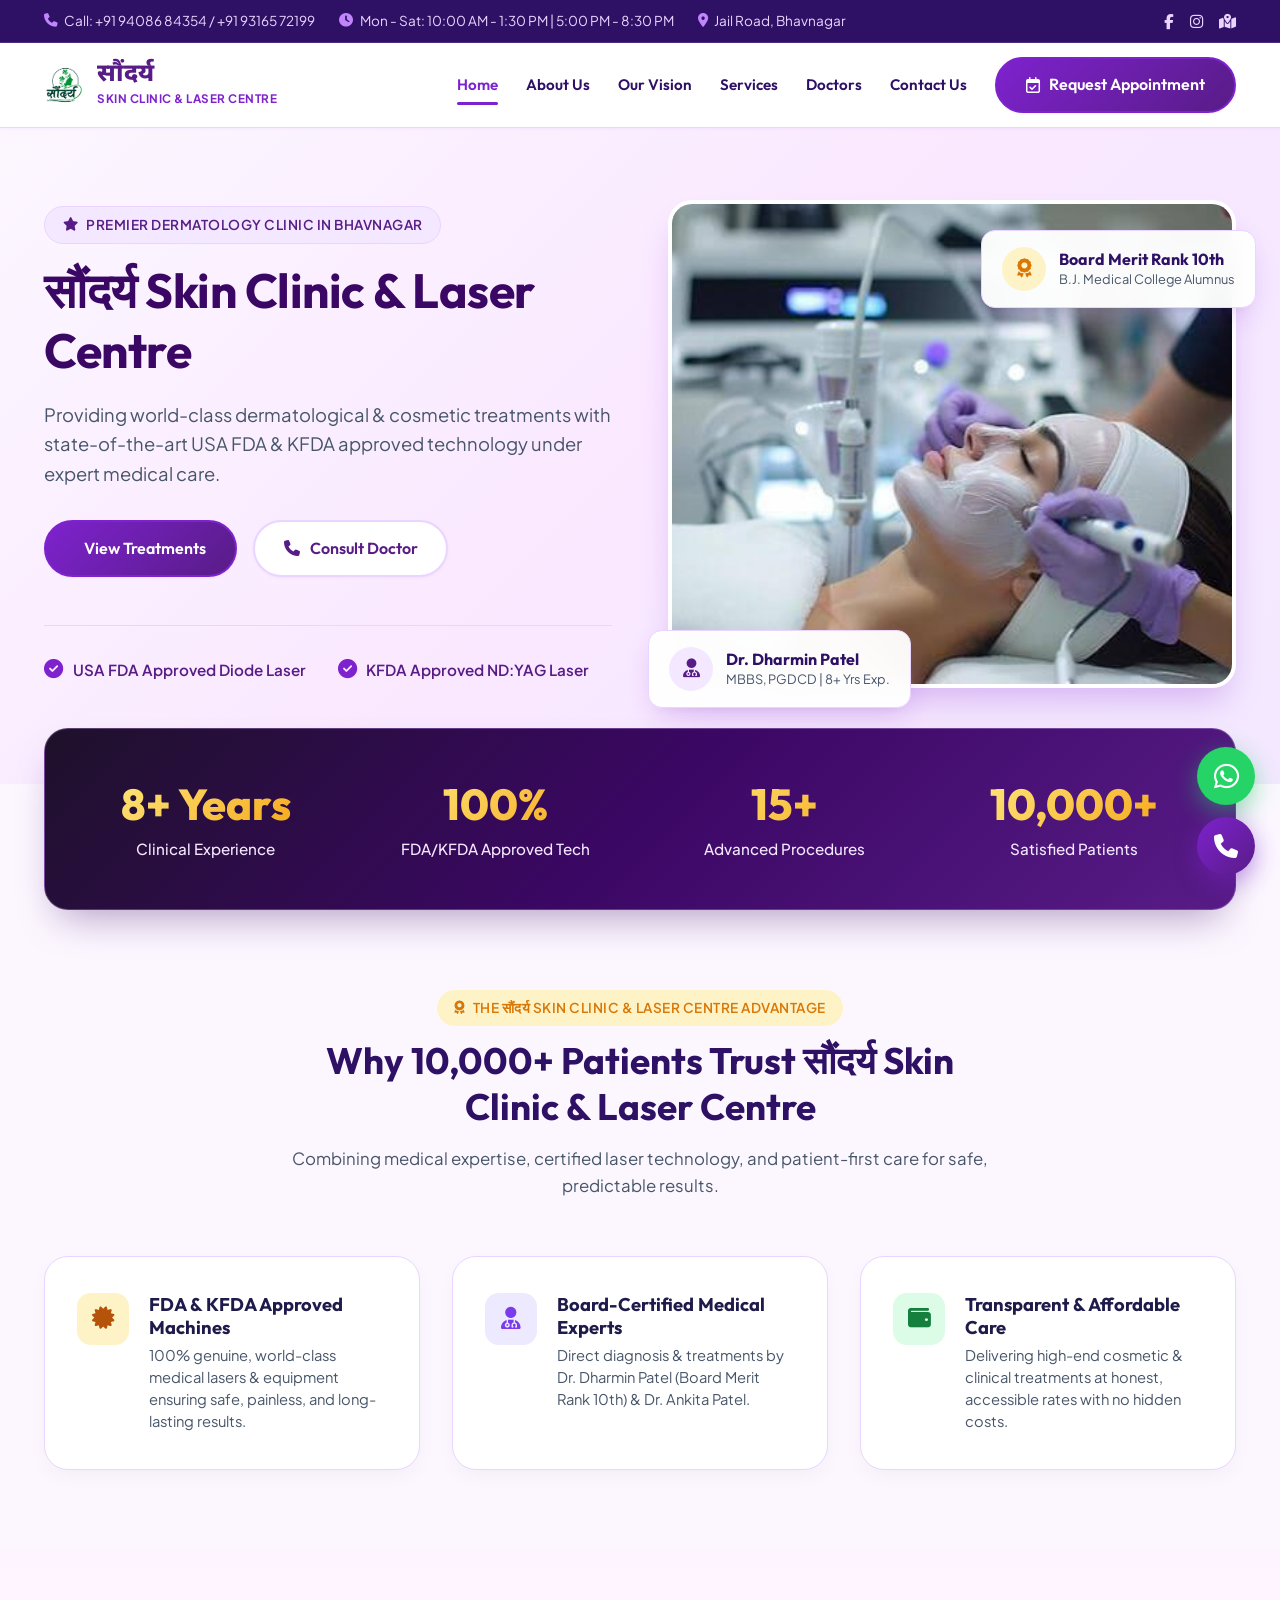
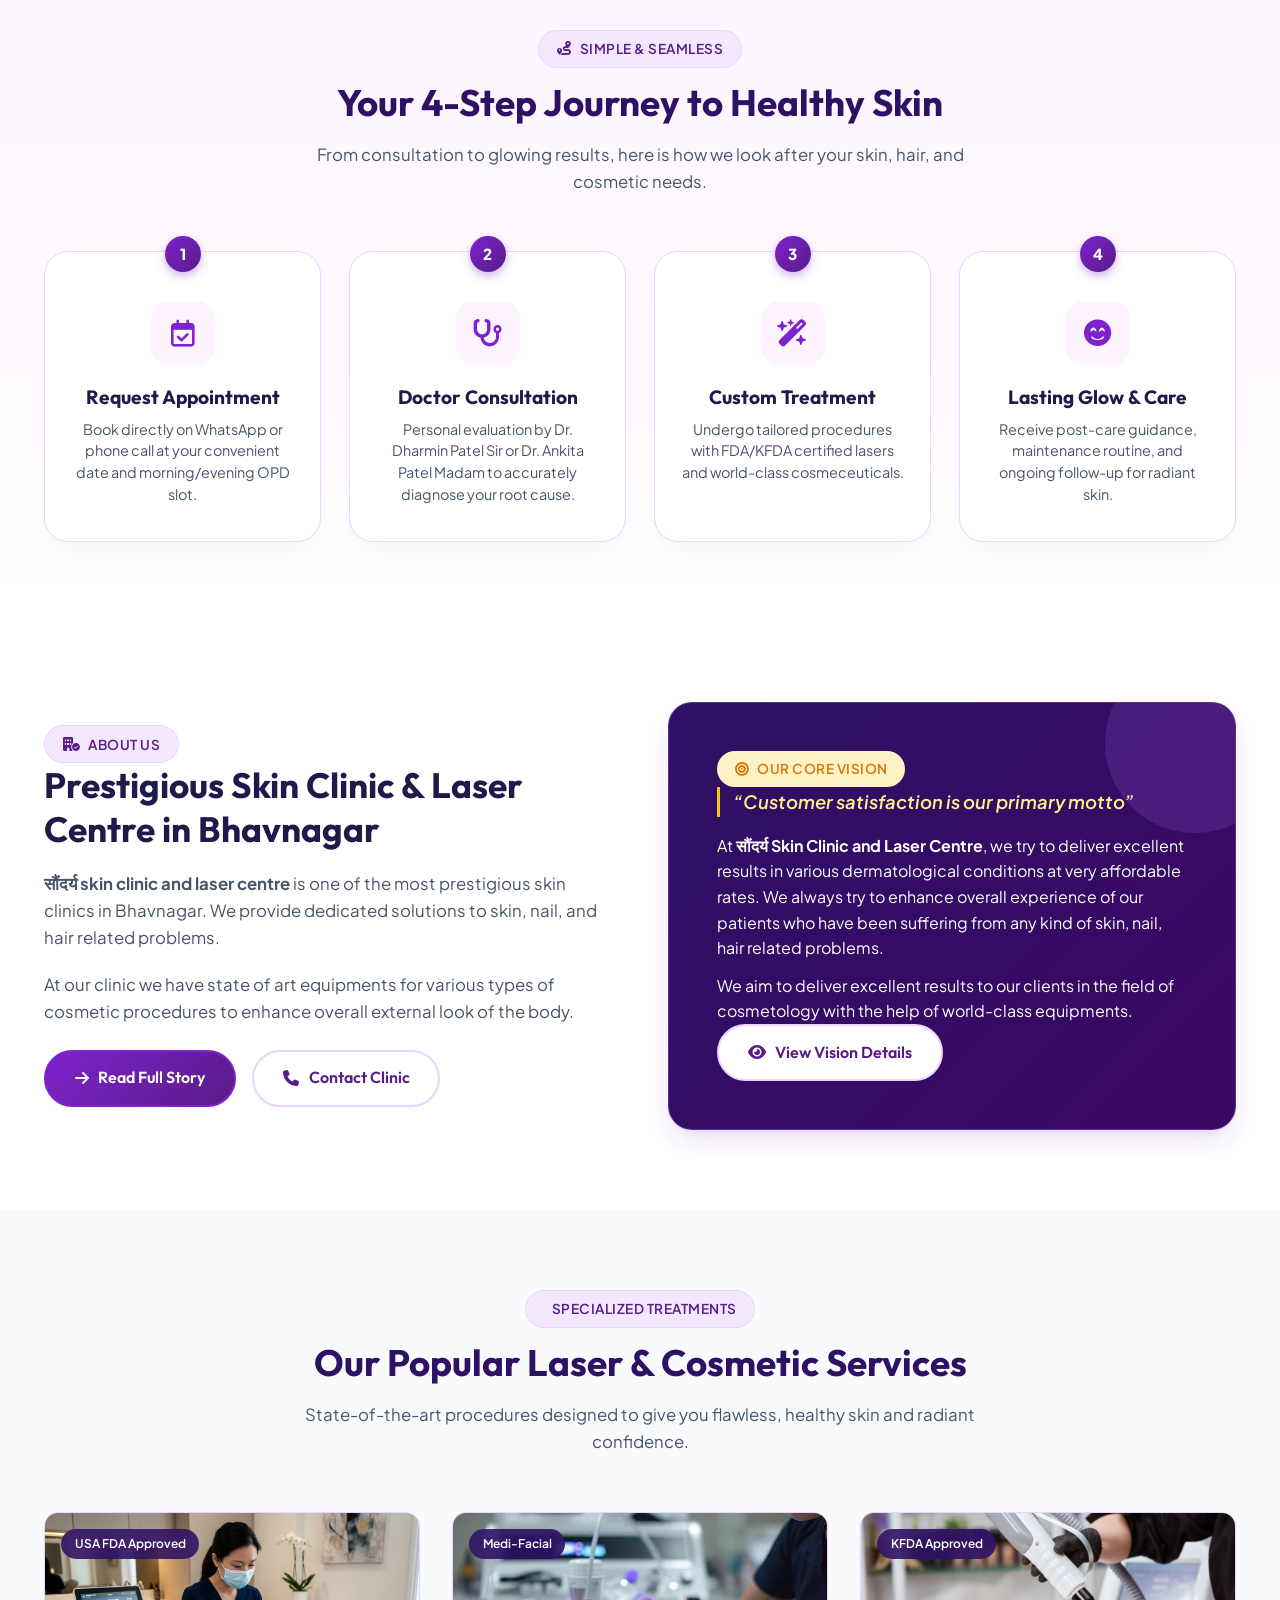
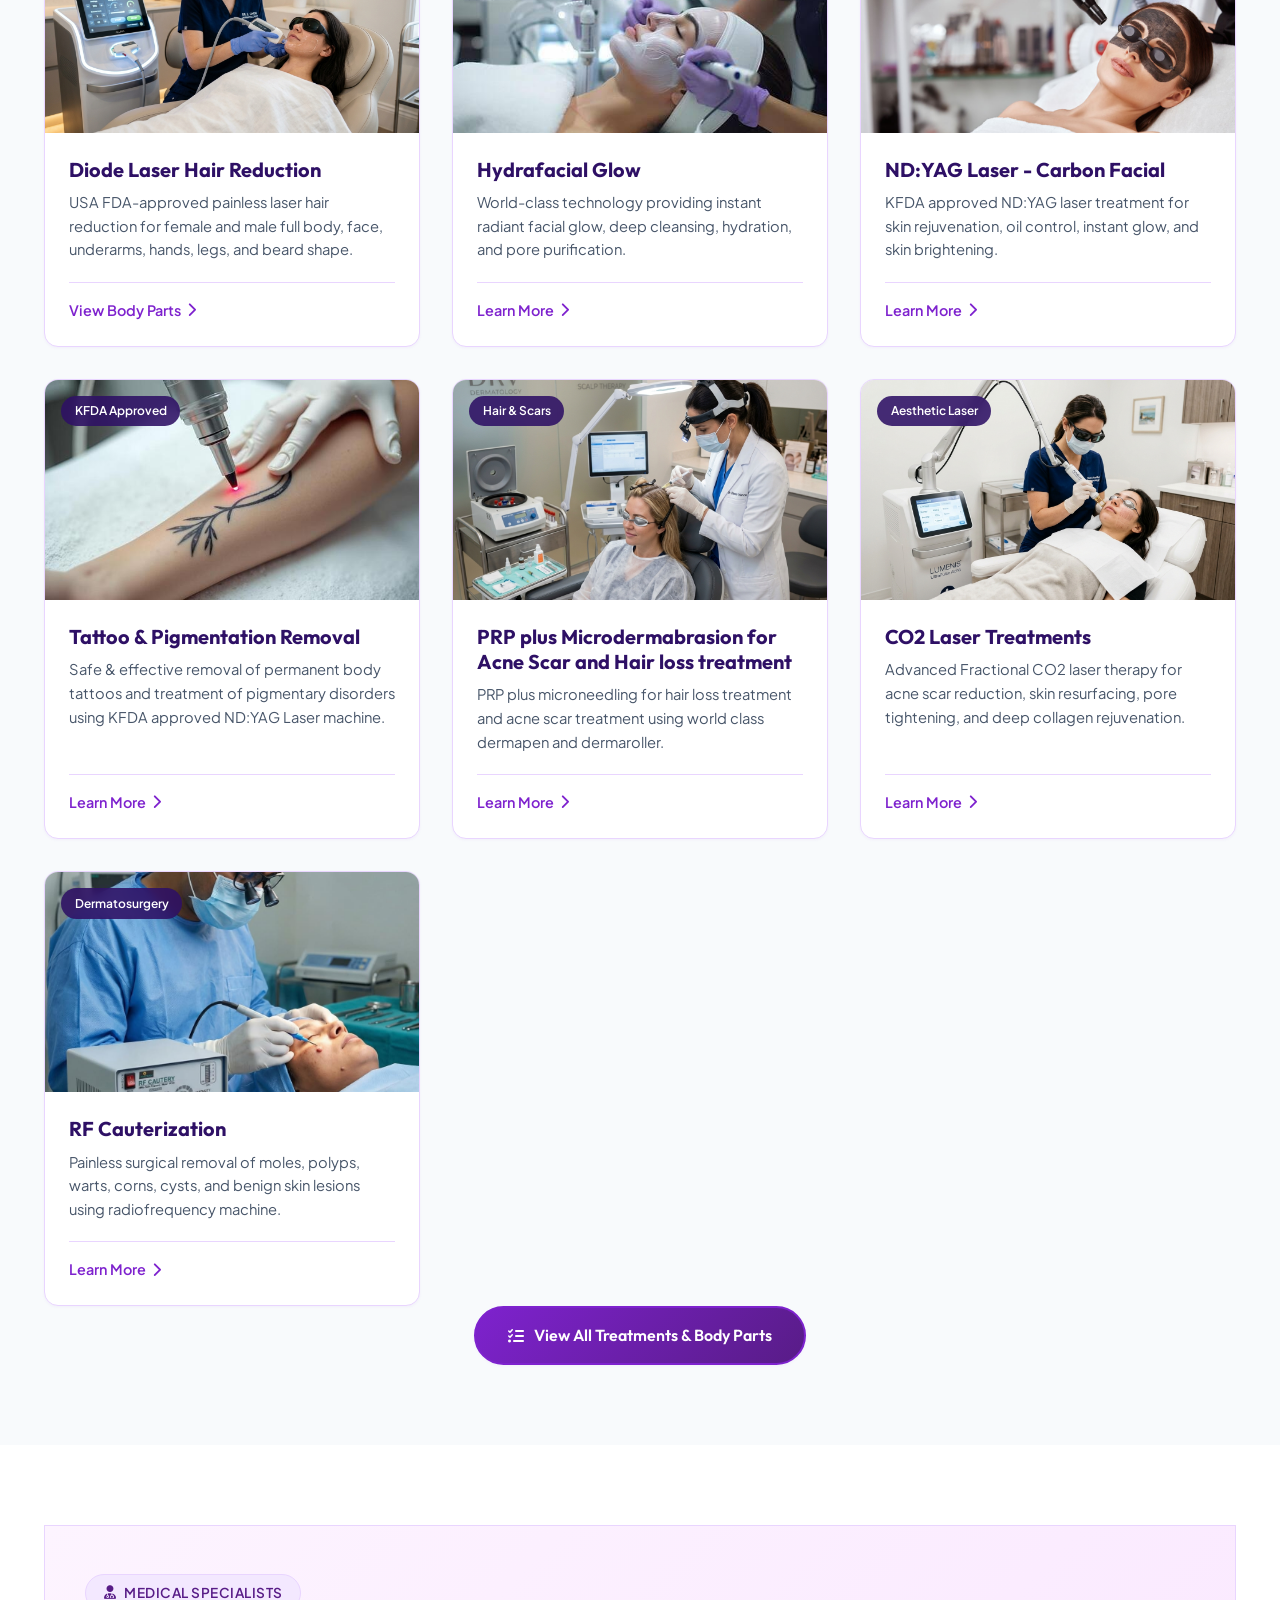
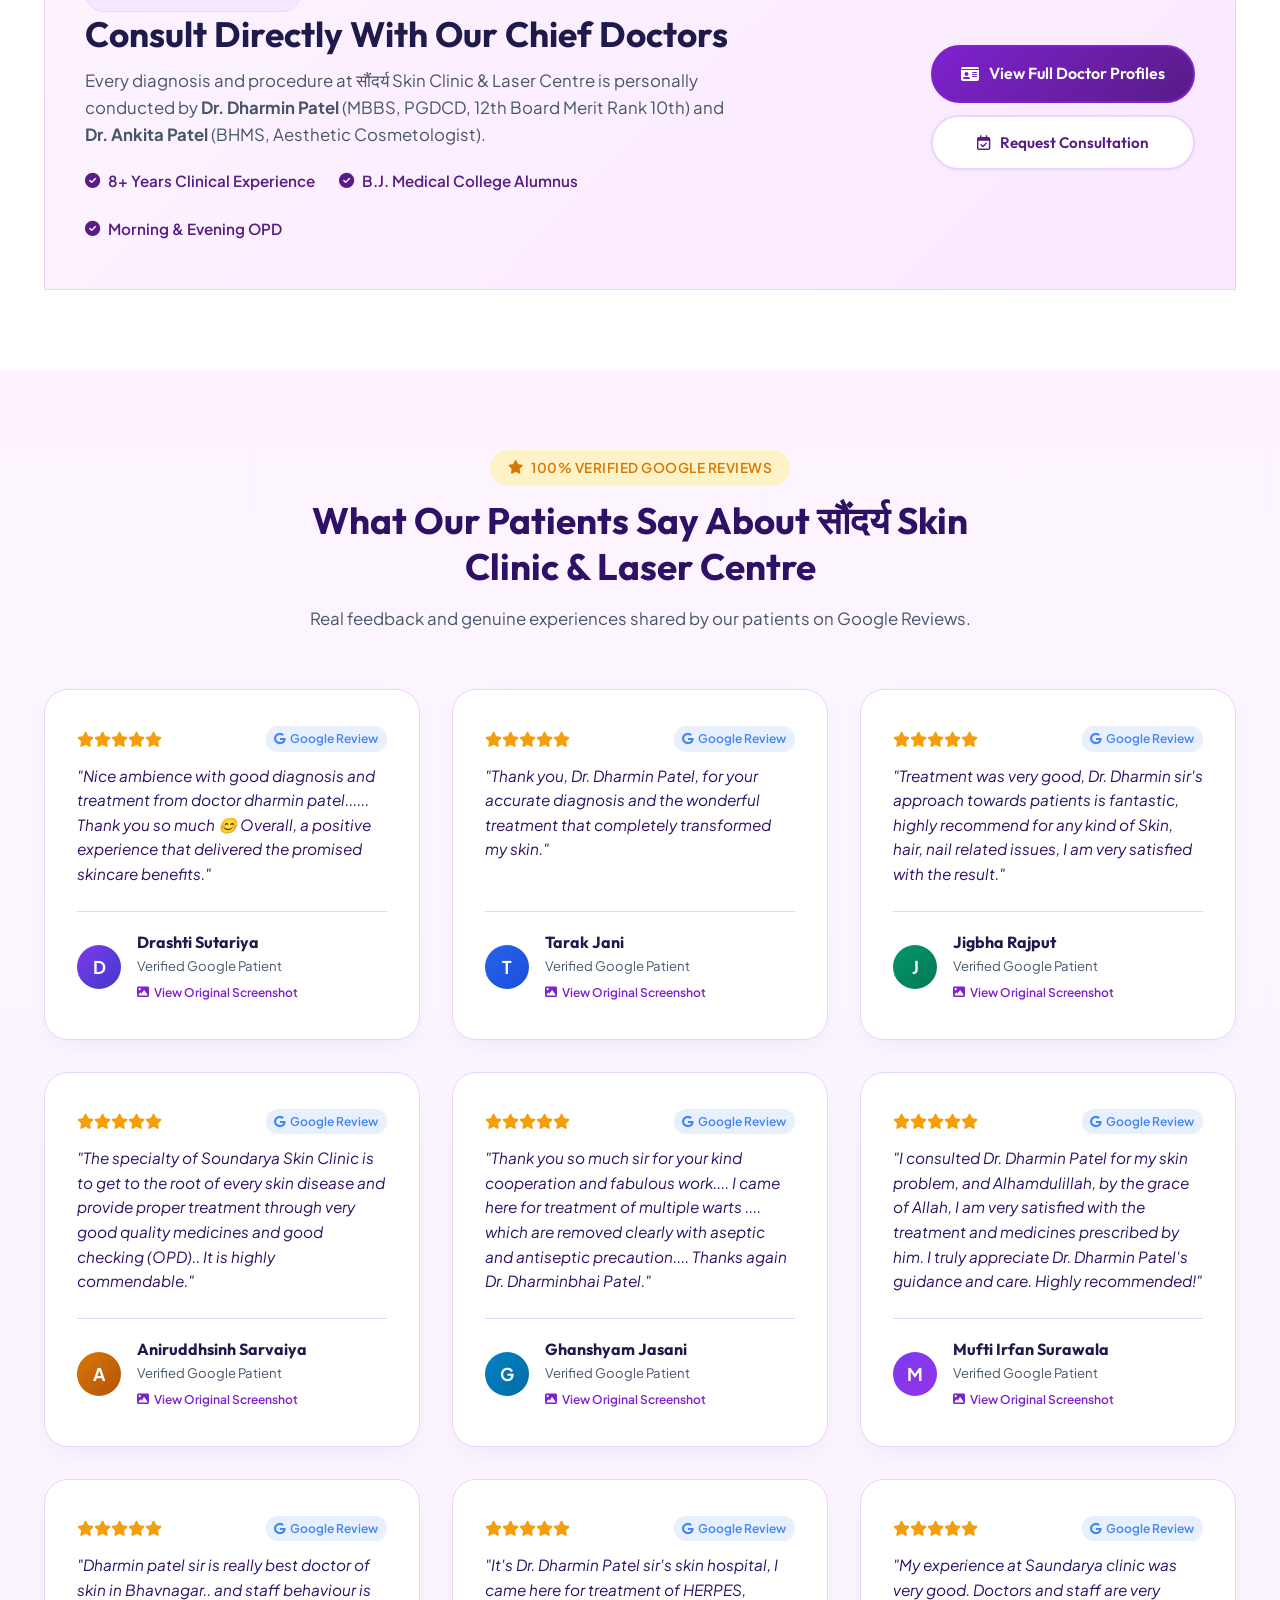
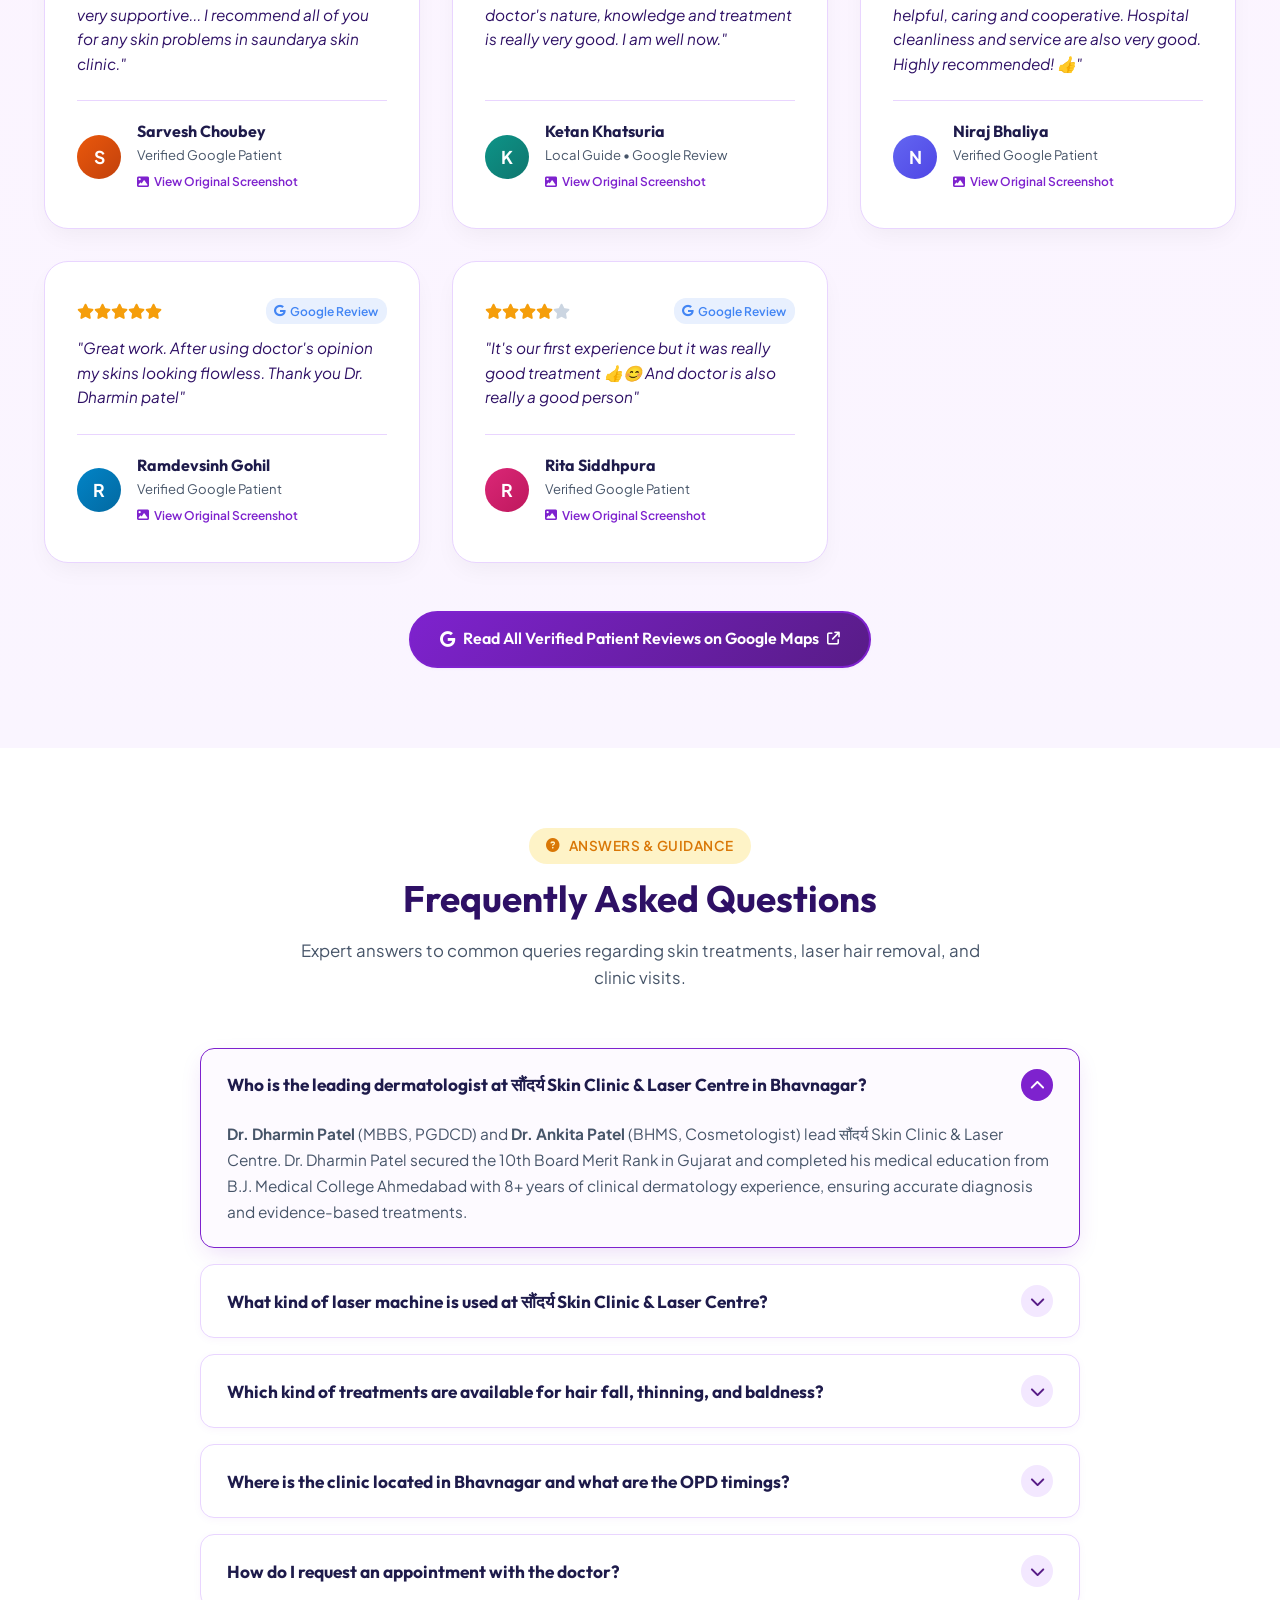
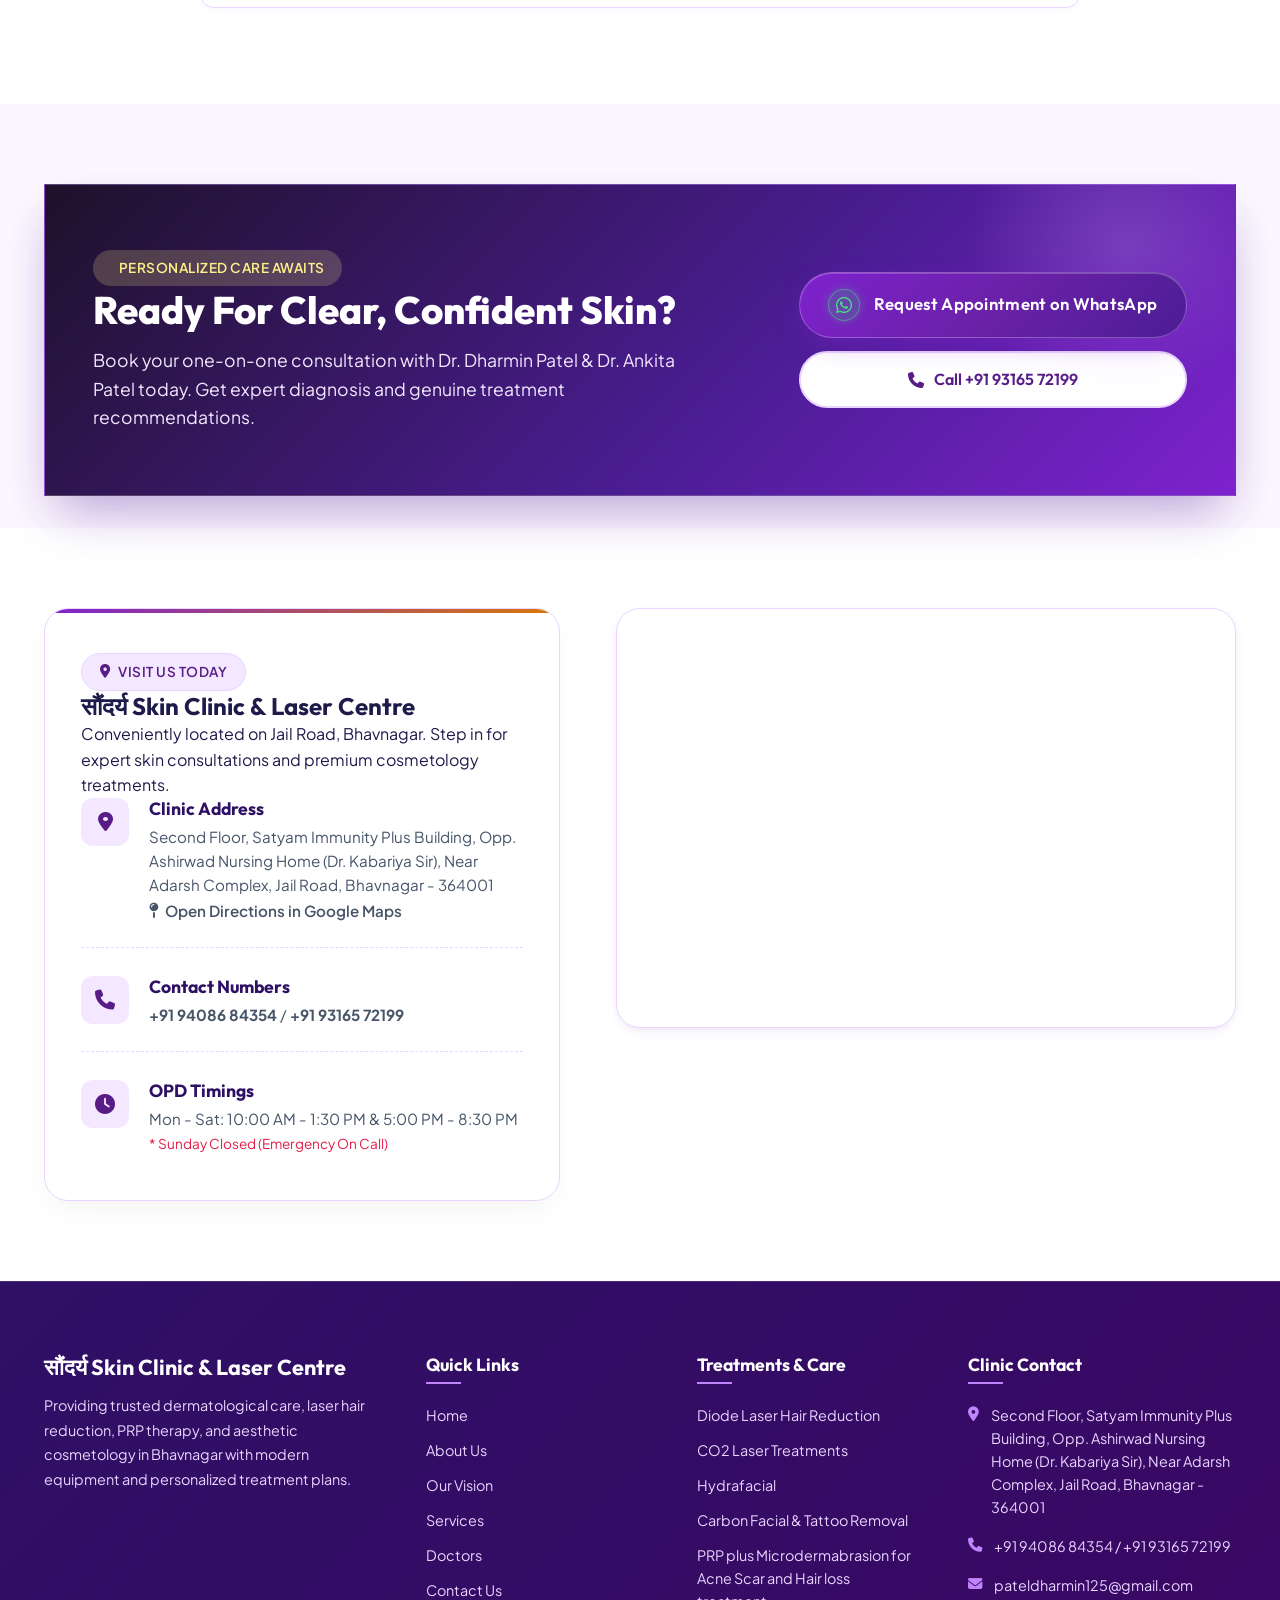
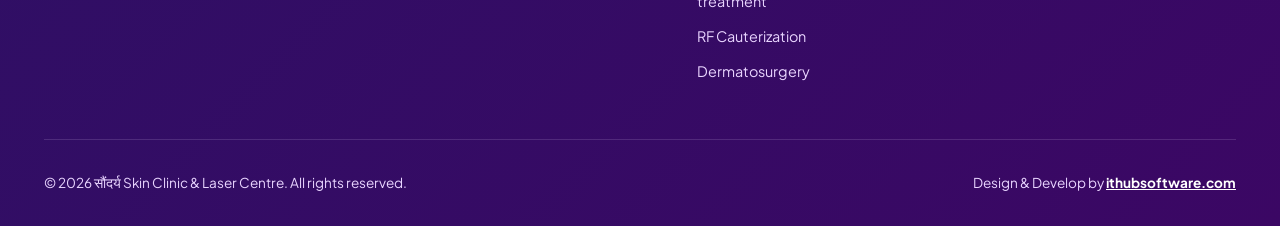
<file: index.html>
<!DOCTYPE html>
<html lang="en">
<head>
  <meta charset="UTF-8">
  <meta name="viewport" content="width=device-width, initial-scale=1.0">
  <title>सौंदर्य Skin Clinic &amp; Laser Centre | Best Dermatologist in Bhavnagar</title>
  <meta name="description" content="सौंदर्य Skin Clinic &amp; Laser Centre in Bhavnagar offers advanced skin care, USA FDA approved Diode laser hair reduction, Fractional CO2 laser treatments, PRP, Hydrafacial, tattoo removal &amp; cosmetology treatments by Dr. Dharmin Patel &amp; Dr. Ankita Patel.">
  <meta name="keywords" content="सौंदर्य Skin Clinic, Saundarya Skin Clinic Bhavnagar, Dr Dharmin Patel, Dr Ankita Patel, Dermatologist in Bhavnagar, Best Skin Specialist Bhavnagar, Skin Doctor Bhavnagar, CO2 Laser Bhavnagar, Fractional CO2 Laser Treatment, Laser Hair Removal Bhavnagar, Diode Laser Bhavnagar, Hydrafacial Bhavnagar, PRP Treatment Bhavnagar, Acne Treatment Bhavnagar, Vitiligo Doctor Bhavnagar, Tattoo Removal Bhavnagar">
  <meta name="author" content="Dr. Dharmin Patel &amp; Dr. Ankita Patel">
  <meta name="robots" content="index, follow, max-image-preview:large, max-snippet:-1, max-video-preview:-1">
  <link rel="canonical" href="https://saundaryaskinclinic.com/">

  <!-- Local SEO & GEO Meta Tags (Generative & Search Engines) -->
  <meta name="geo.region" content="IN-GJ">
  <meta name="geo.placename" content="Bhavnagar, Gujarat, India">
  <meta name="geo.position" content="21.7645;72.1481">
  <meta name="ICBM" content="21.7645, 72.1481">
  <meta name="theme-color" content="#7e22ce">

  <!-- Open Graph / Facebook / WhatsApp (Social SEO & Sharing) -->
  <meta property="og:type" content="website">
  <meta property="og:locale" content="en_IN">
  <meta property="og:url" content="https://saundaryaskinclinic.com/">
  <meta property="og:site_name" content="सौंदर्य Skin Clinic &amp; Laser Centre">
  <meta property="og:title" content="सौंदर्य Skin Clinic &amp; Laser Centre | Best Dermatologist in Bhavnagar">
  <meta property="og:description" content="Premier Dermatology &amp; Cosmetology Clinic in Bhavnagar. Led by Dr. Dharmin Patel (MBBS, PGDCD) &amp; Dr. Ankita Patel (BHMS). Diode Laser, Hydrafacial, PRP &amp; Clinical Dermatology.">
  <meta property="og:image" content="https://saundaryaskinclinic.com/assets/images/hydrafacial.jpg">

  <!-- Twitter Card SEO -->
  <meta name="twitter:card" content="summary_large_image">
  <meta name="twitter:title" content="सौंदर्य Skin Clinic &amp; Laser Centre | Bhavnagar">
  <meta name="twitter:description" content="Advanced clinical skin care, FDA approved Diode laser hair reduction, Hydrafacial, and PRP in Bhavnagar.">
  <meta name="twitter:image" content="https://saundaryaskinclinic.com/assets/images/hydrafacial.jpg">

  <!-- Google Fonts -->
  <link rel="preconnect" href="https://fonts.googleapis.com">
  <link rel="preconnect" href="https://fonts.gstatic.com" crossorigin>
  <link href="https://fonts.googleapis.com/css2?family=Noto+Sans+Devanagari:wght@600;700;800&family=Outfit:wght@400;500;600;700;800&family=Plus+Jakarta+Sans:wght@400;500;600;700&display=swap" rel="stylesheet">
  
  <!-- FontAwesome Icons -->
  <link rel="stylesheet" href="https://cdnjs.cloudflare.com/ajax/libs/font-awesome/6.4.0/css/all.min.css">
  
  <!-- Custom Stylesheet -->
  <link rel="stylesheet" href="assets/css/styles.css">

  <!-- GEO & AEO: Structured JSON-LD Schema (MedicalClinic, Physicians & FAQPage) -->
  <script type="application/ld+json">
  {
    "@context": "https://schema.org",
    "@graph": [
      {
        "@type": ["MedicalClinic", "Dermatology", "LocalBusiness"],
        "@id": "https://saundaryaskinclinic.com/#clinic",
        "name": "सौंदर्य Skin Clinic & Laser Centre",
        "alternateName": [
          "Saundarya Skin Clinic",
          "Saundarya Skin Clinic and Laser Centre Bhavnagar",
          "Soundarya Skin Clinic",
          "सौंदर्य स्किन क्लिनिक"
        ],
        "url": "https://saundaryaskinclinic.com/",
        "logo": "https://saundaryaskinclinic.com/assets/images/logo.png",
        "image": "https://saundaryaskinclinic.com/assets/images/hydrafacial.jpg",
        "description": "Leading Dermatology & Aesthetic Laser Clinic in Bhavnagar offering USA FDA approved Diode laser hair reduction, Hydrafacial, PRP hair loss therapy, tattoo removal, chemical peels, and clinical skin treatments.",
        "telephone": ["+919408684354", "+919316572199"],
        "email": "pateldharmin125@gmail.com",
        "priceRange": "₹₹",
        "currenciesAccepted": "INR",
        "paymentAccepted": "Cash, UPI, Credit Card, Debit Card",
        "address": {
          "@type": "PostalAddress",
          "streetAddress": "Second Floor, Satyam Immunity Plus Building, Opp. Ashirwad Nursing Home (Dr. Kabariya Sir), Near Adarsh Complex, Jail Road",
          "addressLocality": "Bhavnagar",
          "addressRegion": "Gujarat",
          "postalCode": "364001",
          "addressCountry": "IN"
        },
        "geo": {
          "@type": "GeoCoordinates",
          "latitude": 21.7645,
          "longitude": 72.1481
        },
        "hasMap": "https://maps.app.goo.gl/y8NLCc6d5TuVF4Nh9?g_st=ac",
        "openingHoursSpecification": [
          {
            "@type": "OpeningHoursSpecification",
            "dayOfWeek": ["Monday", "Tuesday", "Wednesday", "Thursday", "Friday", "Saturday"],
            "opens": "10:00",
            "closes": "13:30"
          },
          {
            "@type": "OpeningHoursSpecification",
            "dayOfWeek": ["Monday", "Tuesday", "Wednesday", "Thursday", "Friday", "Saturday"],
            "opens": "17:00",
            "closes": "20:30"
          }
        ],
        "sameAs": [
          "https://www.instagram.com/saundaryaskinclinic",
          "https://www.facebook.com/share/1DL5cypHyu/",
          "https://maps.app.goo.gl/y8NLCc6d5TuVF4Nh9?g_st=ac"
        ],
        "medicalSpecialty": [
          "Dermatology",
          "Cosmetology",
          "Trichology"
        ],
        "availableService": [
          {
            "@type": "MedicalProcedure",
            "name": "Diode Laser Hair Reduction (LHR)",
            "description": "Painless permanent body hair reduction with USA FDA approved Diode laser."
          },
          {
            "@type": "MedicalProcedure",
            "name": "Fractional CO2 Laser Treatments",
            "description": "Advanced Fractional CO2 laser for deep acne scar reduction, skin resurfacing, pore tightening, and deep collagen rejuvenation."
          },
          {
            "@type": "MedicalProcedure",
            "name": "Hydrafacial Instant Glow Medi-Facial",
            "description": "Deep cleansing, exfoliation, hydration, and instant radiant glow."
          },
          {
            "@type": "MedicalProcedure",
            "name": "Platelet-Rich Plasma (PRP) Therapy",
            "description": "Autologous PRP therapy for hair fall, alopecia areata, and acne scar rejuvenation."
          },
          {
            "@type": "MedicalProcedure",
            "name": "ND:YAG Carbon Facial & Laser Tattoo Removal",
            "description": "KFDA approved laser treatment for skin brightening, pore minimizing, and tattoo removal."
          },
          {
            "@type": "MedicalProcedure",
            "name": "RF Cauterization & Dermatosurgery",
            "description": "Painless radiofrequency removal of moles, warts, skin tags, and corns."
          }
        ],
        "physician": [
          {
            "@type": "Physician",
            "name": "Dr. Dharmin Patel",
            "jobTitle": "Chief Dermatologist & Managing Director",
            "medicalSpecialty": "Dermatology",
            "description": "MBBS, PGDCD (Pune). 12th Board Merit Rank 10th. Alumnus of B.J. Medical College Ahmedabad with 8+ years of clinical dermatology experience."
          },
          {
            "@type": "Physician",
            "name": "Dr. Ankita Patel",
            "jobTitle": "Chief Cosmetologist",
            "medicalSpecialty": "Cosmetology",
            "description": "B.H.M.S., Aesthetic Cosmetologist specializing in chemical peels, anti-aging therapies, Hydrafacial, and laser cosmetology."
          }
        ]
      },
      {
        "@type": "FAQPage",
        "@id": "https://saundaryaskinclinic.com/#faq",
        "mainEntity": [
          {
            "@type": "Question",
            "name": "Who is the best dermatologist in Bhavnagar for skin and hair treatments?",
            "acceptedAnswer": {
              "@type": "Answer",
              "text": "Dr. Dharmin Patel (MBBS, PGDCD) and Dr. Ankita Patel (BHMS, Cosmetologist) at सौंदर्य Skin Clinic & Laser Centre are widely recognized as leading skin and hair specialists in Bhavnagar. Dr. Dharmin Patel secured 10th Merit Rank in Gujarat Board and completed his medical education from B.J. Medical College, Ahmedabad with 8+ years of specialized clinical experience."
            }
          },
          {
            "@type": "Question",
            "name": "What kind of laser machine is used at सौंदर्य Skin Clinic & Laser Centre Bhavnagar?",
            "acceptedAnswer": {
              "@type": "Answer",
              "text": "सौंदर्य Skin Clinic & Laser Centre uses a genuine USA FDA approved Diode Laser machine for permanent hair reduction and KFDA approved ND:YAG Q-Switched Laser for tattoo and pigmentation removal. Treatments are virtually painless and safe for Indian skin types."
            }
          },
          {
            "@type": "Question",
            "name": "Which kind of treatments are available for hair fall and baldness?",
            "acceptedAnswer": {
              "@type": "Answer",
              "text": "For hair loss and Alopecia Areata, सौंदर्य Skin Clinic & Laser Centre offers Platelet-Rich Plasma (PRP) therapy, trichological root evaluation, medical nutritional therapy, and advanced microneedling for scalp health."
            }
          },
          {
            "@type": "Question",
            "name": "Where is सौंदर्य Skin Clinic & Laser Centre located and what are the clinic hours?",
            "acceptedAnswer": {
              "@type": "Answer",
              "text": "सौंदर्य Skin Clinic & Laser Centre is located at Second Floor, Satyam Immunity Plus Building, Opp. Ashirwad Nursing Home (Dr. Kabariya Sir), Near Adarsh Complex, Jail Road, Bhavnagar - 364001. Clinic OPD timings are Monday to Saturday from 10:00 AM to 1:30 PM and 5:00 PM to 8:30 PM."
            }
          },
          {
            "@type": "Question",
            "name": "How can I request an appointment with the doctor at सौंदर्य Skin Clinic & Laser Centre?",
            "acceptedAnswer": {
              "@type": "Answer",
              "text": "You can request an appointment directly by clicking the 'Request Appointment' button on the website, sending a message on clinic WhatsApp (+91 93165 72199), or calling +91 94086 84354 / +91 93165 72199."
            }
          }
        ]
      }
    ]
  }
  </script>
</head>
<body>

  <!-- Top Contact Bar -->
  <div class="top-bar">
    <div class="container top-bar-flex">
      <div class="top-info">
        <div class="top-info-item">
          <i class="fa-solid fa-phone"></i>
          <span>Call: <a href="tel:9408684354">+91 94086 84354</a> / <a href="tel:9316572199">+91 93165 72199</a></span>
        </div>
        <div class="top-info-item">
          <i class="fa-solid fa-clock"></i>
          <span>Mon - Sat: 10:00 AM - 1:30 PM | 5:00 PM - 8:30 PM</span>
        </div>
        <div class="top-info-item">
          <i class="fa-solid fa-location-dot"></i>
          <span><a href="https://maps.app.goo.gl/y8NLCc6d5TuVF4Nh9?g_st=ac" target="_blank" style="color: inherit; text-decoration: none;">Jail Road, Bhavnagar</a></span>
        </div>
      </div>
      <div class="top-social">
        <a href="https://www.facebook.com/share/1DL5cypHyu/" target="_blank" aria-label="Facebook"><i class="fa-brands fa-facebook-f"></i></a>
        <a href="https://www.instagram.com/saundaryaskinclinic?utm_source=qr&stkn=MWN1OHY0YTkxNTAxeg==" target="_blank" aria-label="Instagram"><i class="fa-brands fa-instagram"></i></a>
        <a href="https://maps.app.goo.gl/y8NLCc6d5TuVF4Nh9?g_st=ac" target="_blank" aria-label="Google Map"><i class="fa-solid fa-map-location-dot"></i></a>
      </div>
    </div>
  </div>

  <!-- Navbar -->
  <nav class="navbar" id="navbar">
    <div class="container navbar-container">
      <a href="index.html" class="logo-brand">
        <img src="assets/images/logo.png" alt="सौंदर्य Logo">
        <div class="logo-text">
          <span class="logo-title">सौंदर्य</span>
          <span class="logo-subtitle">Skin Clinic & Laser Centre</span>
        </div>
      </a>

      <div class="nav-links">
        <a href="index.html" class="nav-link active">Home</a>
        <a href="about.html" class="nav-link">About Us</a>
        <a href="vision.html" class="nav-link">Our Vision</a>
        <a href="services.html" class="nav-link">Services</a>
        <a href="doctors.html" class="nav-link">Doctors</a>
        <a href="contact.html" class="nav-link">Contact Us</a>
        <a href="contact.html#book" class="btn btn-primary btn-sm"><i class="fa-regular fa-calendar-check"></i> Request Appointment</a>
      </div>

      <button class="mobile-toggle" id="mobileToggle" aria-label="Toggle Navigation">
        <i class="fa-solid fa-bars"></i>
      </button>
    </div>
  </nav>

  <!-- Mobile Drawer Menu -->
  <div class="mobile-nav" id="mobileNav">
    <div class="mobile-nav-header">
      <div class="logo-brand">
        <img src="assets/images/logo.png" alt="सौंदर्य Logo">
        <div class="logo-text">
          <span class="logo-title" style="font-size: 1.25rem;">सौंदर्य</span>
          <span class="logo-subtitle" style="font-size: 0.72rem; color: #d8b4fe; display: block;">Skin Clinic &amp; Laser Centre</span>
        </div>
      </div>
      <button class="mobile-close-btn" id="mobileClose"><i class="fa-solid fa-xmark"></i></button>
    </div>
    <div class="mobile-links">
      <a href="index.html" class="mobile-link active">Home</a>
      <a href="about.html" class="mobile-link">About Us</a>
      <a href="vision.html" class="mobile-link">Our Vision</a>
      <a href="services.html" class="mobile-link">Services</a>
      <a href="doctors.html" class="mobile-link">Doctors</a>
      <a href="contact.html" class="mobile-link">Contact Us</a>
      <a href="contact.html#book" class="btn btn-primary mt-3"><i class="fa-regular fa-calendar-check"></i> Request Appointment</a>
    </div>
  </div>
  <div class="overlay" id="overlay"></div>

  <!-- Hero Section -->
  <section class="hero">
    <div class="container hero-grid">
      <div class="hero-content">
        <span class="badge badge-primary"><i class="fa-solid fa-star"></i> Premier Dermatology Clinic in Bhavnagar</span>
        <h1>सौंदर्य Skin Clinic & Laser Centre</h1>
        <p>Providing world-class dermatological & cosmetic treatments with state-of-the-art USA FDA & KFDA approved technology under expert medical care.</p>
        
        <div class="hero-btns">
          <a href="services.html" class="btn btn-primary"><i class="fa-solid fa-sparkles"></i> View Treatments</a>
          <a href="contact.html#book" class="btn btn-secondary"><i class="fa-solid fa-phone"></i> Consult Doctor</a>
        </div>

        <div class="hero-features">
          <div class="hero-feature-item">
            <i class="fa-solid fa-circle-check"></i>
            <span>USA FDA Approved Diode Laser</span>
          </div>
          <div class="hero-feature-item">
            <i class="fa-solid fa-circle-check"></i>
            <span>KFDA Approved ND:YAG Laser</span>
          </div>
        </div>
      </div>

      <div class="hero-image-wrapper">
        <div class="hero-image-card">
          <img src="assets/images/hydrafacial.jpg" alt="Hydrafacial Skin Care Treatment">
        </div>
        
        <div class="hero-float-badge hero-float-1">
          <div class="float-icon"><i class="fa-solid fa-user-doctor"></i></div>
          <div class="float-text">
            <h4>Dr. Dharmin Patel</h4>
            <p>MBBS, PGDCD | 8+ Yrs Exp.</p>
          </div>
        </div>

        <div class="hero-float-badge hero-float-2">
          <div class="float-icon" style="background:#fef3c7; color:#d97706;"><i class="fa-solid fa-award"></i></div>
          <div class="float-text">
            <h4>Board Merit Rank 10th</h4>
            <p>B.J. Medical College Alumnus</p>
          </div>
        </div>
      </div>
    </div>
  </section>

  <!-- Statistics Banner -->
  <div class="container">
    <div class="stats-banner">
      <div class="stats-grid">
        <div class="stat-item">
          <h3>8+ Years</h3>
          <p>Clinical Experience</p>
        </div>
        <div class="stat-item">
          <h3>100%</h3>
          <p>FDA/KFDA Approved Tech</p>
        </div>
        <div class="stat-item">
          <h3>15+</h3>
          <p>Advanced Procedures</p>
        </div>
        <div class="stat-item">
          <h3>10,000+</h3>
          <p>Satisfied Patients</p>
        </div>
      </div>
    </div>
  </div>

  <!-- Trust Pillars Section (Why Choose Us) -->
  <section class="section-padding">
    <div class="container">
      <div class="section-header">
        <span class="badge badge-gold"><i class="fa-solid fa-award"></i> The सौंदर्य Skin Clinic &amp; Laser Centre Advantage</span>
        <h2>Why 10,000+ Patients Trust सौंदर्य Skin Clinic &amp; Laser Centre</h2>
        <p>Combining medical expertise, certified laser technology, and patient-first care for safe, predictable results.</p>
      </div>

      <div class="trust-grid">
        <div class="trust-card">
          <div class="trust-icon-box gold">
            <i class="fa-solid fa-certificate"></i>
          </div>
          <div class="trust-text">
            <h4>FDA & KFDA Approved Machines</h4>
            <p>100% genuine, world-class medical lasers & equipment ensuring safe, painless, and long-lasting results.</p>
          </div>
        </div>

        <div class="trust-card">
          <div class="trust-icon-box purple">
            <i class="fa-solid fa-user-doctor"></i>
          </div>
          <div class="trust-text">
            <h4>Board-Certified Medical Experts</h4>
            <p>Direct diagnosis & treatments by Dr. Dharmin Patel (Board Merit Rank 10th) & Dr. Ankita Patel.</p>
          </div>
        </div>

        <div class="trust-card">
          <div class="trust-icon-box green">
            <i class="fa-solid fa-wallet"></i>
          </div>
          <div class="trust-text">
            <h4>Transparent & Affordable Care</h4>
            <p>Delivering high-end cosmetic & clinical treatments at honest, accessible rates with no hidden costs.</p>
          </div>
        </div>
      </div>
    </div>
  </section>

  <!-- How It Works / 4-Step Patient Journey Section -->
  <section class="section-padding" style="background: linear-gradient(180deg, #fdf4ff 0%, #ffffff 100%);">
    <div class="container">
      <div class="section-header">
        <span class="badge badge-primary"><i class="fa-solid fa-route"></i> Simple & Seamless</span>
        <h2>Your 4-Step Journey to Healthy Skin</h2>
        <p>From consultation to glowing results, here is how we look after your skin, hair, and cosmetic needs.</p>
      </div>

      <div class="process-grid">
        <div class="process-card">
          <div class="process-step-num">1</div>
          <div class="process-icon">
            <i class="fa-regular fa-calendar-check"></i>
          </div>
          <h4>Request Appointment</h4>
          <p>Book directly on WhatsApp or phone call at your convenient date and morning/evening OPD slot.</p>
        </div>

        <div class="process-card">
          <div class="process-step-num">2</div>
          <div class="process-icon">
            <i class="fa-solid fa-stethoscope"></i>
          </div>
          <h4>Doctor Consultation</h4>
          <p>Personal evaluation by Dr. Dharmin Patel Sir or Dr. Ankita Patel Madam to accurately diagnose your root cause.</p>
        </div>

        <div class="process-card">
          <div class="process-step-num">3</div>
          <div class="process-icon">
            <i class="fa-solid fa-wand-magic-sparkles"></i>
          </div>
          <h4>Custom Treatment</h4>
          <p>Undergo tailored procedures with FDA/KFDA certified lasers and world-class cosmeceuticals.</p>
        </div>

        <div class="process-card">
          <div class="process-step-num">4</div>
          <div class="process-icon">
            <i class="fa-solid fa-face-smile-beam"></i>
          </div>
          <h4>Lasting Glow & Care</h4>
          <p>Receive post-care guidance, maintenance routine, and ongoing follow-up for radiant skin.</p>
        </div>
      </div>
    </div>
  </section>

  <!-- About & Vision Section Preview -->
  <section class="section-padding" style="background-color: #ffffff;">
    <div class="container">
      <div class="about-grid">
        <div class="about-content">
          <span class="badge badge-primary"><i class="fa-solid fa-building-circle-check"></i> About Us</span>
          <h2>Prestigious Skin Clinic & Laser Centre in Bhavnagar</h2>
          <p><strong>सौंदर्य skin clinic and laser centre</strong> is one of the most prestigious skin clinics in Bhavnagar. We provide dedicated solutions to skin, nail, and hair related problems.</p>
          <p>At our clinic we have state of art equipments for various types of cosmetic procedures to enhance overall external look of the body.</p>
          <div style="display: flex; gap: 1rem; flex-wrap: wrap; margin-top: 1.5rem;">
            <a href="about.html" class="btn btn-primary"><i class="fa-solid fa-arrow-right"></i> Read Full Story</a>
            <a href="contact.html#book" class="btn btn-secondary"><i class="fa-solid fa-phone"></i> Contact Clinic</a>
          </div>
        </div>

        <div class="vision-card">
          <span class="badge badge-gold mb-3"><i class="fa-solid fa-bullseye"></i> Our Core Vision</span>
          <div style="font-size: 1.15rem; margin-bottom: 1rem; border-left: 3px solid #fbbf24; padding-left: 0.85rem; color: #fef08a; font-style: italic; font-weight: 600;">
            “Customer satisfaction is our primary motto”
          </div>
          <p>At <strong>सौंदर्य Skin Clinic and Laser Centre</strong>, we try to deliver excellent results in various dermatological conditions at very affordable rates. We always try to enhance overall experience of our patients who have been suffering from any kind of skin, nail, hair related problems.</p>
          <p style="margin-top: 0.75rem;">We aim to deliver excellent results to our clients in the field of cosmetology with the help of world-class equipments.</p>
          <a href="vision.html" class="btn btn-secondary btn-sm mt-3"><i class="fa-solid fa-eye"></i> View Vision Details</a>
        </div>
      </div>
    </div>
  </section>

  <!-- Featured Services Showcase -->
  <section class="section-padding" style="background-color: #f8fafc;">
    <div class="container">
      <div class="section-header">
        <span class="badge badge-primary"><i class="fa-solid fa-sparkles"></i> Specialized Treatments</span>
        <h2>Our Popular Laser & Cosmetic Services</h2>
        <p>State-of-the-art procedures designed to give you flawless, healthy skin and radiant confidence.</p>
      </div>

      <div class="cards-grid">
        <!-- Service 1: Diode Laser -->
        <div class="service-card">
          <div class="service-img">
            <img src="assets/images/lhr-clinic-operation.jpg" alt="Diode Laser Hair Reduction">
            <span class="service-category-badge">USA FDA Approved</span>
          </div>
          <div class="service-body">
            <h3>Diode Laser Hair Reduction</h3>
            <p>USA FDA-approved painless laser hair reduction for female and male full body, face, underarms, hands, legs, and beard shape.</p>
            <div class="service-footer">
              <a href="services.html#lhr" class="service-link">View Body Parts <i class="fa-solid fa-chevron-right"></i></a>
            </div>
          </div>
        </div>

        <!-- Service 2: Hydrafacial -->
        <div class="service-card">
          <div class="service-img">
            <img src="assets/images/hydrafacial.jpg" alt="Hydrafacial Treatment">
            <span class="service-category-badge">Medi-Facial</span>
          </div>
          <div class="service-body">
            <h3>Hydrafacial Glow</h3>
            <p>World-class technology providing instant radiant facial glow, deep cleansing, hydration, and pore purification.</p>
            <div class="service-footer">
              <a href="services.html#hydrafacial" class="service-link">Learn More <i class="fa-solid fa-chevron-right"></i></a>
            </div>
          </div>
        </div>

        <!-- Service 3: Carbon Facial -->
        <div class="service-card">
          <div class="service-img">
            <img src="assets/images/carbon-facial.jpg" alt="Carbon Facial ND:YAG">
            <span class="service-category-badge">KFDA Approved</span>
          </div>
          <div class="service-body">
            <h3>ND:YAG Laser - Carbon Facial</h3>
            <p>KFDA approved ND:YAG laser treatment for skin rejuvenation, oil control, instant glow, and skin brightening.</p>
            <div class="service-footer">
              <a href="services.html#carbon" class="service-link">Learn More <i class="fa-solid fa-chevron-right"></i></a>
            </div>
          </div>
        </div>

        <!-- Service 4: Tattoo Removal -->
        <div class="service-card">
          <div class="service-img">
            <img src="assets/images/tattoo-removal.jpg" alt="Laser Tattoo Removal">
            <span class="service-category-badge">KFDA Approved</span>
          </div>
          <div class="service-body">
            <h3>Tattoo &amp; Pigmentation Removal</h3>
            <p>Safe & effective removal of permanent body tattoos and treatment of pigmentary disorders using KFDA approved ND:YAG Laser machine.</p>
            <div class="service-footer">
              <a href="services.html#tattoo" class="service-link">Learn More <i class="fa-solid fa-chevron-right"></i></a>
            </div>
          </div>
        </div>

        <!-- Service 5: PRP Hair Therapy -->
        <div class="service-card">
          <div class="service-img">
            <img src="assets/images/prp-treatment.jpg" alt="PRP Hair Loss Treatment">
            <span class="service-category-badge">Hair & Scars</span>
          </div>
          <div class="service-body">
            <h3>PRP plus Microdermabrasion for Acne Scar and Hair loss treatment</h3>
            <p>PRP plus microneedling for hair loss treatment and acne scar treatment using world class dermapen and dermaroller.</p>
            <div class="service-footer">
              <a href="services.html#prp" class="service-link">Learn More <i class="fa-solid fa-chevron-right"></i></a>
            </div>
          </div>
        </div>

        <!-- Service: CO2 Laser Treatments -->
        <div class="service-card">
          <div class="service-img">
            <img src="assets/images/co2-laser.jpg" alt="CO2 Laser Treatments">
            <span class="service-category-badge">Aesthetic Laser</span>
          </div>
          <div class="service-body">
            <h3>CO2 Laser Treatments</h3>
            <p>Advanced Fractional CO2 laser therapy for acne scar reduction, skin resurfacing, pore tightening, and deep collagen rejuvenation.</p>
            <div class="service-footer">
              <a href="services.html#co2" class="service-link">Learn More <i class="fa-solid fa-chevron-right"></i></a>
            </div>
          </div>
        </div>

        <!-- Service 6: RF Cauterization -->
        <div class="service-card">
          <div class="service-img">
            <img src="assets/images/rf-cauterization.jpg" alt="RF Cauterization Dermatosurgery">
            <span class="service-category-badge">Dermatosurgery</span>
          </div>
          <div class="service-body">
            <h3>RF Cauterization</h3>
            <p>Painless surgical removal of moles, polyps, warts, corns, cysts, and benign skin lesions using radiofrequency machine.</p>
            <div class="service-footer">
              <a href="services.html#rf" class="service-link">Learn More <i class="fa-solid fa-chevron-right"></i></a>
            </div>
          </div>
        </div>
      </div>

      <div class="text-center mt-5" style="text-align: center;">
        <a href="services.html" class="btn btn-primary" style="padding: 0.9rem 2rem;"><i class="fa-solid fa-list-check"></i> View All Treatments & Body Parts</a>
      </div>
    </div>
  </section>

  <!-- Doctor Consultation Spotlight Strip (Directs to doctors.html) -->
  <section class="section-padding" style="background-color: #ffffff;">
    <div class="container">
      <div style="background: linear-gradient(135deg, #fdf4ff 0%, #fae8ff 100%); border: 1px solid var(--border-color); border-radius: var(--radius-xl); padding: 3rem 2.5rem; display: flex; align-items: center; justify-content: space-between; gap: 2.5rem; flex-wrap: wrap;">
        <div style="max-width: 650px;">
          <span class="badge badge-primary mb-2"><i class="fa-solid fa-user-doctor"></i> Medical Specialists</span>
          <h2 style="font-size: 2.2rem; color: var(--dark); margin-bottom: 0.75rem;">Consult Directly With Our Chief Doctors</h2>
          <p style="color: var(--slate); font-size: 1.05rem; line-height: 1.6; margin: 0;">
            Every diagnosis and procedure at सौंदर्य Skin Clinic &amp; Laser Centre is personally conducted by <strong>Dr. Dharmin Patel</strong> (MBBS, PGDCD, 12th Board Merit Rank 10th) and <strong>Dr. Ankita Patel</strong> (BHMS, Aesthetic Cosmetologist).
          </p>
          <div style="display: flex; gap: 1.5rem; margin-top: 1.25rem; flex-wrap: wrap;">
            <div style="display: flex; align-items: center; gap: 0.5rem; font-weight: 600; color: var(--primary-dark); font-size: 0.95rem;">
              <i class="fa-solid fa-circle-check text-primary"></i> 8+ Years Clinical Experience
            </div>
            <div style="display: flex; align-items: center; gap: 0.5rem; font-weight: 600; color: var(--primary-dark); font-size: 0.95rem;">
              <i class="fa-solid fa-circle-check text-primary"></i> B.J. Medical College Alumnus
            </div>
            <div style="display: flex; align-items: center; gap: 0.5rem; font-weight: 600; color: var(--primary-dark); font-size: 0.95rem;">
              <i class="fa-solid fa-circle-check text-primary"></i> Morning & Evening OPD
            </div>
          </div>
        </div>

        <div style="display: flex; flex-direction: column; gap: 0.75rem;">
          <a href="doctors.html" class="btn btn-primary" style="padding: 0.9rem 1.75rem; font-size: 1rem; text-align: center;">
            <i class="fa-solid fa-id-card"></i> View Full Doctor Profiles
          </a>
          <a href="contact.html#book" class="btn btn-secondary" style="padding: 0.85rem 1.75rem; font-size: 0.95rem; text-align: center;">
            <i class="fa-regular fa-calendar-check"></i> Request Consultation
          </a>
        </div>
      </div>
    </div>
  </section>

  <!-- Real Patient Testimonials Section -->
  <section class="section-padding" style="background: linear-gradient(180deg, #fdf4ff 0%, #faf5ff 100%);">
    <div class="container">
      <div class="section-header">
        <span class="badge badge-gold"><i class="fa-solid fa-star"></i> 100% Verified Google Reviews</span>
        <h2>What Our Patients Say About सौंदर्य Skin Clinic &amp; Laser Centre</h2>
        <p>Real feedback and genuine experiences shared by our patients on Google Reviews.</p>
      </div>

      <div class="reviews-grid">
        <!-- Real Review 1: Drashti Sutariya -->
        <div class="review-card">
          <div>
            <div style="display: flex; justify-content: space-between; align-items: center; margin-bottom: 0.75rem;">
              <div class="review-stars" style="margin-bottom: 0;">
                <i class="fa-solid fa-star"></i><i class="fa-solid fa-star"></i><i class="fa-solid fa-star"></i><i class="fa-solid fa-star"></i><i class="fa-solid fa-star"></i>
              </div>
              <span style="display: inline-flex; align-items: center; gap: 0.3rem; font-size: 0.75rem; font-weight: 600; color: #4285F4; background: #e8f0fe; padding: 0.2rem 0.55rem; border-radius: 12px;">
                <i class="fa-brands fa-google"></i> Google Review
              </span>
            </div>
            <p class="review-quote">
              "Nice ambience with good diagnosis and treatment from doctor dharmin patel...... Thank you so much 😊 Overall, a positive experience that delivered the promised skincare benefits."
            </p>
          </div>
          <div class="review-author">
            <div class="author-avatar" style="background: linear-gradient(135deg, #7c3aed 0%, #4338ca 100%);">D</div>
            <div class="author-info" style="flex: 1;">
              <h5>Drashti Sutariya</h5>
              <span>Verified Google Patient</span>
              <div>
                <a href="assets/images/reviews/drashti-sutariya.jpeg" target="_blank" rel="noopener noreferrer" style="display: inline-flex; align-items: center; gap: 0.3rem; font-size: 0.75rem; color: var(--primary); text-decoration: none; font-weight: 600; margin-top: 0.25rem;">
                  <i class="fa-solid fa-image"></i> View Original Screenshot
                </a>
              </div>
            </div>
          </div>
        </div>

        <!-- Real Review 2: Tarak Jani -->
        <div class="review-card">
          <div>
            <div style="display: flex; justify-content: space-between; align-items: center; margin-bottom: 0.75rem;">
              <div class="review-stars" style="margin-bottom: 0;">
                <i class="fa-solid fa-star"></i><i class="fa-solid fa-star"></i><i class="fa-solid fa-star"></i><i class="fa-solid fa-star"></i><i class="fa-solid fa-star"></i>
              </div>
              <span style="display: inline-flex; align-items: center; gap: 0.3rem; font-size: 0.75rem; font-weight: 600; color: #4285F4; background: #e8f0fe; padding: 0.2rem 0.55rem; border-radius: 12px;">
                <i class="fa-brands fa-google"></i> Google Review
              </span>
            </div>
            <p class="review-quote">
              "Thank you, Dr. Dharmin Patel, for your accurate diagnosis and the wonderful treatment that completely transformed my skin."
            </p>
          </div>
          <div class="review-author">
            <div class="author-avatar" style="background: linear-gradient(135deg, #2563eb 0%, #1d4ed8 100%);">T</div>
            <div class="author-info" style="flex: 1;">
              <h5>Tarak Jani</h5>
              <span>Verified Google Patient</span>
              <div>
                <a href="assets/images/reviews/tarak-jani.jpeg" target="_blank" rel="noopener noreferrer" style="display: inline-flex; align-items: center; gap: 0.3rem; font-size: 0.75rem; color: var(--primary); text-decoration: none; font-weight: 600; margin-top: 0.25rem;">
                  <i class="fa-solid fa-image"></i> View Original Screenshot
                </a>
              </div>
            </div>
          </div>
        </div>

        <!-- Real Review 3: Jigbha Rajput -->
        <div class="review-card">
          <div>
            <div style="display: flex; justify-content: space-between; align-items: center; margin-bottom: 0.75rem;">
              <div class="review-stars" style="margin-bottom: 0;">
                <i class="fa-solid fa-star"></i><i class="fa-solid fa-star"></i><i class="fa-solid fa-star"></i><i class="fa-solid fa-star"></i><i class="fa-solid fa-star"></i>
              </div>
              <span style="display: inline-flex; align-items: center; gap: 0.3rem; font-size: 0.75rem; font-weight: 600; color: #4285F4; background: #e8f0fe; padding: 0.2rem 0.55rem; border-radius: 12px;">
                <i class="fa-brands fa-google"></i> Google Review
              </span>
            </div>
            <p class="review-quote">
              "Treatment was very good, Dr. Dharmin sir's approach towards patients is fantastic, highly recommend for any kind of Skin, hair, nail related issues, I am very satisfied with the result."
            </p>
          </div>
          <div class="review-author">
            <div class="author-avatar" style="background: linear-gradient(135deg, #059669 0%, #047857 100%);">J</div>
            <div class="author-info" style="flex: 1;">
              <h5>Jigbha Rajput</h5>
              <span>Verified Google Patient</span>
              <div>
                <a href="assets/images/reviews/jigbha-rajput.jpeg" target="_blank" rel="noopener noreferrer" style="display: inline-flex; align-items: center; gap: 0.3rem; font-size: 0.75rem; color: var(--primary); text-decoration: none; font-weight: 600; margin-top: 0.25rem;">
                  <i class="fa-solid fa-image"></i> View Original Screenshot
                </a>
              </div>
            </div>
          </div>
        </div>

        <!-- Real Review 4: Aniruddhsinh Sarvaiya -->
        <div class="review-card">
          <div>
            <div style="display: flex; justify-content: space-between; align-items: center; margin-bottom: 0.75rem;">
              <div class="review-stars" style="margin-bottom: 0;">
                <i class="fa-solid fa-star"></i><i class="fa-solid fa-star"></i><i class="fa-solid fa-star"></i><i class="fa-solid fa-star"></i><i class="fa-solid fa-star"></i>
              </div>
              <span style="display: inline-flex; align-items: center; gap: 0.3rem; font-size: 0.75rem; font-weight: 600; color: #4285F4; background: #e8f0fe; padding: 0.2rem 0.55rem; border-radius: 12px;">
                <i class="fa-brands fa-google"></i> Google Review
              </span>
            </div>
            <p class="review-quote">
              "The specialty of Soundarya Skin Clinic is to get to the root of every skin disease and provide proper treatment through very good quality medicines and good checking (OPD).. It is highly commendable."
            </p>
          </div>
          <div class="review-author">
            <div class="author-avatar" style="background: linear-gradient(135deg, #d97706 0%, #b45309 100%);">A</div>
            <div class="author-info" style="flex: 1;">
              <h5>Aniruddhsinh Sarvaiya</h5>
              <span>Verified Google Patient</span>
              <div>
                <a href="assets/images/reviews/aniruddhsinh-sarvaiya.jpeg" target="_blank" rel="noopener noreferrer" style="display: inline-flex; align-items: center; gap: 0.3rem; font-size: 0.75rem; color: var(--primary); text-decoration: none; font-weight: 600; margin-top: 0.25rem;">
                  <i class="fa-solid fa-image"></i> View Original Screenshot
                </a>
              </div>
            </div>
          </div>
        </div>

        <!-- Real Review 5: Ghanshyam Jasani -->
        <div class="review-card">
          <div>
            <div style="display: flex; justify-content: space-between; align-items: center; margin-bottom: 0.75rem;">
              <div class="review-stars" style="margin-bottom: 0;">
                <i class="fa-solid fa-star"></i><i class="fa-solid fa-star"></i><i class="fa-solid fa-star"></i><i class="fa-solid fa-star"></i><i class="fa-solid fa-star"></i>
              </div>
              <span style="display: inline-flex; align-items: center; gap: 0.3rem; font-size: 0.75rem; font-weight: 600; color: #4285F4; background: #e8f0fe; padding: 0.2rem 0.55rem; border-radius: 12px;">
                <i class="fa-brands fa-google"></i> Google Review
              </span>
            </div>
            <p class="review-quote">
              "Thank you so much sir for your kind cooperation and fabulous work.... I came here for treatment of multiple warts .... which are removed clearly with aseptic and antiseptic precaution.... Thanks again Dr. Dharminbhai Patel."
            </p>
          </div>
          <div class="review-author">
            <div class="author-avatar" style="background: linear-gradient(135deg, #0284c7 0%, #0369a1 100%);">G</div>
            <div class="author-info" style="flex: 1;">
              <h5>Ghanshyam Jasani</h5>
              <span>Verified Google Patient</span>
              <div>
                <a href="assets/images/reviews/ghanshyam-jasani.jpeg" target="_blank" rel="noopener noreferrer" style="display: inline-flex; align-items: center; gap: 0.3rem; font-size: 0.75rem; color: var(--primary); text-decoration: none; font-weight: 600; margin-top: 0.25rem;">
                  <i class="fa-solid fa-image"></i> View Original Screenshot
                </a>
              </div>
            </div>
          </div>
        </div>

        <!-- Real Review 6: Mufti Irfan Surawala -->
        <div class="review-card">
          <div>
            <div style="display: flex; justify-content: space-between; align-items: center; margin-bottom: 0.75rem;">
              <div class="review-stars" style="margin-bottom: 0;">
                <i class="fa-solid fa-star"></i><i class="fa-solid fa-star"></i><i class="fa-solid fa-star"></i><i class="fa-solid fa-star"></i><i class="fa-solid fa-star"></i>
              </div>
              <span style="display: inline-flex; align-items: center; gap: 0.3rem; font-size: 0.75rem; font-weight: 600; color: #4285F4; background: #e8f0fe; padding: 0.2rem 0.55rem; border-radius: 12px;">
                <i class="fa-brands fa-google"></i> Google Review
              </span>
            </div>
            <p class="review-quote">
              "I consulted Dr. Dharmin Patel for my skin problem, and Alhamdulillah, by the grace of Allah, I am very satisfied with the treatment and medicines prescribed by him. I truly appreciate Dr. Dharmin Patel's guidance and care. Highly recommended!"
            </p>
          </div>
          <div class="review-author">
            <div class="author-avatar" style="background: linear-gradient(135deg, #7c3aed 0%, #9333ea 100%);">M</div>
            <div class="author-info" style="flex: 1;">
              <h5>Mufti Irfan Surawala</h5>
              <span>Verified Google Patient</span>
              <div>
                <a href="assets/images/reviews/mufti-irfan-surawala.jpeg" target="_blank" rel="noopener noreferrer" style="display: inline-flex; align-items: center; gap: 0.3rem; font-size: 0.75rem; color: var(--primary); text-decoration: none; font-weight: 600; margin-top: 0.25rem;">
                  <i class="fa-solid fa-image"></i> View Original Screenshot
                </a>
              </div>
            </div>
          </div>
        </div>

        <!-- Real Review 7: Sarvesh Choubey -->
        <div class="review-card">
          <div>
            <div style="display: flex; justify-content: space-between; align-items: center; margin-bottom: 0.75rem;">
              <div class="review-stars" style="margin-bottom: 0;">
                <i class="fa-solid fa-star"></i><i class="fa-solid fa-star"></i><i class="fa-solid fa-star"></i><i class="fa-solid fa-star"></i><i class="fa-solid fa-star"></i>
              </div>
              <span style="display: inline-flex; align-items: center; gap: 0.3rem; font-size: 0.75rem; font-weight: 600; color: #4285F4; background: #e8f0fe; padding: 0.2rem 0.55rem; border-radius: 12px;">
                <i class="fa-brands fa-google"></i> Google Review
              </span>
            </div>
            <p class="review-quote">
              "Dharmin patel sir is really best doctor of skin in Bhavnagar.. and staff behaviour is very supportive... I recommend all of you for any skin problems in saundarya skin clinic."
            </p>
          </div>
          <div class="review-author">
            <div class="author-avatar" style="background: linear-gradient(135deg, #ea580c 0%, #c2410c 100%);">S</div>
            <div class="author-info" style="flex: 1;">
              <h5>Sarvesh Choubey</h5>
              <span>Verified Google Patient</span>
              <div>
                <a href="assets/images/reviews/sarvesh-choubey.jpeg" target="_blank" rel="noopener noreferrer" style="display: inline-flex; align-items: center; gap: 0.3rem; font-size: 0.75rem; color: var(--primary); text-decoration: none; font-weight: 600; margin-top: 0.25rem;">
                  <i class="fa-solid fa-image"></i> View Original Screenshot
                </a>
              </div>
            </div>
          </div>
        </div>

        <!-- Real Review 8: Ketan Khatsuria -->
        <div class="review-card">
          <div>
            <div style="display: flex; justify-content: space-between; align-items: center; margin-bottom: 0.75rem;">
              <div class="review-stars" style="margin-bottom: 0;">
                <i class="fa-solid fa-star"></i><i class="fa-solid fa-star"></i><i class="fa-solid fa-star"></i><i class="fa-solid fa-star"></i><i class="fa-solid fa-star"></i>
              </div>
              <span style="display: inline-flex; align-items: center; gap: 0.3rem; font-size: 0.75rem; font-weight: 600; color: #4285F4; background: #e8f0fe; padding: 0.2rem 0.55rem; border-radius: 12px;">
                <i class="fa-brands fa-google"></i> Google Review
              </span>
            </div>
            <p class="review-quote">
              "It's Dr. Dharmin Patel sir's skin hospital, I came here for treatment of HERPES, doctor's nature, knowledge and treatment is really very good. I am well now."
            </p>
          </div>
          <div class="review-author">
            <div class="author-avatar" style="background: linear-gradient(135deg, #0d9488 0%, #0f766e 100%);">K</div>
            <div class="author-info" style="flex: 1;">
              <h5>Ketan Khatsuria</h5>
              <span>Local Guide • Google Review</span>
              <div>
                <a href="assets/images/reviews/ketan-khatsuria.jpeg" target="_blank" rel="noopener noreferrer" style="display: inline-flex; align-items: center; gap: 0.3rem; font-size: 0.75rem; color: var(--primary); text-decoration: none; font-weight: 600; margin-top: 0.25rem;">
                  <i class="fa-solid fa-image"></i> View Original Screenshot
                </a>
              </div>
            </div>
          </div>
        </div>

        <!-- Real Review 9: Niraj Bhaliya -->
        <div class="review-card">
          <div>
            <div style="display: flex; justify-content: space-between; align-items: center; margin-bottom: 0.75rem;">
              <div class="review-stars" style="margin-bottom: 0;">
                <i class="fa-solid fa-star"></i><i class="fa-solid fa-star"></i><i class="fa-solid fa-star"></i><i class="fa-solid fa-star"></i><i class="fa-solid fa-star"></i>
              </div>
              <span style="display: inline-flex; align-items: center; gap: 0.3rem; font-size: 0.75rem; font-weight: 600; color: #4285F4; background: #e8f0fe; padding: 0.2rem 0.55rem; border-radius: 12px;">
                <i class="fa-brands fa-google"></i> Google Review
              </span>
            </div>
            <p class="review-quote">
              "My experience at Saundarya clinic was very good. Doctors and staff are very helpful, caring and cooperative. Hospital cleanliness and service are also very good. Highly recommended! 👍"
            </p>
          </div>
          <div class="review-author">
            <div class="author-avatar" style="background: linear-gradient(135deg, #6366f1 0%, #4f46e5 100%);">N</div>
            <div class="author-info" style="flex: 1;">
              <h5>Niraj Bhaliya</h5>
              <span>Verified Google Patient</span>
              <div>
                <a href="assets/images/reviews/niraj-bhaliya.jpeg" target="_blank" rel="noopener noreferrer" style="display: inline-flex; align-items: center; gap: 0.3rem; font-size: 0.75rem; color: var(--primary); text-decoration: none; font-weight: 600; margin-top: 0.25rem;">
                  <i class="fa-solid fa-image"></i> View Original Screenshot
                </a>
              </div>
            </div>
          </div>
        </div>

        <!-- Real Review 10: Ramdevsinh Gohil -->
        <div class="review-card">
          <div>
            <div style="display: flex; justify-content: space-between; align-items: center; margin-bottom: 0.75rem;">
              <div class="review-stars" style="margin-bottom: 0;">
                <i class="fa-solid fa-star"></i><i class="fa-solid fa-star"></i><i class="fa-solid fa-star"></i><i class="fa-solid fa-star"></i><i class="fa-solid fa-star"></i>
              </div>
              <span style="display: inline-flex; align-items: center; gap: 0.3rem; font-size: 0.75rem; font-weight: 600; color: #4285F4; background: #e8f0fe; padding: 0.2rem 0.55rem; border-radius: 12px;">
                <i class="fa-brands fa-google"></i> Google Review
              </span>
            </div>
            <p class="review-quote">
              "Great work. After using doctor's opinion my skins looking flowless. Thank you Dr. Dharmin patel"
            </p>
          </div>
          <div class="review-author">
            <div class="author-avatar" style="background: linear-gradient(135deg, #0284c7 0%, #0369a1 100%);">R</div>
            <div class="author-info" style="flex: 1;">
              <h5>Ramdevsinh Gohil</h5>
              <span>Verified Google Patient</span>
              <div>
                <a href="assets/images/reviews/ramdevsinh-gohil.jpeg" target="_blank" rel="noopener noreferrer" style="display: inline-flex; align-items: center; gap: 0.3rem; font-size: 0.75rem; color: var(--primary); text-decoration: none; font-weight: 600; margin-top: 0.25rem;">
                  <i class="fa-solid fa-image"></i> View Original Screenshot
                </a>
              </div>
            </div>
          </div>
        </div>

        <!-- Real Review 11: Rita Siddhpura -->
        <div class="review-card">
          <div>
            <div style="display: flex; justify-content: space-between; align-items: center; margin-bottom: 0.75rem;">
              <div class="review-stars" style="margin-bottom: 0;">
                <i class="fa-solid fa-star"></i><i class="fa-solid fa-star"></i><i class="fa-solid fa-star"></i><i class="fa-solid fa-star"></i><i class="fa-solid fa-star" style="color: #cbd5e1;"></i>
              </div>
              <span style="display: inline-flex; align-items: center; gap: 0.3rem; font-size: 0.75rem; font-weight: 600; color: #4285F4; background: #e8f0fe; padding: 0.2rem 0.55rem; border-radius: 12px;">
                <i class="fa-brands fa-google"></i> Google Review
              </span>
            </div>
            <p class="review-quote">
              "It's our first experience but it was really good treatment 👍😊 And doctor is also really a good person"
            </p>
          </div>
          <div class="review-author">
            <div class="author-avatar" style="background: linear-gradient(135deg, #db2777 0%, #be185d 100%);">R</div>
            <div class="author-info" style="flex: 1;">
              <h5>Rita Siddhpura</h5>
              <span>Verified Google Patient</span>
              <div>
                <a href="assets/images/reviews/rita-siddhpura.jpeg" target="_blank" rel="noopener noreferrer" style="display: inline-flex; align-items: center; gap: 0.3rem; font-size: 0.75rem; color: var(--primary); text-decoration: none; font-weight: 600; margin-top: 0.25rem;">
                  <i class="fa-solid fa-image"></i> View Original Screenshot
                </a>
              </div>
            </div>
          </div>
        </div>
      </div>

      <div style="text-align: center; margin-top: 3rem;">
        <a href="https://maps.app.goo.gl/y8NLCc6d5TuVF4Nh9?g_st=ac" target="_blank" rel="noopener noreferrer" class="btn btn-primary" style="display: inline-flex; align-items: center; gap: 0.5rem; padding: 0.85rem 1.8rem; font-size: 1rem;">
          <i class="fa-brands fa-google"></i> Read All Verified Patient Reviews on Google Maps <i class="fa-solid fa-arrow-up-right-from-square" style="font-size: 0.8rem;"></i>
        </a>
      </div>
    </div>
  </section>

  <!-- Frequently Asked Questions (SEO & AEO Hub) -->
  <section class="section-padding faq-section" id="faqs">
    <div class="container">
      <div class="section-header">
        <span class="badge badge-gold"><i class="fa-solid fa-circle-question"></i> Answers & Guidance</span>
        <h2>Frequently Asked Questions</h2>
        <p>Expert answers to common queries regarding skin treatments, laser hair removal, and clinic visits.</p>
      </div>

      <div class="faq-container">
        <!-- FAQ 1 -->
        <div class="faq-item active">
          <button class="faq-question" type="button">
            <span>Who is the leading dermatologist at सौंदर्य Skin Clinic &amp; Laser Centre in Bhavnagar?</span>
            <span class="faq-icon"><i class="fa-solid fa-chevron-down"></i></span>
          </button>
          <div class="faq-answer">
            <p><strong>Dr. Dharmin Patel</strong> (MBBS, PGDCD) and <strong>Dr. Ankita Patel</strong> (BHMS, Cosmetologist) lead सौंदर्य Skin Clinic &amp; Laser Centre. Dr. Dharmin Patel secured the 10th Board Merit Rank in Gujarat and completed his medical education from B.J. Medical College Ahmedabad with 8+ years of clinical dermatology experience, ensuring accurate diagnosis and evidence-based treatments.</p>
          </div>
        </div>

        <!-- FAQ 2 -->
        <div class="faq-item">
          <button class="faq-question" type="button">
            <span>What kind of laser machine is used at सौंदर्य Skin Clinic &amp; Laser Centre?</span>
            <span class="faq-icon"><i class="fa-solid fa-chevron-down"></i></span>
          </button>
          <div class="faq-answer">
            <p>We use a genuine <strong>USA FDA approved Diode Laser machine</strong> for virtually painless, permanent hair reduction, and a <strong>KFDA approved ND:YAG Q-Switched Laser</strong> for tattoo &amp; pigmentation removal and carbon facials. Both systems feature advanced cooling and are 100% safe for all Indian skin types.</p>
          </div>
        </div>

        <!-- FAQ 3 -->
        <div class="faq-item">
          <button class="faq-question" type="button">
            <span>Which kind of treatments are available for hair fall, thinning, and baldness?</span>
            <span class="faq-icon"><i class="fa-solid fa-chevron-down"></i></span>
          </button>
          <div class="faq-answer">
            <p>We offer specialized <strong>Platelet-Rich Plasma (PRP) Therapy</strong>, medical trichology management, scalp microneedling, and personalized nutritional therapy to stop hair loss, stimulate dormant hair follicles, and manage Alopecia Areata effectively.</p>
          </div>
        </div>

        <!-- FAQ 4 -->
        <div class="faq-item">
          <button class="faq-question" type="button">
            <span>Where is the clinic located in Bhavnagar and what are the OPD timings?</span>
            <span class="faq-icon"><i class="fa-solid fa-chevron-down"></i></span>
          </button>
          <div class="faq-answer">
            <p>The clinic is centrally located at <strong>Second Floor, Satyam Immunity Plus Building</strong>, Opp. Ashirwad Nursing Home (Dr. Kabariya Sir), Near Adarsh Complex, Jail Road, Bhavnagar - 364001. Our OPD timings are <strong>Monday to Saturday: 10:00 AM – 1:30 PM &amp; 5:00 PM – 8:30 PM</strong> (Sundays closed for routine OPD).</p>
          </div>
        </div>

        <!-- FAQ 5 -->
        <div class="faq-item">
          <button class="faq-question" type="button">
            <span>How do I request an appointment with the doctor?</span>
            <span class="faq-icon"><i class="fa-solid fa-chevron-down"></i></span>
          </button>
          <div class="faq-answer">
            <p>You can request an appointment directly through our website by clicking the <strong>"Request Appointment"</strong> button, contacting our clinic desk on WhatsApp at <a href="https://wa.me/919316572199" style="color: var(--primary); font-weight: 600;">+91 93165 72199</a>, or calling <a href="tel:9408684354" style="color: var(--primary); font-weight: 600;">+91 94086 84354</a> / <a href="tel:9316572199" style="color: var(--primary); font-weight: 600;">+91 93165 72199</a>.</p>
          </div>
        </div>
      </div>
    </div>
  </section>

  <!-- High-Impact Call to Action Banner -->
  <section class="section-padding" style="padding-bottom: 2rem;">
    <div class="container">
      <div class="cta-banner-box">
        <div class="cta-banner-content">
          <span class="badge badge-gold mb-2" style="background: rgba(254, 240, 138, 0.2); color: #fef08a; border-color: rgba(254, 240, 138, 0.4);"><i class="fa-solid fa-sparkles"></i> Personalized Care Awaits</span>
          <h2>Ready For Clear, Confident Skin?</h2>
          <p>Book your one-on-one consultation with Dr. Dharmin Patel & Dr. Ankita Patel today. Get expert diagnosis and genuine treatment recommendations.</p>
        </div>
        <div class="cta-banner-actions">
          <a href="contact.html#book" class="btn btn-whatsapp-modern" style="padding: 1rem 1.8rem; font-size: 1.05rem;">
            <i class="fa-brands fa-whatsapp"></i> Request Appointment on WhatsApp
          </a>
          <a href="tel:9316572199" class="btn btn-secondary" style="padding: 0.85rem 1.8rem; text-align: center; justify-content: center;">
            <i class="fa-solid fa-phone"></i> Call +91 93165 72199
          </a>
        </div>
      </div>
    </div>
  </section>

  <!-- Location Map Section -->
  <section class="section-padding" style="background-color: #ffffff;">
    <div class="container">
      <div class="contact-grid">
        <div class="contact-info-card">
          <span class="badge badge-primary mb-3"><i class="fa-solid fa-location-dot"></i> Visit Us Today</span>
          <h2>सौंदर्य Skin Clinic & Laser Centre</h2>
          <p class="mb-4">Conveniently located on Jail Road, Bhavnagar. Step in for expert skin consultations and premium cosmetology treatments.</p>
          
          <div class="contact-detail-item">
            <div class="contact-icon"><i class="fa-solid fa-location-dot"></i></div>
            <div class="contact-text">
              <h4>Clinic Address</h4>
              <p>Second Floor, Satyam Immunity Plus Building, Opp. Ashirwad Nursing Home (Dr. Kabariya Sir), Near Adarsh Complex, Jail Road, Bhavnagar - 364001</p>
              <a href="https://maps.app.goo.gl/y8NLCc6d5TuVF4Nh9?g_st=ac" target="_blank" class="service-link mt-2" style="display: inline-flex; align-items: center; gap: 0.4rem; font-weight: 600;">
                <i class="fa-solid fa-map-pin"></i> Open Directions in Google Maps
              </a>
            </div>
          </div>

          <div class="contact-detail-item">
            <div class="contact-icon"><i class="fa-solid fa-phone"></i></div>
            <div class="contact-text">
              <h4>Contact Numbers</h4>
              <p><a href="tel:9408684354"><strong>+91 94086 84354</strong></a> / <a href="tel:9316572199"><strong>+91 93165 72199</strong></a></p>
            </div>
          </div>

          <div class="contact-detail-item">
            <div class="contact-icon"><i class="fa-solid fa-clock"></i></div>
            <div class="contact-text">
              <h4>OPD Timings</h4>
              <p>Mon - Sat: 10:00 AM - 1:30 PM & 5:00 PM - 8:30 PM<br><span style="color: #e11d48; font-size: 0.85rem;">* Sunday Closed (Emergency On Call)</span></p>
            </div>
          </div>
        </div>

        <div class="map-wrapper">
          <iframe src="https://www.google.com/maps/embed?pb=!1m18!1m12!1m3!1d3705.5123985472!2d72.1481!3d21.7645!2m3!1f0!2f0!3f0!3m2!1i1024!2i768!4f13.1!3m3!1m2!1s0x395f51c90b1f01c3%3A0xba99f0c3d0f54468!2sSaundarya%20skin%20clinic%20and%20laser%20center!5e0!3m2!1sen!2sin!4v1700000000000" allowfullscreen="" loading="lazy" referrerpolicy="no-referrer-when-downgrade"></iframe>
          <div style="text-align: center; margin-top: 1rem;">
            <a href="https://maps.app.goo.gl/y8NLCc6d5TuVF4Nh9?g_st=ac" target="_blank" class="btn btn-primary btn-sm">
              <i class="fa-solid fa-diamond-turn-right"></i> Open in Google Maps (Get Directions)
            </a>
          </div>
        </div>
      </div>
    </div>
  </section>

  <!-- Footer -->
  <footer>
    <div class="container">
      <div class="footer-grid">
        <div class="footer-brand">
          <h3>सौंदर्य Skin Clinic &amp; Laser Centre</h3>
          <p>Providing trusted dermatological care, laser hair reduction, PRP therapy, and aesthetic cosmetology in Bhavnagar with modern equipment and personalized treatment plans.</p>
        </div>

        <div class="footer-col">
          <h4>Quick Links</h4>
          <div class="footer-links">
            <a href="index.html">Home</a>
            <a href="about.html">About Us</a>
            <a href="vision.html">Our Vision</a>
            <a href="services.html">Services</a>
            <a href="doctors.html">Doctors</a>
            <a href="contact.html">Contact Us</a>
          </div>
        </div>

        <div class="footer-col">
          <h4>Treatments & Care</h4>
          <div class="footer-links">
            <a href="services.html#lhr">Diode Laser Hair Reduction</a>
            <a href="services.html#co2">CO2 Laser Treatments</a>
            <a href="services.html#hydrafacial">Hydrafacial</a>
            <a href="services.html#carbon">Carbon Facial & Tattoo Removal</a>
            <a href="services.html#prp">PRP plus Microdermabrasion for Acne Scar and Hair loss treatment</a>
            <a href="services.html#rf">RF Cauterization</a>
            <a href="services.html#surgery">Dermatosurgery</a>
          </div>
        </div>

        <div class="footer-col">
          <h4>Clinic Contact</h4>
          <div class="footer-contact-list">
            <div class="footer-contact-item">
              <i class="fa-solid fa-location-dot"></i>
              <a href="https://maps.app.goo.gl/y8NLCc6d5TuVF4Nh9?g_st=ac" target="_blank">Second Floor, Satyam Immunity Plus Building, Opp. Ashirwad Nursing Home (Dr. Kabariya Sir), Near Adarsh Complex, Jail Road, Bhavnagar - 364001</a>
            </div>
            <div class="footer-contact-item">
              <i class="fa-solid fa-phone"></i>
              <span><a href="tel:9408684354">+91 94086 84354</a> / <a href="tel:9316572199">+91 93165 72199</a></span>
            </div>
            <div class="footer-contact-item">
              <i class="fa-solid fa-envelope"></i>
              <span>pateldharmin125@gmail.com</span>
            </div>
          </div>
        </div>
      </div>

      <div class="footer-bottom">
        <p>&copy; 2026 सौंदर्य Skin Clinic & Laser Centre. All rights reserved.</p>
        <p><a href="https://ithubsoftware.com" target="_blank" rel="noopener noreferrer">Design &amp; Develop by <strong style="color: #ffffff; text-decoration: underline;">ithubsoftware.com</strong></a></p>
      </div>
    </div>
  </footer>

  <!-- Floating Call & WhatsApp Buttons -->
  <a href="https://wa.me/919316572199?text=Hello%20सौंदर्य%20Skin%20Clinic%2C%20I%20would%20like%20to%20book%20an%20appointment." class="floating-whatsapp-btn" target="_blank" title="Request Appointment at सौंदर्य Skin Clinic &amp; Laser Centre">
    <i class="fa-brands fa-whatsapp"></i>
  </a>
  <a href="tel:9316572199" class="floating-call-btn" title="Call सौंदर्य Skin Clinic &amp; Laser Centre">
    <i class="fa-solid fa-phone"></i>
  </a>

  <!-- Custom JavaScript -->
  <script src="assets/js/main.js"></script>
</body>
</html>
</file>
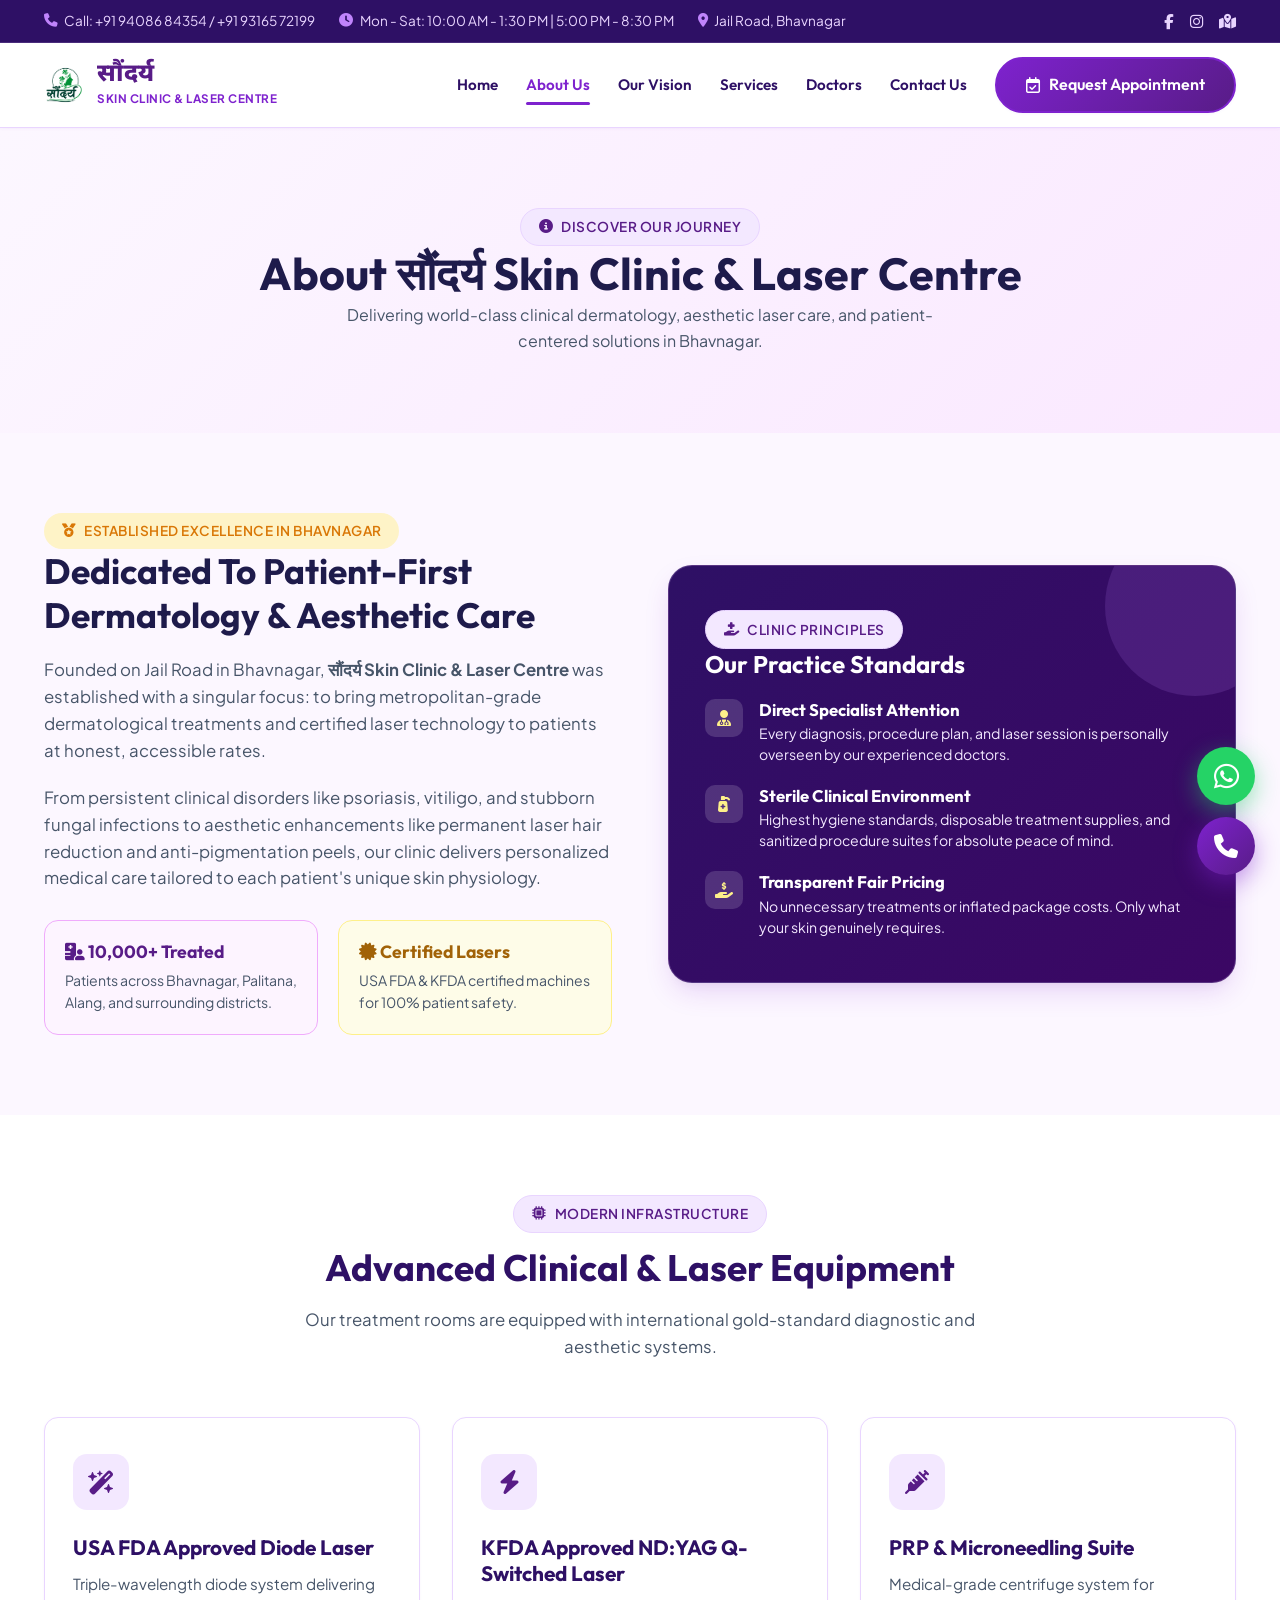
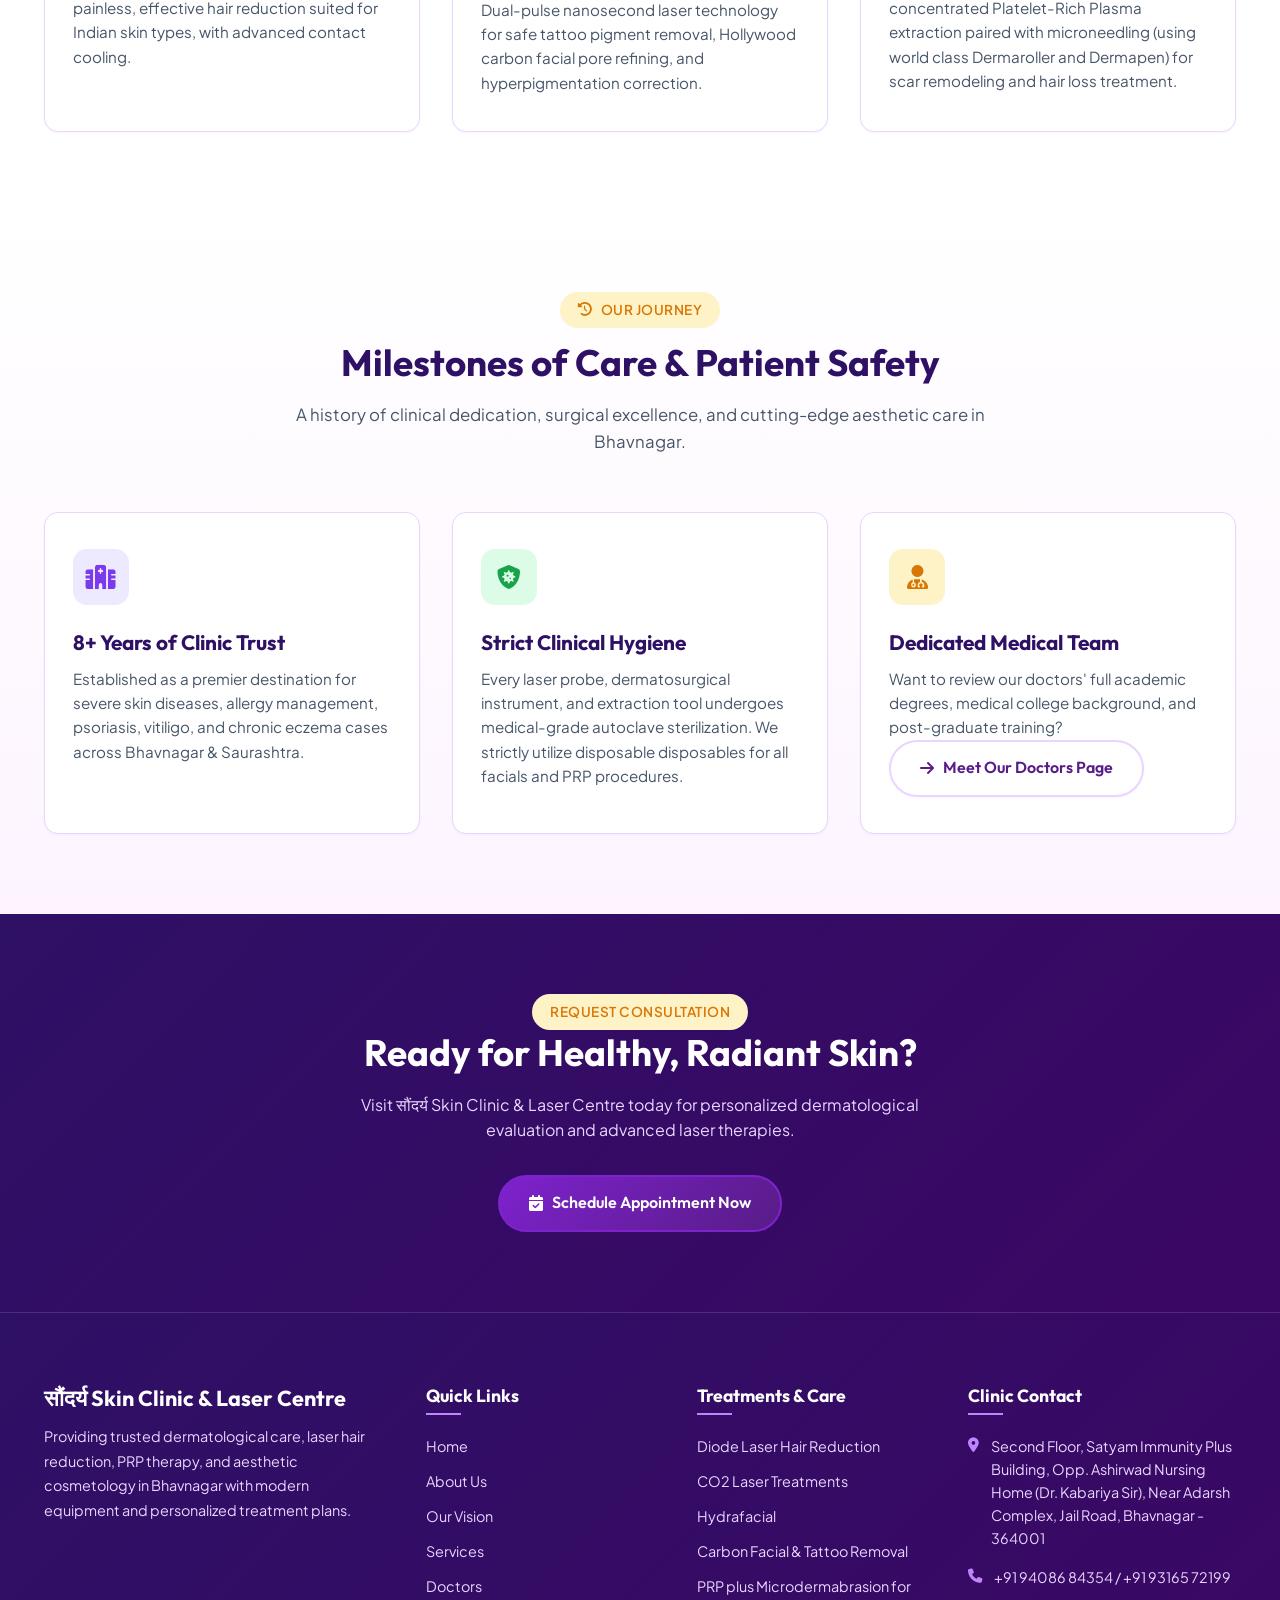
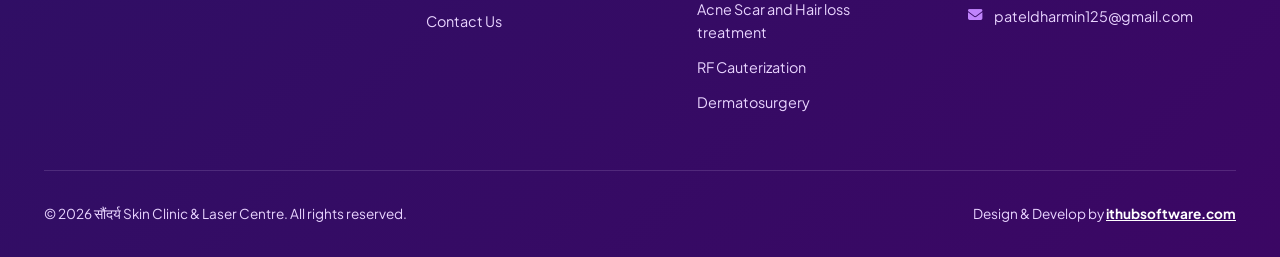
<file: about.html>
<!DOCTYPE html>
<html lang="en">
<head>
  <meta charset="UTF-8">
  <meta name="viewport" content="width=device-width, initial-scale=1.0">
  <title>About Us | सौंदर्य Skin Clinic &amp; Laser Centre Bhavnagar</title>
  <meta name="description" content="Learn about सौंदर्य Skin Clinic &amp; Laser Centre in Bhavnagar - our mission, vision, world-class FDA approved medical laser technology, and patient care philosophy under Dr. Dharmin Patel and Dr. Ankita Patel.">
  <meta name="keywords" content="About सौंदर्य Skin Clinic, Dermatologist in Bhavnagar, Skin Clinic History Bhavnagar, Dr Dharmin Patel Experience">
  <meta name="robots" content="index, follow">
  <link rel="canonical" href="https://saundaryaskinclinic.com/about.html">

  <!-- Local SEO & GEO Meta Tags -->
  <meta name="geo.region" content="IN-GJ">
  <meta name="geo.placename" content="Bhavnagar, Gujarat, India">
  <meta name="geo.position" content="21.7645;72.1481">
  <meta name="ICBM" content="21.7645, 72.1481">
  <meta name="theme-color" content="#7e22ce">

  <!-- Open Graph -->
  <meta property="og:type" content="website">
  <meta property="og:locale" content="en_IN">
  <meta property="og:url" content="https://saundaryaskinclinic.com/about.html">
  <meta property="og:site_name" content="सौंदर्य Skin Clinic &amp; Laser Centre">
  <meta property="og:title" content="About Us | सौंदर्य Skin Clinic &amp; Laser Centre Bhavnagar">
  <meta property="og:description" content="Leading dermatological and aesthetic laser care in Bhavnagar with FDA approved technology.">
  <meta property="og:image" content="https://saundaryaskinclinic.com/assets/images/hydrafacial.jpg">
  
  <!-- Google Fonts -->
  <link rel="preconnect" href="https://fonts.googleapis.com">
  <link rel="preconnect" href="https://fonts.gstatic.com" crossorigin>
  <link href="https://fonts.googleapis.com/css2?family=Noto+Sans+Devanagari:wght@600;700;800&family=Outfit:wght@400;500;600;700;800&family=Plus+Jakarta+Sans:wght@400;500;600;700&display=swap" rel="stylesheet">
  
  <!-- FontAwesome Icons -->
  <link rel="stylesheet" href="https://cdnjs.cloudflare.com/ajax/libs/font-awesome/6.4.0/css/all.min.css">
  
  <!-- Custom Stylesheet -->
  <link rel="stylesheet" href="assets/css/styles.css">

  <!-- GEO & AboutPage Schema -->
  <script type="application/ld+json">
  {
    "@context": "https://schema.org",
    "@type": "AboutPage",
    "name": "About सौंदर्य Skin Clinic & Laser Centre",
    "url": "https://saundaryaskinclinic.com/about.html",
    "mainEntity": {
      "@type": "MedicalClinic",
      "name": "सौंदर्य Skin Clinic & Laser Centre",
      "alternateName": "Saundarya Skin Clinic Bhavnagar",
      "url": "https://saundaryaskinclinic.com/",
      "address": {
        "@type": "PostalAddress",
        "streetAddress": "Second Floor, Satyam Immunity Plus Building, Opp. Ashirwad Nursing Home (Dr. Kabariya Sir), Near Adarsh Complex, Jail Road",
        "addressLocality": "Bhavnagar",
        "addressRegion": "Gujarat",
        "postalCode": "364001",
        "addressCountry": "IN"
      },
      "hasMap": "https://maps.app.goo.gl/y8NLCc6d5TuVF4Nh9?g_st=ac"
    }
  }
  </script>
</head>
<body>

  <!-- Top Contact Bar -->
  <div class="top-bar">
    <div class="container top-bar-flex">
      <div class="top-info">
        <div class="top-info-item">
          <i class="fa-solid fa-phone"></i>
          <span>Call: <a href="tel:9408684354">+91 94086 84354</a> / <a href="tel:9316572199">+91 93165 72199</a></span>
        </div>
        <div class="top-info-item">
          <i class="fa-solid fa-clock"></i>
          <span>Mon - Sat: 10:00 AM - 1:30 PM | 5:00 PM - 8:30 PM</span>
        </div>
        <div class="top-info-item">
          <i class="fa-solid fa-location-dot"></i>
          <span><a href="https://maps.app.goo.gl/y8NLCc6d5TuVF4Nh9?g_st=ac" target="_blank" style="color: inherit; text-decoration: none;">Jail Road, Bhavnagar</a></span>
        </div>
      </div>
      <div class="top-social">
        <a href="https://www.facebook.com/share/1DL5cypHyu/" target="_blank" aria-label="Facebook"><i class="fa-brands fa-facebook-f"></i></a>
        <a href="https://www.instagram.com/saundaryaskinclinic?utm_source=qr&stkn=MWN1OHY0YTkxNTAxeg==" target="_blank" aria-label="Instagram"><i class="fa-brands fa-instagram"></i></a>
        <a href="https://maps.app.goo.gl/y8NLCc6d5TuVF4Nh9?g_st=ac" target="_blank" aria-label="Google Map"><i class="fa-solid fa-map-location-dot"></i></a>
      </div>
    </div>
  </div>

  <!-- Navbar -->
  <nav class="navbar" id="navbar">
    <div class="container navbar-container">
      <a href="index.html" class="logo-brand">
        <img src="assets/images/logo.png" alt="सौंदर्य Logo">
        <div class="logo-text">
          <span class="logo-title">सौंदर्य</span>
          <span class="logo-subtitle">Skin Clinic & Laser Centre</span>
        </div>
      </a>

      <div class="nav-links">
        <a href="index.html" class="nav-link">Home</a>
        <a href="about.html" class="nav-link active">About Us</a>
        <a href="vision.html" class="nav-link">Our Vision</a>
        <a href="services.html" class="nav-link">Services</a>
        <a href="doctors.html" class="nav-link">Doctors</a>
        <a href="contact.html" class="nav-link">Contact Us</a>
        <a href="contact.html#book" class="btn btn-primary btn-sm"><i class="fa-regular fa-calendar-check"></i> Request Appointment</a>
      </div>

      <button class="mobile-toggle" id="mobileToggle" aria-label="Toggle Navigation">
        <i class="fa-solid fa-bars"></i>
      </button>
    </div>
  </nav>

  <!-- Mobile Drawer Menu -->
  <div class="mobile-nav" id="mobileNav">
    <div class="mobile-nav-header">
      <div class="logo-brand">
        <img src="assets/images/logo.png" alt="सौंदर्य Logo">
        <div class="logo-text">
          <span class="logo-title" style="font-size: 1.25rem;">सौंदर्य</span>
          <span class="logo-subtitle" style="font-size: 0.72rem; color: #d8b4fe; display: block;">Skin Clinic &amp; Laser Centre</span>
        </div>
      </div>
      <button class="mobile-close-btn" id="mobileClose"><i class="fa-solid fa-xmark"></i></button>
    </div>
    <div class="mobile-links">
      <a href="index.html" class="mobile-link">Home</a>
      <a href="about.html" class="mobile-link active">About Us</a>
      <a href="vision.html" class="mobile-link">Our Vision</a>
      <a href="services.html" class="mobile-link">Services</a>
      <a href="doctors.html" class="mobile-link">Doctors</a>
      <a href="contact.html" class="mobile-link">Contact Us</a>
      <a href="contact.html#book" class="btn btn-primary mt-3"><i class="fa-regular fa-calendar-check"></i> Request Appointment</a>
    </div>
  </div>
  <div class="overlay" id="overlay"></div>

  <!-- Page Header -->
  <section class="section-padding" style="background: linear-gradient(135deg, #fcf7ff 0%, #fae8ff 100%); text-align: center;">
    <div class="container">
      <span class="badge badge-primary"><i class="fa-solid fa-circle-info"></i> Discover Our Journey</span>
      <h1 class="mt-2" style="font-size: 2.8rem;">About सौंदर्य Skin Clinic & Laser Centre</h1>
      <p class="mt-2" style="max-width: 650px; margin: 0 auto; color: var(--slate);">Delivering world-class clinical dermatology, aesthetic laser care, and patient-centered solutions in Bhavnagar.</p>
    </div>
  </section>

  <!-- Detailed About Story Section -->
  <section class="section-padding">
    <div class="container">
      <div class="about-grid">
        <div class="about-content">
          <span class="badge badge-gold"><i class="fa-solid fa-medal"></i> Established Excellence in Bhavnagar</span>
          <h2 class="mt-2">Dedicated To Patient-First Dermatology & Aesthetic Care</h2>
          <p>Founded on Jail Road in Bhavnagar, <strong>सौंदर्य Skin Clinic & Laser Centre</strong> was established with a singular focus: to bring metropolitan-grade dermatological treatments and certified laser technology to patients at honest, accessible rates.</p>
          <p>From persistent clinical disorders like psoriasis, vitiligo, and stubborn fungal infections to aesthetic enhancements like permanent laser hair reduction and anti-pigmentation peels, our clinic delivers personalized medical care tailored to each patient's unique skin physiology.</p>
          
          <div style="display: grid; grid-template-columns: 1fr 1fr; gap: 1.25rem; margin-top: 1.75rem;">
            <div style="background: #fdf4ff; border: 1px solid #f0abfc; padding: 1.25rem; border-radius: var(--radius-md);">
              <h4 style="font-size: 1.1rem; color: var(--primary-dark); margin-bottom: 0.35rem;"><i class="fa-solid fa-hospital-user"></i> 10,000+ Treated</h4>
              <p style="font-size: 0.88rem; color: var(--slate); margin: 0;">Patients across Bhavnagar, Palitana, Alang, and surrounding districts.</p>
            </div>
            <div style="background: #fefce8; border: 1px solid #fef08a; padding: 1.25rem; border-radius: var(--radius-md);">
              <h4 style="font-size: 1.1rem; color: #a16207; margin-bottom: 0.35rem;"><i class="fa-solid fa-certificate"></i> Certified Lasers</h4>
              <p style="font-size: 0.88rem; color: var(--slate); margin: 0;">USA FDA & KFDA certified machines for 100% patient safety.</p>
            </div>
          </div>
        </div>

        <div class="vision-card" style="padding: 2.75rem 2.25rem;">
          <span class="badge badge-primary mb-3"><i class="fa-solid fa-hand-holding-medical"></i> Clinic Principles</span>
          <h3 style="color: #ffffff; font-size: 1.5rem; margin-bottom: 1.25rem;">Our Practice Standards</h3>
          
          <div style="display: flex; flex-direction: column; gap: 1.25rem;">
            <div style="display: flex; gap: 1rem; align-items: flex-start;">
              <div style="width: 38px; height: 38px; border-radius: 10px; background: rgba(255,255,255,0.15); display: flex; align-items: center; justify-content: center; flex-shrink: 0; color: #fef08a;">
                <i class="fa-solid fa-user-doctor"></i>
              </div>
              <div>
                <h5 style="color: #ffffff; margin-bottom: 0.2rem; font-size: 1.05rem;">Direct Specialist Attention</h5>
                <p style="color: #f3e8ff; font-size: 0.88rem; margin: 0; line-height: 1.5;">Every diagnosis, procedure plan, and laser session is personally overseen by our experienced doctors.</p>
              </div>
            </div>

            <div style="display: flex; gap: 1rem; align-items: flex-start;">
              <div style="width: 38px; height: 38px; border-radius: 10px; background: rgba(255,255,255,0.15); display: flex; align-items: center; justify-content: center; flex-shrink: 0; color: #fef08a;">
                <i class="fa-solid fa-pump-medical"></i>
              </div>
              <div>
                <h5 style="color: #ffffff; margin-bottom: 0.2rem; font-size: 1.05rem;">Sterile Clinical Environment</h5>
                <p style="color: #f3e8ff; font-size: 0.88rem; margin: 0; line-height: 1.5;">Highest hygiene standards, disposable treatment supplies, and sanitized procedure suites for absolute peace of mind.</p>
              </div>
            </div>

            <div style="display: flex; gap: 1rem; align-items: flex-start;">
              <div style="width: 38px; height: 38px; border-radius: 10px; background: rgba(255,255,255,0.15); display: flex; align-items: center; justify-content: center; flex-shrink: 0; color: #fef08a;">
                <i class="fa-solid fa-hand-holding-dollar"></i>
              </div>
              <div>
                <h5 style="color: #ffffff; margin-bottom: 0.2rem; font-size: 1.05rem;">Transparent Fair Pricing</h5>
                <p style="color: #f3e8ff; font-size: 0.88rem; margin: 0; line-height: 1.5;">No unnecessary treatments or inflated package costs. Only what your skin genuinely requires.</p>
              </div>
            </div>
          </div>
        </div>
      </div>
    </div>
  </section>

  <!-- Clinic Infrastructure & Technology Section -->
  <section class="section-padding" style="background-color: #ffffff;">
    <div class="container">
      <div class="section-header">
        <span class="badge badge-primary"><i class="fa-solid fa-microchip"></i> Modern Infrastructure</span>
        <h2>Advanced Clinical & Laser Equipment</h2>
        <p>Our treatment rooms are equipped with international gold-standard diagnostic and aesthetic systems.</p>
      </div>

      <div class="cards-grid">
        <div class="feature-card">
          <div class="card-icon"><i class="fa-solid fa-wand-magic-sparkles"></i></div>
          <h3>USA FDA Approved Diode Laser</h3>
          <p>Triple-wavelength diode system delivering painless, effective hair reduction suited for Indian skin types, with advanced contact cooling.</p>
        </div>

        <div class="feature-card">
          <div class="card-icon"><i class="fa-solid fa-bolt"></i></div>
          <h3>KFDA Approved ND:YAG Q-Switched Laser</h3>
          <p>Dual-pulse nanosecond laser technology for safe tattoo pigment removal, Hollywood carbon facial pore refining, and hyperpigmentation correction.</p>
        </div>

        <div class="feature-card">
          <div class="card-icon"><i class="fa-solid fa-syringe"></i></div>
          <h3>PRP & Microneedling Suite</h3>
          <p>Medical-grade centrifuge system for concentrated Platelet-Rich Plasma extraction paired with microneedling (using world class Dermaroller and Dermapen) for scar remodeling and hair loss treatment.</p>
        </div>
      </div>
    </div>
  </section>

  <!-- Clinic Milestones & Safety Protocol (Replaced duplicate doctor cards) -->
  <section class="section-padding" style="background: linear-gradient(180deg, #ffffff 0%, #fdf4ff 100%);">
    <div class="container">
      <div class="section-header">
        <span class="badge badge-gold"><i class="fa-solid fa-clock-rotate-left"></i> Our Journey</span>
        <h2>Milestones of Care & Patient Safety</h2>
        <p>A history of clinical dedication, surgical excellence, and cutting-edge aesthetic care in Bhavnagar.</p>
      </div>

      <div class="cards-grid">
        <div class="feature-card">
          <div class="card-icon" style="background: #ede9fe; color: #7c3aed;">
            <i class="fa-solid fa-hospital"></i>
          </div>
          <h3>8+ Years of Clinic Trust</h3>
          <p>Established as a premier destination for severe skin diseases, allergy management, psoriasis, vitiligo, and chronic eczema cases across Bhavnagar & Saurashtra.</p>
        </div>

        <div class="feature-card">
          <div class="card-icon" style="background: #dcfce7; color: #16a34a;">
            <i class="fa-solid fa-shield-virus"></i>
          </div>
          <h3>Strict Clinical Hygiene</h3>
          <p>Every laser probe, dermatosurgical instrument, and extraction tool undergoes medical-grade autoclave sterilization. We strictly utilize disposable disposables for all facials and PRP procedures.</p>
        </div>

        <div class="feature-card">
          <div class="card-icon" style="background: #fef3c7; color: #d97706;">
            <i class="fa-solid fa-user-doctor"></i>
          </div>
          <h3>Dedicated Medical Team</h3>
          <p>Want to review our doctors' full academic degrees, medical college background, and post-graduate training?</p>
          <div class="mt-3">
            <a href="doctors.html" class="btn btn-secondary btn-sm"><i class="fa-solid fa-arrow-right"></i> Meet Our Doctors Page</a>
          </div>
        </div>
      </div>
    </div>
  </section>

  <!-- CTA Banner -->
  <section class="section-padding" style="background: linear-gradient(135deg, var(--dark-subtle) 0%, var(--primary-deep) 100%); color: #ffffff; text-align: center;">
    <div class="container">
      <span class="badge badge-gold mb-3">Request Consultation</span>
      <h2 style="color: #ffffff; font-size: 2.3rem;">Ready for Healthy, Radiant Skin?</h2>
      <p style="color: #e9d5ff; max-width: 600px; margin: 1rem auto 2rem;">Visit सौंदर्य Skin Clinic & Laser Centre today for personalized dermatological evaluation and advanced laser therapies.</p>
      <a href="contact.html" class="btn btn-primary"><i class="fa-solid fa-calendar-check"></i> Schedule Appointment Now</a>
    </div>
  </section>

  <!-- Footer -->
  <footer>
    <div class="container">
      <div class="footer-grid">
        <div class="footer-brand">
          <h3>सौंदर्य Skin Clinic &amp; Laser Centre</h3>
          <p>Providing trusted dermatological care, laser hair reduction, PRP therapy, and aesthetic cosmetology in Bhavnagar with modern equipment and personalized treatment plans.</p>
        </div>

        <div class="footer-col">
          <h4>Quick Links</h4>
          <div class="footer-links">
            <a href="index.html">Home</a>
            <a href="about.html">About Us</a>
            <a href="vision.html">Our Vision</a>
            <a href="services.html">Services</a>
            <a href="doctors.html">Doctors</a>
            <a href="contact.html">Contact Us</a>
          </div>
        </div>

        <div class="footer-col">
          <h4>Treatments & Care</h4>
          <div class="footer-links">
            <a href="services.html#lhr">Diode Laser Hair Reduction</a>
            <a href="services.html#co2">CO2 Laser Treatments</a>
            <a href="services.html#hydrafacial">Hydrafacial</a>
            <a href="services.html#carbon">Carbon Facial & Tattoo Removal</a>
            <a href="services.html#prp">PRP plus Microdermabrasion for Acne Scar and Hair loss treatment</a>
            <a href="services.html#rf">RF Cauterization</a>
            <a href="services.html#surgery">Dermatosurgery</a>
          </div>
        </div>

        <div class="footer-col">
          <h4>Clinic Contact</h4>
          <div class="footer-contact-list">
            <div class="footer-contact-item">
              <i class="fa-solid fa-location-dot"></i>
              <a href="https://maps.app.goo.gl/y8NLCc6d5TuVF4Nh9?g_st=ac" target="_blank">Second Floor, Satyam Immunity Plus Building, Opp. Ashirwad Nursing Home (Dr. Kabariya Sir), Near Adarsh Complex, Jail Road, Bhavnagar - 364001</a>
            </div>
            <div class="footer-contact-item">
              <i class="fa-solid fa-phone"></i>
              <span><a href="tel:9408684354">+91 94086 84354</a> / <a href="tel:9316572199">+91 93165 72199</a></span>
            </div>
            <div class="footer-contact-item">
              <i class="fa-solid fa-envelope"></i>
              <span>pateldharmin125@gmail.com</span>
            </div>
          </div>
        </div>
      </div>

      <div class="footer-bottom">
        <p>&copy; 2026 सौंदर्य Skin Clinic & Laser Centre. All rights reserved.</p>
        <p><a href="https://ithubsoftware.com" target="_blank" rel="noopener noreferrer">Design &amp; Develop by <strong style="color: #ffffff; text-decoration: underline;">ithubsoftware.com</strong></a></p>
      </div>
    </div>
  </footer>

  <!-- Floating Call & WhatsApp Buttons -->
  <a href="https://wa.me/919316572199?text=Hello%20सौंदर्य%20Skin%20Clinic%2C%20I%20would%20like%20to%20book%20an%20appointment." class="floating-whatsapp-btn" target="_blank" title="Request Appointment at सौंदर्य Skin Clinic &amp; Laser Centre">
    <i class="fa-brands fa-whatsapp"></i>
  </a>
  <a href="tel:9316572199" class="floating-call-btn" title="Call सौंदर्य Skin Clinic &amp; Laser Centre">
    <i class="fa-solid fa-phone"></i>
  </a>

  <!-- Custom JavaScript -->
  <script src="assets/js/main.js"></script>
</body>
</html>
</file>
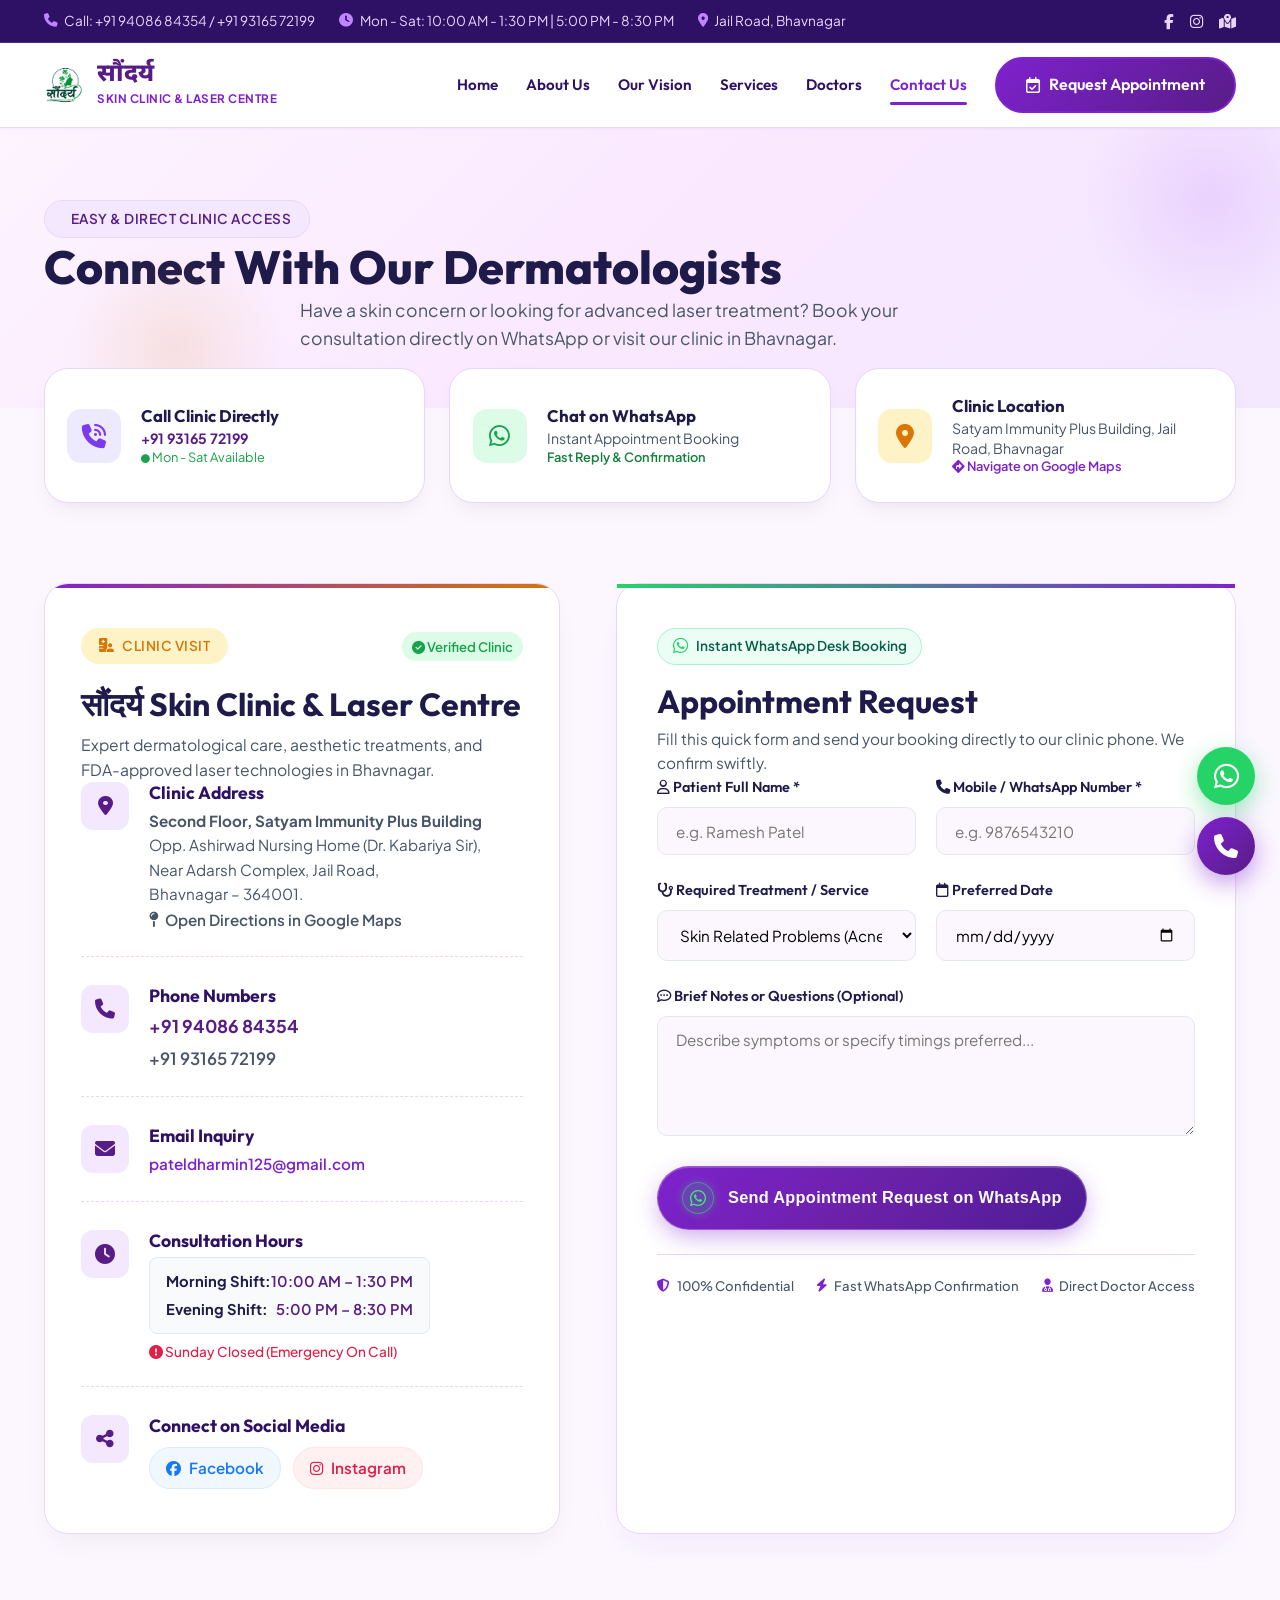
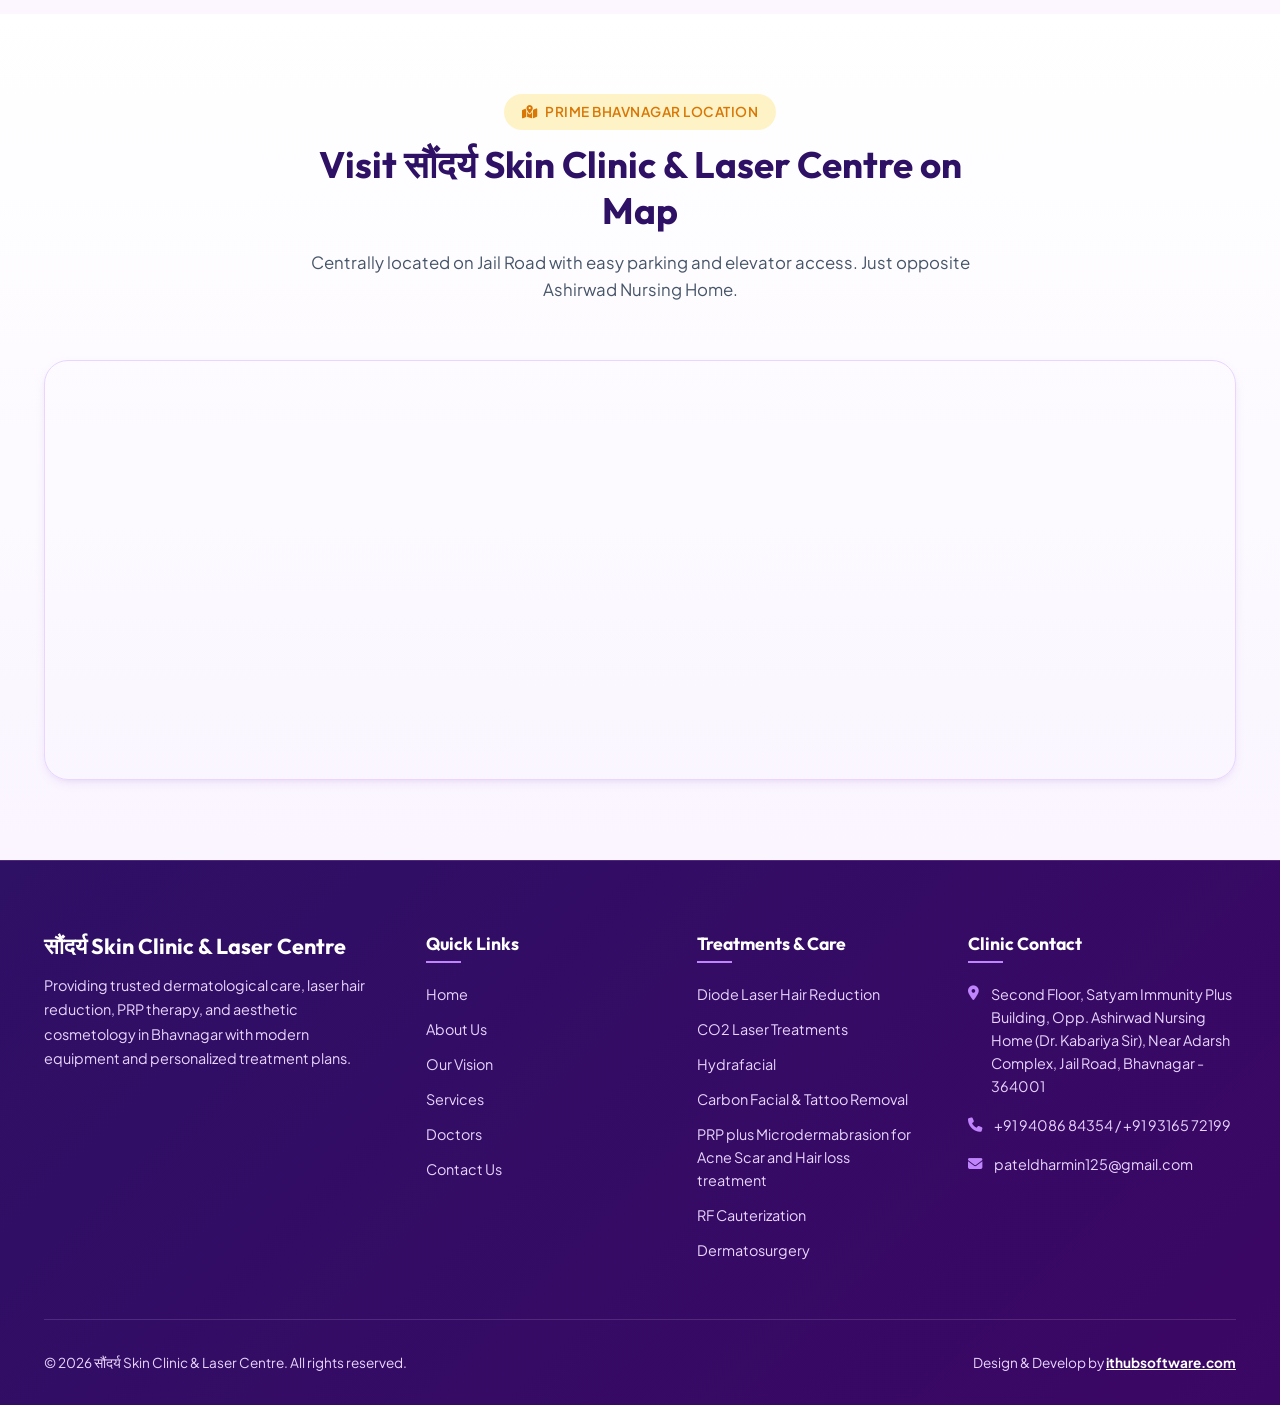
<file: contact.html>
<!DOCTYPE html>
<html lang="en">
<head>
  <meta charset="UTF-8">
  <meta name="viewport" content="width=device-width, initial-scale=1.0">
  <title>Contact Us &amp; Location | सौंदर्य Skin Clinic &amp; Laser Centre Bhavnagar</title>
  <meta name="description" content="Contact सौंदर्य Skin Clinic &amp; Laser Centre in Bhavnagar. Second Floor, Satyam Immunity Plus Building, Opp. Ashirwad Nursing Home (Dr. Kabariya Sir), Near Adarsh Complex, Jail Road, Bhavnagar - 364001. Call +91 94086 84354 / +91 93165 72199.">
  <meta name="keywords" content="Skin Clinic Address Bhavnagar, Dermatologist Contact Bhavnagar, सौंदर्य Skin Clinic Phone Number, Satyam Immunity Plus Jail Road Bhavnagar">
  <meta name="robots" content="index, follow">
  <link rel="canonical" href="https://saundaryaskinclinic.com/contact.html">

  <!-- Local SEO & GEO Meta Tags -->
  <meta name="geo.region" content="IN-GJ">
  <meta name="geo.placename" content="Bhavnagar, Gujarat, India">
  <meta name="geo.position" content="21.7645;72.1481">
  <meta name="ICBM" content="21.7645, 72.1481">
  <meta name="theme-color" content="#7e22ce">

  <!-- Open Graph -->
  <meta property="og:type" content="website">
  <meta property="og:locale" content="en_IN">
  <meta property="og:url" content="https://saundaryaskinclinic.com/contact.html">
  <meta property="og:site_name" content="सौंदर्य Skin Clinic &amp; Laser Centre">
  <meta property="og:title" content="Contact Us &amp; Location | सौंदर्य Skin Clinic Bhavnagar">
  <meta property="og:description" content="Book your appointment on WhatsApp or call us directly. Clinic located at Second Floor, Satyam Immunity Plus Building, Opp. Ashirwad Nursing Home (Dr. Kabariya Sir), Near Adarsh Complex, Jail Road, Bhavnagar - 364001.">
  <meta property="og:image" content="https://saundaryaskinclinic.com/assets/images/hydrafacial.jpg">

  <!-- Google Fonts -->
  <link rel="preconnect" href="https://fonts.googleapis.com">
  <link rel="preconnect" href="https://fonts.gstatic.com" crossorigin>
  <link href="https://fonts.googleapis.com/css2?family=Noto+Sans+Devanagari:wght@600;700;800&family=Outfit:wght@400;500;600;700;800&family=Plus+Jakarta+Sans:wght@400;500;600;700&display=swap" rel="stylesheet">
  
  <!-- FontAwesome Icons -->
  <link rel="stylesheet" href="https://cdnjs.cloudflare.com/ajax/libs/font-awesome/6.4.0/css/all.min.css">
  
  <!-- Custom Stylesheet -->
  <link rel="stylesheet" href="assets/css/styles.css">

  <!-- GEO & LocalBusiness Schema -->
  <script type="application/ld+json">
  {
    "@context": "https://schema.org",
    "@type": "ContactPage",
    "name": "Contact सौंदर्य Skin Clinic & Laser Centre",
    "url": "https://saundaryaskinclinic.com/contact.html",
    "mainEntity": {
      "@type": ["MedicalClinic", "LocalBusiness"],
      "name": "सौंदर्य Skin Clinic & Laser Centre",
      "telephone": ["+919408684354", "+919316572199"],
      "email": "pateldharmin125@gmail.com",
      "address": {
        "@type": "PostalAddress",
        "streetAddress": "Second Floor, Satyam Immunity Plus Building, Opp. Ashirwad Nursing Home (Dr. Kabariya Sir), Near Adarsh Complex, Jail Road",
        "addressLocality": "Bhavnagar",
        "addressRegion": "Gujarat",
        "postalCode": "364001",
        "addressCountry": "IN"
      },
      "geo": {
        "@type": "GeoCoordinates",
        "latitude": 21.7645,
        "longitude": 72.1481
      },
      "openingHoursSpecification": [
        {
          "@type": "OpeningHoursSpecification",
          "dayOfWeek": ["Monday", "Tuesday", "Wednesday", "Thursday", "Friday", "Saturday"],
          "opens": "10:00",
          "closes": "13:30"
        },
        {
          "@type": "OpeningHoursSpecification",
          "dayOfWeek": ["Monday", "Tuesday", "Wednesday", "Thursday", "Friday", "Saturday"],
          "opens": "17:00",
          "closes": "20:30"
        }
      ]
    }
  }
  </script>
</head>
<body>

  <!-- Top Contact Bar -->
  <div class="top-bar">
    <div class="container top-bar-flex">
      <div class="top-info">
        <div class="top-info-item">
          <i class="fa-solid fa-phone"></i>
          <span>Call: <a href="tel:9408684354">+91 94086 84354</a> / <a href="tel:9316572199">+91 93165 72199</a></span>
        </div>
        <div class="top-info-item">
          <i class="fa-solid fa-clock"></i>
          <span>Mon - Sat: 10:00 AM - 1:30 PM | 5:00 PM - 8:30 PM</span>
        </div>
        <div class="top-info-item">
          <i class="fa-solid fa-location-dot"></i>
          <span><a href="https://maps.app.goo.gl/y8NLCc6d5TuVF4Nh9?g_st=ac" target="_blank" style="color: inherit; text-decoration: none;">Jail Road, Bhavnagar</a></span>
        </div>
      </div>
      <div class="top-social">
        <a href="https://www.facebook.com/share/1DL5cypHyu/" target="_blank" aria-label="Facebook"><i class="fa-brands fa-facebook-f"></i></a>
        <a href="https://www.instagram.com/saundaryaskinclinic?utm_source=qr&stkn=MWN1OHY0YTkxNTAxeg==" target="_blank" aria-label="Instagram"><i class="fa-brands fa-instagram"></i></a>
        <a href="https://maps.app.goo.gl/y8NLCc6d5TuVF4Nh9?g_st=ac" target="_blank" aria-label="Google Map"><i class="fa-solid fa-map-location-dot"></i></a>
      </div>
    </div>
  </div>

  <!-- Navbar -->
  <nav class="navbar" id="navbar">
    <div class="container navbar-container">
      <a href="index.html" class="logo-brand">
        <img src="assets/images/logo.png" alt="सौंदर्य Logo">
        <div class="logo-text">
          <span class="logo-title">सौंदर्य</span>
          <span class="logo-subtitle">Skin Clinic & Laser Centre</span>
        </div>
      </a>

      <div class="nav-links">
        <a href="index.html" class="nav-link">Home</a>
        <a href="about.html" class="nav-link">About Us</a>
        <a href="vision.html" class="nav-link">Our Vision</a>
        <a href="services.html" class="nav-link">Services</a>
        <a href="doctors.html" class="nav-link">Doctors</a>
        <a href="contact.html" class="nav-link active">Contact Us</a>
        <a href="contact.html#book" class="btn btn-primary btn-sm"><i class="fa-regular fa-calendar-check"></i> Request Appointment</a>
      </div>

      <button class="mobile-toggle" id="mobileToggle" aria-label="Toggle Navigation">
        <i class="fa-solid fa-bars"></i>
      </button>
    </div>
  </nav>

  <!-- Mobile Drawer Menu -->
  <div class="mobile-nav" id="mobileNav">
    <div class="mobile-nav-header">
      <div class="logo-brand">
        <img src="assets/images/logo.png" alt="सौंदर्य Logo">
        <div class="logo-text">
          <span class="logo-title" style="font-size: 1.25rem;">सौंदर्य</span>
          <span class="logo-subtitle" style="font-size: 0.72rem; color: #d8b4fe; display: block;">Skin Clinic &amp; Laser Centre</span>
        </div>
      </div>
      <button class="mobile-close-btn" id="mobileClose"><i class="fa-solid fa-xmark"></i></button>
    </div>
    <div class="mobile-links">
      <a href="index.html" class="mobile-link">Home</a>
      <a href="about.html" class="mobile-link">About Us</a>
      <a href="vision.html" class="mobile-link">Our Vision</a>
      <a href="services.html" class="mobile-link">Services</a>
      <a href="doctors.html" class="mobile-link">Doctors</a>
      <a href="contact.html" class="mobile-link active">Contact Us</a>
      <a href="contact.html#book" class="btn btn-primary mt-3"><i class="fa-regular fa-calendar-check"></i> Request Appointment</a>
    </div>
  </div>
  <div class="overlay" id="overlay"></div>

  <!-- Modern Attractive Page Header -->
  <section class="contact-hero text-center">
    <div class="container">
      <span class="badge badge-primary"><i class="fa-solid fa-sparkles"></i> Easy & Direct Clinic Access</span>
      <h1 class="mt-2" style="font-size: 2.9rem; font-weight: 800; color: var(--dark);">Connect With Our Dermatologists</h1>
      <p class="mt-3" style="max-width: 680px; margin: 0 auto; color: var(--slate); font-size: 1.1rem; line-height: 1.6;">
        Have a skin concern or looking for advanced laser treatment? Book your consultation directly on WhatsApp or visit our clinic in Bhavnagar.
      </p>
    </div>
  </section>

  <!-- Quick Floating Action Cards (Call, WhatsApp, Maps) -->
  <div class="container">
    <div class="contact-quick-grid">
      <!-- Phone Call Card -->
      <a href="tel:9316572199" class="contact-quick-card">
        <div class="contact-quick-icon phone-bg">
          <i class="fa-solid fa-phone-volume"></i>
        </div>
        <div class="contact-quick-info">
          <h4>Call Clinic Directly</h4>
          <p><strong>+91 93165 72199</strong></p>
          <p style="font-size: 0.8rem; color: #16a34a;"><i class="fa-solid fa-circle" style="font-size: 0.55rem;"></i> Mon - Sat Available</p>
        </div>
      </a>

      <!-- WhatsApp Booking Card -->
      <a href="https://wa.me/919316572199?text=Hello%20सौंदर्य%20Skin%20Clinic%2C%20I%20would%20like%20to%20book%20an%20appointment." target="_blank" class="contact-quick-card">
        <div class="contact-quick-icon whatsapp-bg">
          <i class="fa-brands fa-whatsapp"></i>
        </div>
        <div class="contact-quick-info">
          <h4>Chat on WhatsApp</h4>
          <p>Instant Appointment Booking</p>
          <p style="font-size: 0.8rem; color: #15803d; font-weight: 600;">Fast Reply & Confirmation</p>
        </div>
      </a>

      <!-- Location Card -->
      <a href="https://maps.app.goo.gl/y8NLCc6d5TuVF4Nh9?g_st=ac" target="_blank" class="contact-quick-card">
        <div class="contact-quick-icon location-bg">
          <i class="fa-solid fa-location-dot"></i>
        </div>
        <div class="contact-quick-info">
          <h4>Clinic Location</h4>
          <p>Satyam Immunity Plus Building, Jail Road, Bhavnagar</p>
          <p style="font-size: 0.8rem; color: var(--primary); font-weight: 600;"><i class="fa-solid fa-diamond-turn-right"></i> Navigate on Google Maps</p>
        </div>
      </a>
    </div>
  </div>

  <!-- Contact Information & Form Section -->
  <section class="section-padding" id="book">
    <div class="container">
      <div class="contact-grid">
        
        <!-- Contact Info Card -->
        <div class="contact-info-card">
          <div style="display: flex; align-items: center; justify-content: space-between; margin-bottom: 1.25rem;">
            <span class="badge badge-gold"><i class="fa-solid fa-hospital-user"></i> Clinic Visit</span>
            <span style="font-size: 0.82rem; font-weight: 600; color: #16a34a; background: #dcfce7; padding: 0.25rem 0.65rem; border-radius: 20px;"><i class="fa-solid fa-circle-check"></i> Verified Clinic</span>
          </div>
          <h2 style="font-size: 2rem; margin-bottom: 0.5rem;">सौंदर्य Skin Clinic & Laser Centre</h2>
          <p class="mb-4" style="color: var(--slate); font-size: 0.98rem;">Expert dermatological care, aesthetic treatments, and FDA-approved laser technologies in Bhavnagar.</p>

          <div class="contact-detail-item">
            <div class="contact-icon"><i class="fa-solid fa-location-dot"></i></div>
            <div class="contact-text">
              <h4>Clinic Address</h4>
              <p style="line-height: 1.6;">
                <strong>Second Floor, Satyam Immunity Plus Building</strong><br>
                Opp. Ashirwad Nursing Home (Dr. Kabariya Sir),<br>
                Near Adarsh Complex, Jail Road,<br>
                Bhavnagar &ndash; 364001.
              </p>
              <a href="https://maps.app.goo.gl/y8NLCc6d5TuVF4Nh9?g_st=ac" target="_blank" class="service-link mt-2" style="display: inline-flex; align-items: center; gap: 0.4rem; font-weight: 600;">
                <i class="fa-solid fa-map-pin"></i> Open Directions in Google Maps
              </a>
            </div>
          </div>

          <div class="contact-detail-item">
            <div class="contact-icon"><i class="fa-solid fa-phone"></i></div>
            <div class="contact-text">
              <h4>Phone Numbers</h4>
              <p style="margin-bottom: 0.35rem;">
                <a href="tel:9408684354" style="font-size: 1.1rem; font-weight: 700; color: var(--primary-dark);">+91 94086 84354</a>
              </p>
              <p>
                <a href="tel:9316572199" style="font-size: 1.05rem; font-weight: 600; color: var(--slate);">+91 93165 72199</a>
              </p>
            </div>
          </div>

          <div class="contact-detail-item">
            <div class="contact-icon"><i class="fa-solid fa-envelope"></i></div>
            <div class="contact-text">
              <h4>Email Inquiry</h4>
              <p><a href="mailto:pateldharmin125@gmail.com" style="color: var(--primary); font-weight: 600;">pateldharmin125@gmail.com</a></p>
            </div>
          </div>

          <div class="contact-detail-item">
            <div class="contact-icon"><i class="fa-solid fa-clock"></i></div>
            <div class="contact-text">
              <h4>Consultation Hours</h4>
              <div style="background: #f8fafc; border: 1px solid #e2e8f0; border-radius: 8px; padding: 0.75rem 1rem; margin-top: 0.35rem;">
                <div style="display: flex; justify-content: space-between; font-size: 0.92rem; margin-bottom: 0.25rem;">
                  <span><strong>Morning Shift:</strong></span>
                  <span style="color: var(--primary-dark); font-weight: 600;">10:00 AM &ndash; 1:30 PM</span>
                </div>
                <div style="display: flex; justify-content: space-between; font-size: 0.92rem;">
                  <span><strong>Evening Shift:</strong></span>
                  <span style="color: var(--primary-dark); font-weight: 600;">5:00 PM &ndash; 8:30 PM</span>
                </div>
              </div>
              <p style="color: #e11d48; font-size: 0.85rem; margin-top: 0.4rem; font-weight: 500;">
                <i class="fa-solid fa-circle-exclamation"></i> Sunday Closed (Emergency On Call)
              </p>
            </div>
          </div>

          <div class="contact-detail-item" style="margin-bottom: 0;">
            <div class="contact-icon"><i class="fa-solid fa-share-nodes"></i></div>
            <div class="contact-text" style="width: 100%;">
              <h4>Connect on Social Media</h4>
              <div style="display: flex; gap: 0.75rem; flex-wrap: wrap; margin-top: 0.6rem;">
                <a href="https://www.facebook.com/share/1DL5cypHyu/" target="_blank" class="social-pill-btn fb">
                  <i class="fa-brands fa-facebook"></i> Facebook
                </a>
                <a href="https://www.instagram.com/saundaryaskinclinic?utm_source=qr&stkn=MWN1OHY0YTkxNTAxeg==" target="_blank" class="social-pill-btn insta">
                  <i class="fa-brands fa-instagram"></i> Instagram
                </a>
              </div>
            </div>
          </div>
        </div>

        <!-- Appointment Form Card -->
        <div class="contact-form-card">
          <div class="form-badge-bar">
            <i class="fa-brands fa-whatsapp" style="font-size: 1.1rem; color: #25D366;"></i> Instant WhatsApp Desk Booking
          </div>
          <h2 style="font-size: 2rem; margin-bottom: 0.4rem;">Appointment Request</h2>
          <p class="mb-4" style="color: var(--slate); font-size: 0.96rem;">Fill this quick form and send your booking directly to our clinic phone. We confirm swiftly.</p>

          <form id="appointmentForm">
            <div class="form-grid-row">
              <div class="form-group">
                <label for="patientName"><i class="fa-regular fa-user text-primary"></i> Patient Full Name *</label>
                <input type="text" id="patientName" class="form-control" placeholder="e.g. Ramesh Patel" required>
              </div>

              <div class="form-group">
                <label for="patientPhone"><i class="fa-solid fa-phone text-primary"></i> Mobile / WhatsApp Number *</label>
                <input type="tel" id="patientPhone" class="form-control" placeholder="e.g. 9876543210" required>
              </div>
            </div>

            <div class="form-grid-row">
              <div class="form-group">
                <label for="preferredService"><i class="fa-solid fa-stethoscope text-primary"></i> Required Treatment / Service</label>
                <select id="preferredService" class="form-control">
                  <option value="Skin Related Problems Consultation">Skin Related Problems (Acne, Eczema, Psoriasis)</option>
                  <option value="Hair Related Problems Consultation">Hair Loss / Alopecia Areata Treatment</option>
                  <option value="Nail Related Problems Consultation">Nail Disorders Treatment</option>
                  <option value="USA FDA Diode Laser Hair Reduction (LHR)">USA FDA Diode Laser Hair Reduction (LHR)</option>
                  <option value="CO2 Laser Treatments (Acne Scars & Skin Resurfacing)">CO2 Laser Treatments (Acne Scars & Skin Resurfacing)</option>
                  <option value="Hydrafacial / Medi-Facial">Hydrafacial / Medi-Facial</option>
                  <option value="Chemical Peels (Glow & Pigmentation)">Chemical Peels (Glow & Pigmentation)</option>
                  <option value="PRP plus Microdermabrasion for Acne Scar and Hair loss treatment">PRP plus Microdermabrasion for Acne Scar and Hair loss treatment</option>
                  <option value="ND:YAG Laser - Carbon Facial">ND:YAG Laser - Carbon Facial</option>
                  <option value="ND:YAG Laser Tattoo and Pigmentation Removal">ND:YAG Laser Tattoo and Pigmentation Removal</option>
                  <option value="RF Cauterization (Moles, Warts, Polyps)">RF Cauterization (Moles, Warts, Polyps)</option>
                  <option value="Dermatosurgery">Dermatosurgery</option>
                </select>
              </div>

              <div class="form-group">
                <label for="preferredDate"><i class="fa-regular fa-calendar text-primary"></i> Preferred Date</label>
                <input type="date" id="preferredDate" class="form-control">
              </div>
            </div>

            <div class="form-group">
              <label for="patientNotes"><i class="fa-regular fa-comment-dots text-primary"></i> Brief Notes or Questions (Optional)</label>
              <textarea id="patientNotes" class="form-control" rows="3" placeholder="Describe symptoms or specify timings preferred..."></textarea>
            </div>

            <button type="submit" class="btn-whatsapp-modern w-100">
              <i class="fa-brands fa-whatsapp"></i> Send Appointment Request on WhatsApp
            </button>

            <!-- Trust Badges Strip -->
            <div class="form-feature-strip">
              <div class="feature-pill">
                <i class="fa-solid fa-shield-halved"></i> 100% Confidential
              </div>
              <div class="feature-pill">
                <i class="fa-solid fa-bolt"></i> Fast WhatsApp Confirmation
              </div>
              <div class="feature-pill">
                <i class="fa-solid fa-user-doctor"></i> Direct Doctor Access
              </div>
            </div>
          </form>
        </div>

      </div>
    </div>
  </section>

  <!-- Embedded Google Maps Section -->
  <section class="section-padding" style="background: linear-gradient(180deg, #ffffff 0%, #faf5ff 100%);">
    <div class="container">
      <div class="section-header">
        <span class="badge badge-gold"><i class="fa-solid fa-map-location-dot"></i> Prime Bhavnagar Location</span>
        <h2>Visit सौंदर्य Skin Clinic & Laser Centre on Map</h2>
        <p>Centrally located on Jail Road with easy parking and elevator access. Just opposite Ashirwad Nursing Home.</p>
      </div>

      <div class="map-wrapper">
        <iframe src="https://www.google.com/maps/embed?pb=!1m18!1m12!1m3!1d3705.5123985472!2d72.1481!3d21.7645!2m3!1f0!2f0!3f0!3m2!1i1024!2i768!4f13.1!3m3!1m2!1s0x395f51c90b1f01c3%3A0xba99f0c3d0f54468!2sSaundarya%20skin%20clinic%20and%20laser%20center!5e0!3m2!1sen!2sin!4v1700000000000" allowfullscreen="" loading="lazy" referrerpolicy="no-referrer-when-downgrade"></iframe>
        <div style="text-align: center; margin-top: 1rem;">
          <a href="https://maps.app.goo.gl/y8NLCc6d5TuVF4Nh9?g_st=ac" target="_blank" class="btn btn-primary btn-sm">
            <i class="fa-solid fa-diamond-turn-right"></i> Open in Google Maps (Get Directions)
          </a>
        </div>
      </div>
    </div>
  </section>

  <!-- Footer -->
  <footer>
    <div class="container">
      <div class="footer-grid">
        <div class="footer-brand">
          <h3>सौंदर्य Skin Clinic &amp; Laser Centre</h3>
          <p>Providing trusted dermatological care, laser hair reduction, PRP therapy, and aesthetic cosmetology in Bhavnagar with modern equipment and personalized treatment plans.</p>
        </div>

        <div class="footer-col">
          <h4>Quick Links</h4>
          <div class="footer-links">
            <a href="index.html">Home</a>
            <a href="about.html">About Us</a>
            <a href="vision.html">Our Vision</a>
            <a href="services.html">Services</a>
            <a href="doctors.html">Doctors</a>
            <a href="contact.html">Contact Us</a>
          </div>
        </div>

        <div class="footer-col">
          <h4>Treatments & Care</h4>
          <div class="footer-links">
            <a href="services.html#lhr">Diode Laser Hair Reduction</a>
            <a href="services.html#co2">CO2 Laser Treatments</a>
            <a href="services.html#hydrafacial">Hydrafacial</a>
            <a href="services.html#carbon">Carbon Facial & Tattoo Removal</a>
            <a href="services.html#prp">PRP plus Microdermabrasion for Acne Scar and Hair loss treatment</a>
            <a href="services.html#rf">RF Cauterization</a>
            <a href="services.html#surgery">Dermatosurgery</a>
          </div>
        </div>

        <div class="footer-col">
          <h4>Clinic Contact</h4>
          <div class="footer-contact-list">
            <div class="footer-contact-item">
              <i class="fa-solid fa-location-dot"></i>
              <a href="https://maps.app.goo.gl/y8NLCc6d5TuVF4Nh9?g_st=ac" target="_blank">Second Floor, Satyam Immunity Plus Building, Opp. Ashirwad Nursing Home (Dr. Kabariya Sir), Near Adarsh Complex, Jail Road, Bhavnagar - 364001</a>
            </div>
            <div class="footer-contact-item">
              <i class="fa-solid fa-phone"></i>
              <span><a href="tel:9408684354">+91 94086 84354</a> / <a href="tel:9316572199">+91 93165 72199</a></span>
            </div>
            <div class="footer-contact-item">
              <i class="fa-solid fa-envelope"></i>
              <span>pateldharmin125@gmail.com</span>
            </div>
          </div>
        </div>
      </div>

      <div class="footer-bottom">
        <p>&copy; 2026 सौंदर्य Skin Clinic & Laser Centre. All rights reserved.</p>
        <p><a href="https://ithubsoftware.com" target="_blank" rel="noopener noreferrer">Design &amp; Develop by <strong style="color: #ffffff; text-decoration: underline;">ithubsoftware.com</strong></a></p>
      </div>
    </div>
  </footer>

  <!-- Appointment Confirmation Modal -->
  <div class="modal" id="successModal">
    <div class="modal-content">
      <button class="modal-close"><i class="fa-solid fa-xmark"></i></button>
      <div class="text-center" style="text-align: center;">
        <div style="width: 70px; height: 70px; background: var(--primary-light); color: var(--primary-dark); border-radius: 50%; display: flex; align-items: center; justify-content: center; font-size: 2rem; margin: 0 auto 1.5rem;">
          <i class="fa-solid fa-circle-check"></i>
        </div>
        <h3>Request Received Successfully!</h3>
        <p id="modalMsg" class="my-3" style="color: var(--slate); font-size: 1rem; line-height: 1.6;"></p>
        <button class="btn btn-primary modal-close-trigger"><i class="fa-solid fa-check"></i> Close & Continue</button>
      </div>
    </div>
  </div>

  <!-- Floating Call & WhatsApp Buttons -->
  <a href="https://wa.me/919316572199?text=Hello%20सौंदर्य%20Skin%20Clinic%2C%20I%20would%20like%20to%20book%20an%20appointment." class="floating-whatsapp-btn" target="_blank" title="Request Appointment at सौंदर्य Skin Clinic &amp; Laser Centre">
    <i class="fa-brands fa-whatsapp"></i>
  </a>
  <a href="tel:9316572199" class="floating-call-btn" title="Call सौंदर्य Skin Clinic &amp; Laser Centre">
    <i class="fa-solid fa-phone"></i>
  </a>

  <!-- Custom JavaScript -->
  <script src="assets/js/main.js"></script>
</body>
</html>
</file>
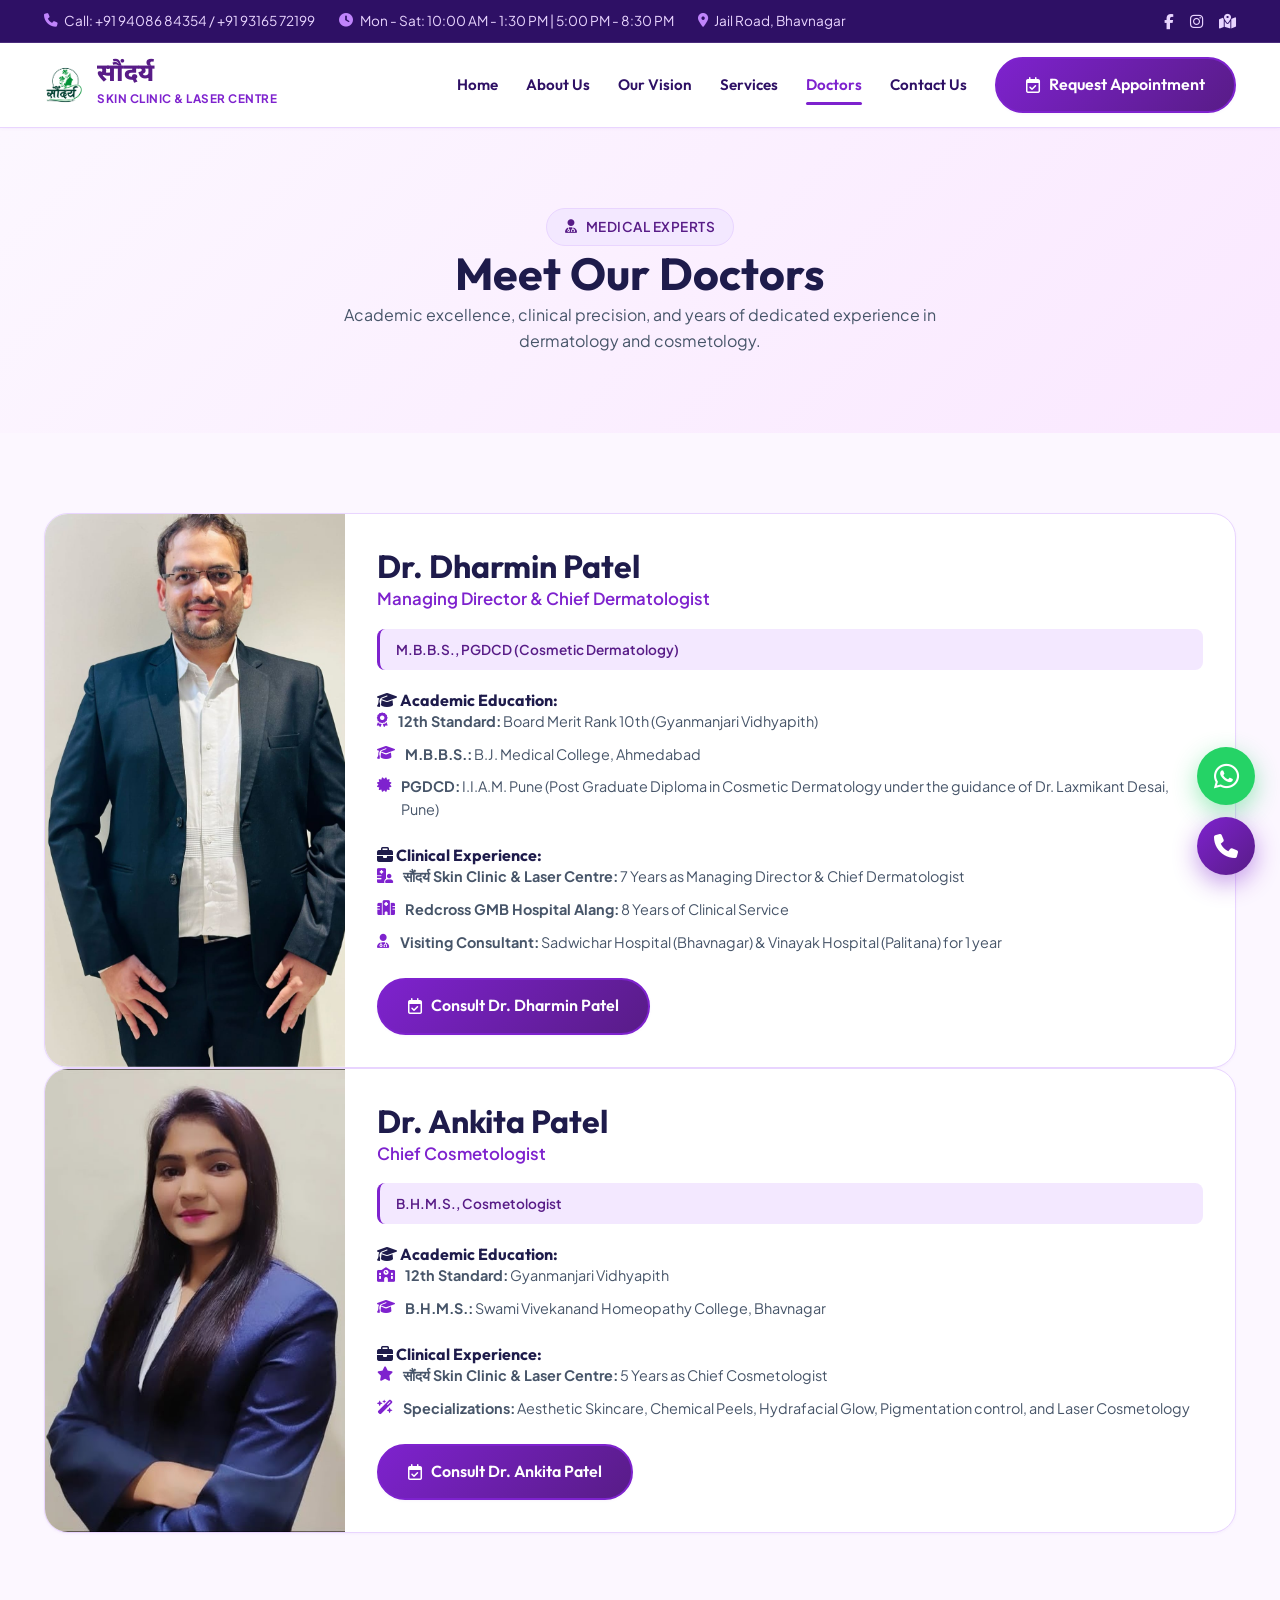
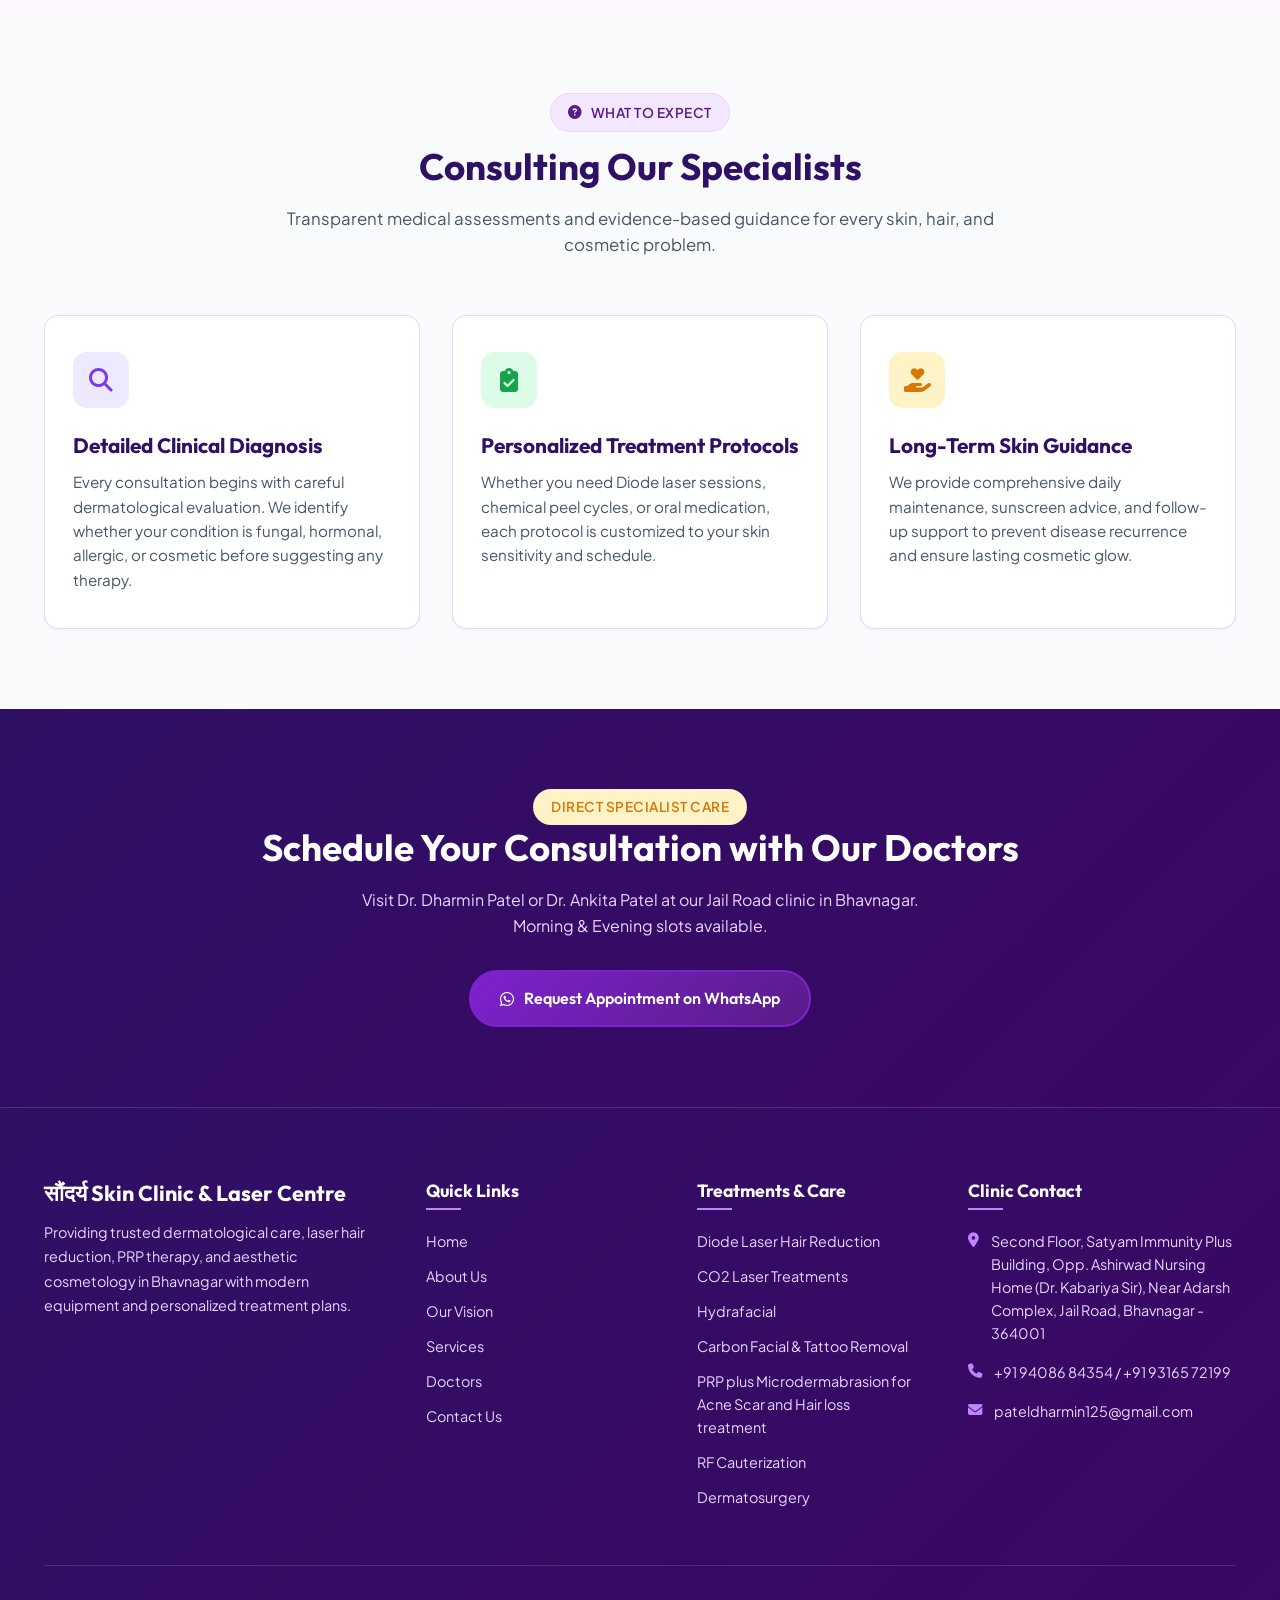
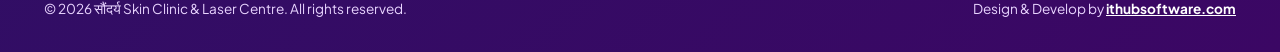
<file: doctors.html>
<!DOCTYPE html>
<html lang="en">
<head>
  <meta charset="UTF-8">
  <meta name="viewport" content="width=device-width, initial-scale=1.0">
  <title>Our Doctors | Dr. Dharmin Patel &amp; Dr. Ankita Patel | सौंदर्य Skin Clinic Bhavnagar</title>
  <meta name="description" content="Meet Dr. Dharmin Patel (MBBS, PGDCD - 10th Board Merit Rank, B.J. Medical College) and Dr. Ankita Patel (BHMS, Cosmetologist) at सौंदर्य Skin Clinic in Bhavnagar. Experienced skin &amp; hair specialists.">
  <meta name="keywords" content="Dr Dharmin Patel, Dr Dharmin Patel Dermatologist, Dr Ankita Patel Cosmetologist, Skin Specialist Doctor Bhavnagar, Dermatologist Bhavnagar, BJ Medical College Dermatologist">
  <meta name="robots" content="index, follow, max-image-preview:large">
  <link rel="canonical" href="https://saundaryaskinclinic.com/doctors.html">

  <!-- Local SEO & GEO Meta Tags -->
  <meta name="geo.region" content="IN-GJ">
  <meta name="geo.placename" content="Bhavnagar, Gujarat, India">
  <meta name="geo.position" content="21.7645;72.1481">
  <meta name="ICBM" content="21.7645, 72.1481">
  <meta name="theme-color" content="#7e22ce">

  <!-- Open Graph Social Sharing -->
  <meta property="og:type" content="profile">
  <meta property="og:locale" content="en_IN">
  <meta property="og:url" content="https://saundaryaskinclinic.com/doctors.html">
  <meta property="og:site_name" content="सौंदर्य Skin Clinic &amp; Laser Centre">
  <meta property="og:title" content="Our Doctors | Dr. Dharmin Patel &amp; Dr. Ankita Patel">
  <meta property="og:description" content="Meet Dr. Dharmin Patel (MBBS, PGDCD) &amp; Dr. Ankita Patel (BHMS, Cosmetologist) at सौंदर्य Skin Clinic, Bhavnagar.">
  <meta property="og:image" content="https://saundaryaskinclinic.com/assets/images/dr-dharmin-patel.jpg">

  <!-- Twitter Card SEO -->
  <meta name="twitter:card" content="summary_large_image">
  <meta name="twitter:title" content="Our Doctors | Dr. Dharmin Patel &amp; Dr. Ankita Patel">
  <meta name="twitter:description" content="Leading dermatologists and cosmetologists in Bhavnagar at सौंदर्य Skin Clinic.">
  <meta name="twitter:image" content="https://saundaryaskinclinic.com/assets/images/dr-dharmin-patel.jpg">
  
  <!-- Google Fonts -->
  <link rel="preconnect" href="https://fonts.googleapis.com">
  <link rel="preconnect" href="https://fonts.gstatic.com" crossorigin>
  <link href="https://fonts.googleapis.com/css2?family=Noto+Sans+Devanagari:wght@600;700;800&family=Outfit:wght@400;500;600;700;800&family=Plus+Jakarta+Sans:wght@400;500;600;700&display=swap" rel="stylesheet">
  
  <!-- FontAwesome Icons -->
  <link rel="stylesheet" href="https://cdnjs.cloudflare.com/ajax/libs/font-awesome/6.4.0/css/all.min.css">
  
  <!-- Custom Stylesheet -->
  <link rel="stylesheet" href="assets/css/styles.css">

  <!-- GEO & Physician Schema (Generative Engine Optimization) -->
  <script type="application/ld+json">
  {
    "@context": "https://schema.org",
    "@graph": [
      {
        "@type": "Physician",
        "@id": "https://saundaryaskinclinic.com/doctors.html#dr-dharmin",
        "name": "Dr. Dharmin Patel",
        "jobTitle": "Managing Director & Chief Dermatologist",
        "medicalSpecialty": "Dermatology",
        "image": "https://saundaryaskinclinic.com/assets/images/dr-dharmin-patel.jpg",
        "url": "https://saundaryaskinclinic.com/doctors.html",
        "telephone": "+919316572199",
        "alumniOf": [
          {
            "@type": "EducationalOrganization",
            "name": "B.J. Medical College, Ahmedabad (MBBS)"
          },
          {
            "@type": "EducationalOrganization",
            "name": "I.I.A.M. Pune (PGDCD under Dr. Laxmikant Desai)"
          }
        ],
        "award": "10th Board Merit Rank, Gujarat Secondary Education Board",
        "worksFor": {
          "@type": "MedicalClinic",
          "name": "सौंदर्य Skin Clinic & Laser Centre",
          "url": "https://saundaryaskinclinic.com/"
        }
      },
      {
        "@type": "Physician",
        "@id": "https://saundaryaskinclinic.com/doctors.html#dr-ankita",
        "name": "Dr. Ankita Patel",
        "jobTitle": "Chief Cosmetologist",
        "medicalSpecialty": "Cosmetology",
        "image": "https://saundaryaskinclinic.com/assets/images/dr-ankita-patel.jpg",
        "url": "https://saundaryaskinclinic.com/doctors.html",
        "telephone": "+919316572199",
        "alumniOf": [
          {
            "@type": "EducationalOrganization",
            "name": "Swami Vivekanand Homeopathy College, Bhavnagar (B.H.M.S.)"
          }
        ],
        "worksFor": {
          "@type": "MedicalClinic",
          "name": "सौंदर्य Skin Clinic & Laser Centre",
          "url": "https://saundaryaskinclinic.com/"
        }
      }
    ]
  }
  </script>
</head>
<body>

  <!-- Top Contact Bar -->
  <div class="top-bar">
    <div class="container top-bar-flex">
      <div class="top-info">
        <div class="top-info-item">
          <i class="fa-solid fa-phone"></i>
          <span>Call: <a href="tel:9408684354">+91 94086 84354</a> / <a href="tel:9316572199">+91 93165 72199</a></span>
        </div>
        <div class="top-info-item">
          <i class="fa-solid fa-clock"></i>
          <span>Mon - Sat: 10:00 AM - 1:30 PM | 5:00 PM - 8:30 PM</span>
        </div>
        <div class="top-info-item">
          <i class="fa-solid fa-location-dot"></i>
          <span><a href="https://maps.app.goo.gl/y8NLCc6d5TuVF4Nh9?g_st=ac" target="_blank" style="color: inherit; text-decoration: none;">Jail Road, Bhavnagar</a></span>
        </div>
      </div>
      <div class="top-social">
        <a href="https://www.facebook.com/share/1DL5cypHyu/" target="_blank" aria-label="Facebook"><i class="fa-brands fa-facebook-f"></i></a>
        <a href="https://www.instagram.com/saundaryaskinclinic?utm_source=qr&stkn=MWN1OHY0YTkxNTAxeg==" target="_blank" aria-label="Instagram"><i class="fa-brands fa-instagram"></i></a>
        <a href="https://maps.app.goo.gl/y8NLCc6d5TuVF4Nh9?g_st=ac" target="_blank" aria-label="Google Map"><i class="fa-solid fa-map-location-dot"></i></a>
      </div>
    </div>
  </div>

  <!-- Navbar -->
  <nav class="navbar" id="navbar">
    <div class="container navbar-container">
      <a href="index.html" class="logo-brand">
        <img src="assets/images/logo.png" alt="सौंदर्य Logo">
        <div class="logo-text">
          <span class="logo-title">सौंदर्य</span>
          <span class="logo-subtitle">Skin Clinic & Laser Centre</span>
        </div>
      </a>

      <div class="nav-links">
        <a href="index.html" class="nav-link">Home</a>
        <a href="about.html" class="nav-link">About Us</a>
        <a href="vision.html" class="nav-link">Our Vision</a>
        <a href="services.html" class="nav-link">Services</a>
        <a href="doctors.html" class="nav-link active">Doctors</a>
        <a href="contact.html" class="nav-link">Contact Us</a>
        <a href="contact.html#book" class="btn btn-primary btn-sm"><i class="fa-regular fa-calendar-check"></i> Request Appointment</a>
      </div>

      <button class="mobile-toggle" id="mobileToggle" aria-label="Toggle Navigation">
        <i class="fa-solid fa-bars"></i>
      </button>
    </div>
  </nav>

  <!-- Mobile Drawer Menu -->
  <div class="mobile-nav" id="mobileNav">
    <div class="mobile-nav-header">
      <div class="logo-brand">
        <img src="assets/images/logo.png" alt="सौंदर्य Logo">
        <div class="logo-text">
          <span class="logo-title" style="font-size: 1.25rem;">सौंदर्य</span>
          <span class="logo-subtitle" style="font-size: 0.72rem; color: #d8b4fe; display: block;">Skin Clinic &amp; Laser Centre</span>
        </div>
      </div>
      <button class="mobile-close-btn" id="mobileClose"><i class="fa-solid fa-xmark"></i></button>
    </div>
    <div class="mobile-links">
      <a href="index.html" class="mobile-link">Home</a>
      <a href="about.html" class="mobile-link">About Us</a>
      <a href="vision.html" class="mobile-link">Our Vision</a>
      <a href="services.html" class="mobile-link">Services</a>
      <a href="doctors.html" class="mobile-link active">Doctors</a>
      <a href="contact.html" class="mobile-link">Contact Us</a>
      <a href="contact.html#book" class="btn btn-primary mt-3"><i class="fa-regular fa-calendar-check"></i> Request Appointment</a>
    </div>
  </div>
  <div class="overlay" id="overlay"></div>

  <!-- Page Header -->
  <section class="section-padding" style="background: linear-gradient(135deg, #fcf7ff 0%, #fae8ff 100%); text-align: center;">
    <div class="container">
      <span class="badge badge-primary"><i class="fa-solid fa-user-doctor"></i> Medical Experts</span>
      <h1 class="mt-2" style="font-size: 2.8rem;">Meet Our Doctors</h1>
      <p class="mt-2" style="max-width: 650px; margin: 0 auto; color: var(--slate);">Academic excellence, clinical precision, and years of dedicated experience in dermatology and cosmetology.</p>
    </div>
  </section>

  <!-- Detailed Doctors Profiles Section -->
  <section class="section-padding">
    <div class="container">
      
      <!-- Doctor 1: Dr. Dharmin Patel -->
      <div class="doctor-card mb-5" id="dr-dharmin" style="grid-template-columns: 300px 1fr;">
        <div class="doctor-img-box" style="min-height: 400px;">
          <img src="assets/images/dr-dharmin-patel.jpg" alt="Dr. Dharmin Patel">
        </div>
        <div class="doctor-details">
          <div class="doctor-title">
            <h2 style="font-size: 2rem;">Dr. Dharmin Patel</h2>
            <div class="doctor-role" style="font-size: 1.05rem;">Managing Director & Chief Dermatologist</div>
          </div>
          <div class="doctor-qualification mb-3">
            M.B.B.S., PGDCD (Cosmetic Dermatology)
          </div>

          <h4 class="mb-2"><i class="fa-solid fa-graduation-cap text-primary"></i> Academic Education:</h4>
          <ul class="doctor-info-list mb-4">
            <li class="doctor-info-item">
              <i class="fa-solid fa-award"></i>
              <span><strong>12th Standard:</strong> Board Merit Rank 10th (Gyanmanjari Vidhyapith)</span>
            </li>
            <li class="doctor-info-item">
              <i class="fa-solid fa-graduation-cap"></i>
              <span><strong>M.B.B.S.:</strong> B.J. Medical College, Ahmedabad</span>
            </li>
            <li class="doctor-info-item">
              <i class="fa-solid fa-certificate"></i>
              <span><strong>PGDCD:</strong> I.I.A.M. Pune (Post Graduate Diploma in Cosmetic Dermatology under the guidance of Dr. Laxmikant Desai, Pune)</span>
            </li>
          </ul>

          <h4 class="mb-2"><i class="fa-solid fa-briefcase text-primary"></i> Clinical Experience:</h4>
          <ul class="doctor-info-list mb-4">
            <li class="doctor-info-item">
              <i class="fa-solid fa-hospital-user"></i>
              <span><strong>सौंदर्य Skin Clinic & Laser Centre:</strong> 7 Years as Managing Director & Chief Dermatologist</span>
            </li>
            <li class="doctor-info-item">
              <i class="fa-solid fa-hospital"></i>
              <span><strong>Redcross GMB Hospital Alang:</strong> 8 Years of Clinical Service</span>
            </li>
            <li class="doctor-info-item">
              <i class="fa-solid fa-user-doctor"></i>
              <span><strong>Visiting Consultant:</strong> Sadwichar Hospital (Bhavnagar) & Vinayak Hospital (Palitana) for 1 year</span>
            </li>
          </ul>

          <div>
            <a href="contact.html#book" class="btn btn-primary"><i class="fa-regular fa-calendar-check"></i> Consult Dr. Dharmin Patel</a>
          </div>
        </div>
      </div>

      <!-- Doctor 2: Dr. Ankita Patel -->
      <div class="doctor-card" id="dr-ankita" style="grid-template-columns: 300px 1fr;">
        <div class="doctor-img-box" style="min-height: 400px;">
          <img src="assets/images/dr-ankita-patel.jpg" alt="Dr. Ankita Patel">
        </div>
        <div class="doctor-details">
          <div class="doctor-title">
            <h2 style="font-size: 2rem;">Dr. Ankita Patel</h2>
            <div class="doctor-role" style="font-size: 1.05rem;">Chief Cosmetologist</div>
          </div>
          <div class="doctor-qualification mb-3">
            B.H.M.S., Cosmetologist
          </div>

          <h4 class="mb-2"><i class="fa-solid fa-graduation-cap text-primary"></i> Academic Education:</h4>
          <ul class="doctor-info-list mb-4">
            <li class="doctor-info-item">
              <i class="fa-solid fa-school"></i>
              <span><strong>12th Standard:</strong> Gyanmanjari Vidhyapith</span>
            </li>
            <li class="doctor-info-item">
              <i class="fa-solid fa-graduation-cap"></i>
              <span><strong>B.H.M.S.:</strong> Swami Vivekanand Homeopathy College, Bhavnagar</span>
            </li>
          </ul>

          <h4 class="mb-2"><i class="fa-solid fa-briefcase text-primary"></i> Clinical Experience:</h4>
          <ul class="doctor-info-list mb-4">
            <li class="doctor-info-item">
              <i class="fa-solid fa-star"></i>
              <span><strong>सौंदर्य Skin Clinic & Laser Centre:</strong> 5 Years as Chief Cosmetologist</span>
            </li>
            <li class="doctor-info-item">
              <i class="fa-solid fa-wand-magic-sparkles"></i>
              <span><strong>Specializations:</strong> Aesthetic Skincare, Chemical Peels, Hydrafacial Glow, Pigmentation control, and Laser Cosmetology</span>
            </li>
          </ul>

          <div>
            <a href="contact.html#book" class="btn btn-primary"><i class="fa-regular fa-calendar-check"></i> Consult Dr. Ankita Patel</a>
          </div>
        </div>
      </div>

    </div>
  </section>

  <!-- Doctor Consultation Practice & FAQ Section -->
  <section class="section-padding" style="background-color: #f8fafc;">
    <div class="container">
      <div class="section-header">
        <span class="badge badge-primary"><i class="fa-solid fa-circle-question"></i> What To Expect</span>
        <h2>Consulting Our Specialists</h2>
        <p>Transparent medical assessments and evidence-based guidance for every skin, hair, and cosmetic problem.</p>
      </div>

      <div class="cards-grid">
        <div class="feature-card">
          <div class="card-icon" style="background: #ede9fe; color: #7c3aed;">
            <i class="fa-solid fa-magnifying-glass"></i>
          </div>
          <h3>Detailed Clinical Diagnosis</h3>
          <p>Every consultation begins with careful dermatological evaluation. We identify whether your condition is fungal, hormonal, allergic, or cosmetic before suggesting any therapy.</p>
        </div>

        <div class="feature-card">
          <div class="card-icon" style="background: #dcfce7; color: #16a34a;">
            <i class="fa-solid fa-clipboard-check"></i>
          </div>
          <h3>Personalized Treatment Protocols</h3>
          <p>Whether you need Diode laser sessions, chemical peel cycles, or oral medication, each protocol is customized to your skin sensitivity and schedule.</p>
        </div>

        <div class="feature-card">
          <div class="card-icon" style="background: #fef3c7; color: #d97706;">
            <i class="fa-solid fa-hand-holding-heart"></i>
          </div>
          <h3>Long-Term Skin Guidance</h3>
          <p>We provide comprehensive daily maintenance, sunscreen advice, and follow-up support to prevent disease recurrence and ensure lasting cosmetic glow.</p>
        </div>
      </div>
    </div>
  </section>

  <!-- CTA Banner -->
  <section class="section-padding" style="background: linear-gradient(135deg, var(--dark-subtle) 0%, var(--primary-deep) 100%); color: #ffffff; text-align: center;">
    <div class="container">
      <span class="badge badge-gold mb-3">Direct Specialist Care</span>
      <h2 style="color: #ffffff; font-size: 2.3rem;">Schedule Your Consultation with Our Doctors</h2>
      <p style="color: #e9d5ff; max-width: 600px; margin: 1rem auto 2rem;">Visit Dr. Dharmin Patel or Dr. Ankita Patel at our Jail Road clinic in Bhavnagar. Morning & Evening slots available.</p>
      <a href="contact.html#book" class="btn btn-primary"><i class="fa-brands fa-whatsapp"></i> Request Appointment on WhatsApp</a>
    </div>
  </section>

  <!-- Footer -->
  <footer>
    <div class="container">
      <div class="footer-grid">
        <div class="footer-brand">
          <h3>सौंदर्य Skin Clinic &amp; Laser Centre</h3>
          <p>Providing trusted dermatological care, laser hair reduction, PRP therapy, and aesthetic cosmetology in Bhavnagar with modern equipment and personalized treatment plans.</p>
        </div>

        <div class="footer-col">
          <h4>Quick Links</h4>
          <div class="footer-links">
            <a href="index.html">Home</a>
            <a href="about.html">About Us</a>
            <a href="vision.html">Our Vision</a>
            <a href="services.html">Services</a>
            <a href="doctors.html">Doctors</a>
            <a href="contact.html">Contact Us</a>
          </div>
        </div>

        <div class="footer-col">
          <h4>Treatments & Care</h4>
          <div class="footer-links">
            <a href="services.html#lhr">Diode Laser Hair Reduction</a>
            <a href="services.html#co2">CO2 Laser Treatments</a>
            <a href="services.html#hydrafacial">Hydrafacial</a>
            <a href="services.html#carbon">Carbon Facial & Tattoo Removal</a>
            <a href="services.html#prp">PRP plus Microdermabrasion for Acne Scar and Hair loss treatment</a>
            <a href="services.html#rf">RF Cauterization</a>
            <a href="services.html#surgery">Dermatosurgery</a>
          </div>
        </div>

        <div class="footer-col">
          <h4>Clinic Contact</h4>
          <div class="footer-contact-list">
            <div class="footer-contact-item">
              <i class="fa-solid fa-location-dot"></i>
              <a href="https://maps.app.goo.gl/y8NLCc6d5TuVF4Nh9?g_st=ac" target="_blank">Second Floor, Satyam Immunity Plus Building, Opp. Ashirwad Nursing Home (Dr. Kabariya Sir), Near Adarsh Complex, Jail Road, Bhavnagar - 364001</a>
            </div>
            <div class="footer-contact-item">
              <i class="fa-solid fa-phone"></i>
              <span><a href="tel:9408684354">+91 94086 84354</a> / <a href="tel:9316572199">+91 93165 72199</a></span>
            </div>
            <div class="footer-contact-item">
              <i class="fa-solid fa-envelope"></i>
              <span>pateldharmin125@gmail.com</span>
            </div>
          </div>
        </div>
      </div>

      <div class="footer-bottom">
        <p>&copy; 2026 सौंदर्य Skin Clinic & Laser Centre. All rights reserved.</p>
        <p><a href="https://ithubsoftware.com" target="_blank" rel="noopener noreferrer">Design &amp; Develop by <strong style="color: #ffffff; text-decoration: underline;">ithubsoftware.com</strong></a></p>
      </div>
    </div>
  </footer>

  <!-- Floating Call & WhatsApp Buttons -->
  <a href="https://wa.me/919316572199?text=Hello%20सौंदर्य%20Skin%20Clinic%2C%20I%20would%20like%20to%20book%20an%20appointment." class="floating-whatsapp-btn" target="_blank" title="Request Appointment at सौंदर्य Skin Clinic &amp; Laser Centre">
    <i class="fa-brands fa-whatsapp"></i>
  </a>
  <a href="tel:9316572199" class="floating-call-btn" title="Call सौंदर्य Skin Clinic &amp; Laser Centre">
    <i class="fa-solid fa-phone"></i>
  </a>

  <!-- Custom JavaScript -->
  <script src="assets/js/main.js"></script>
</body>
</html>
</file>
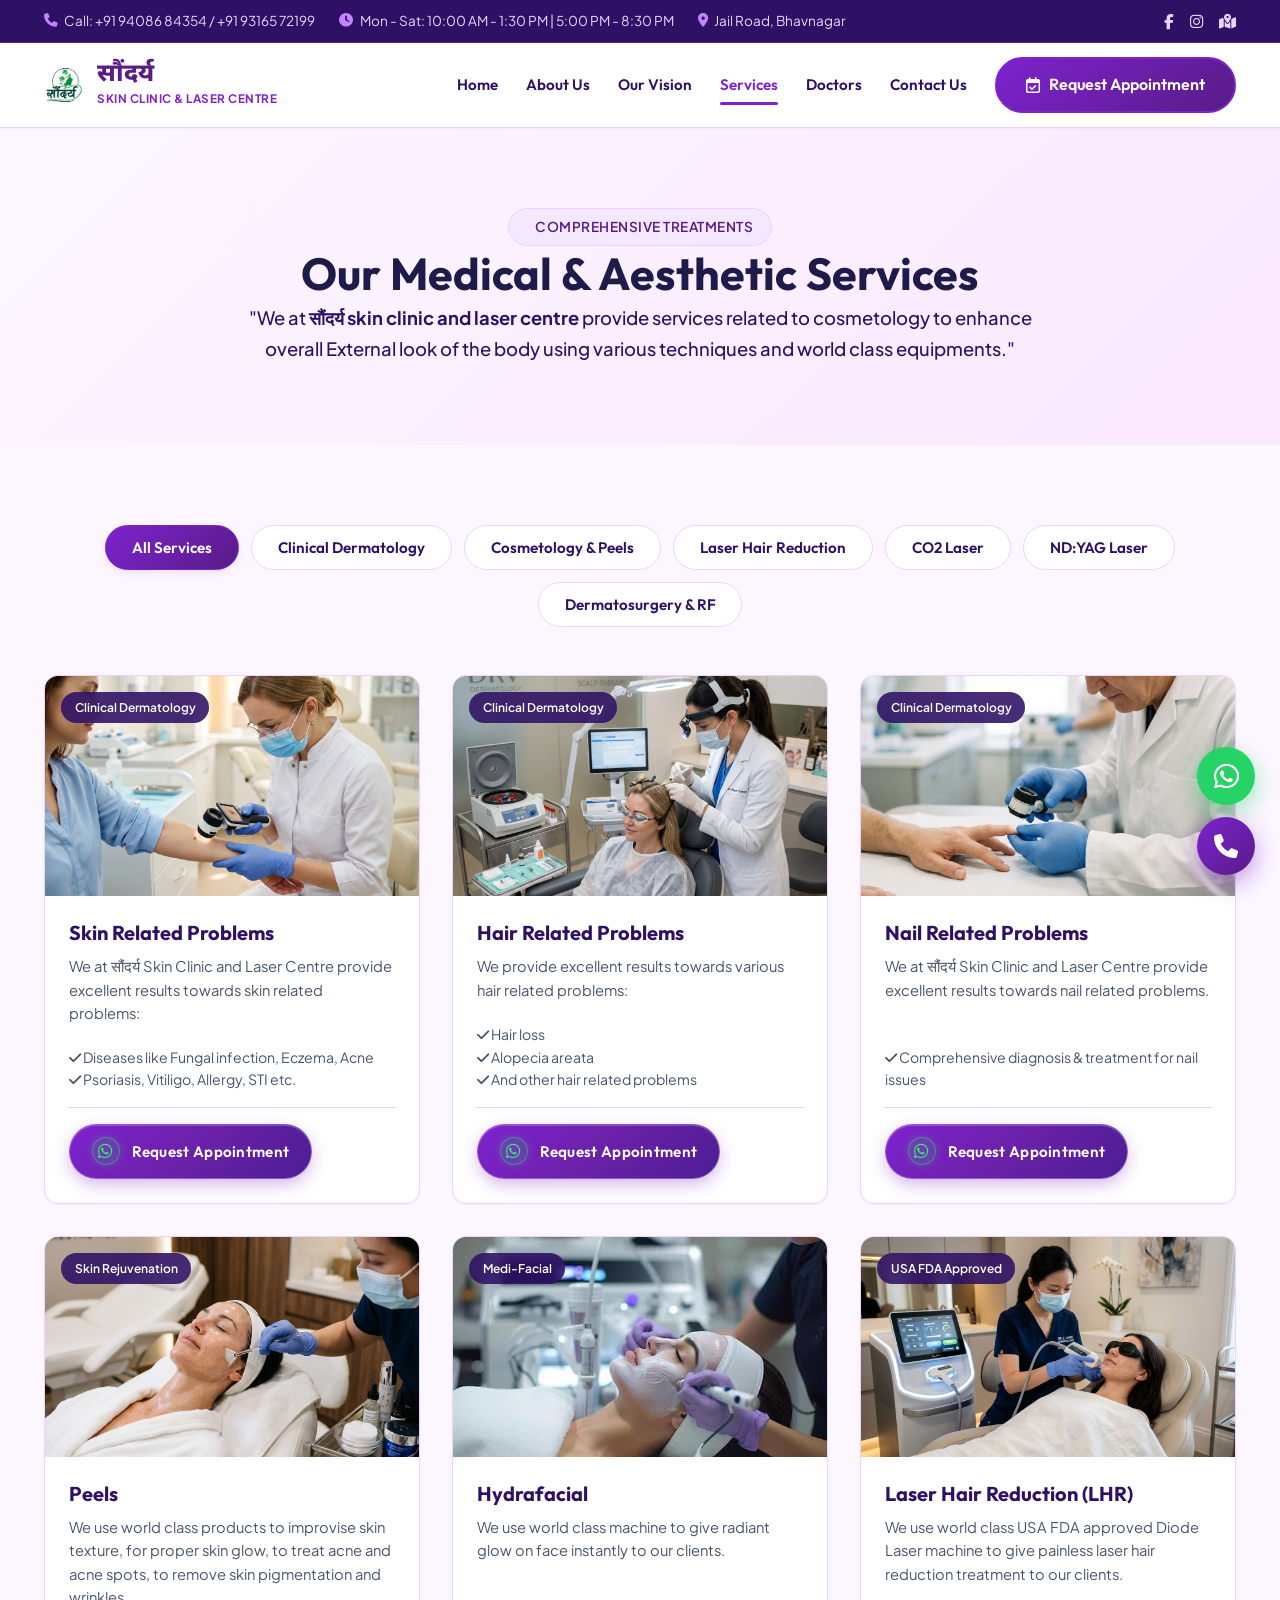
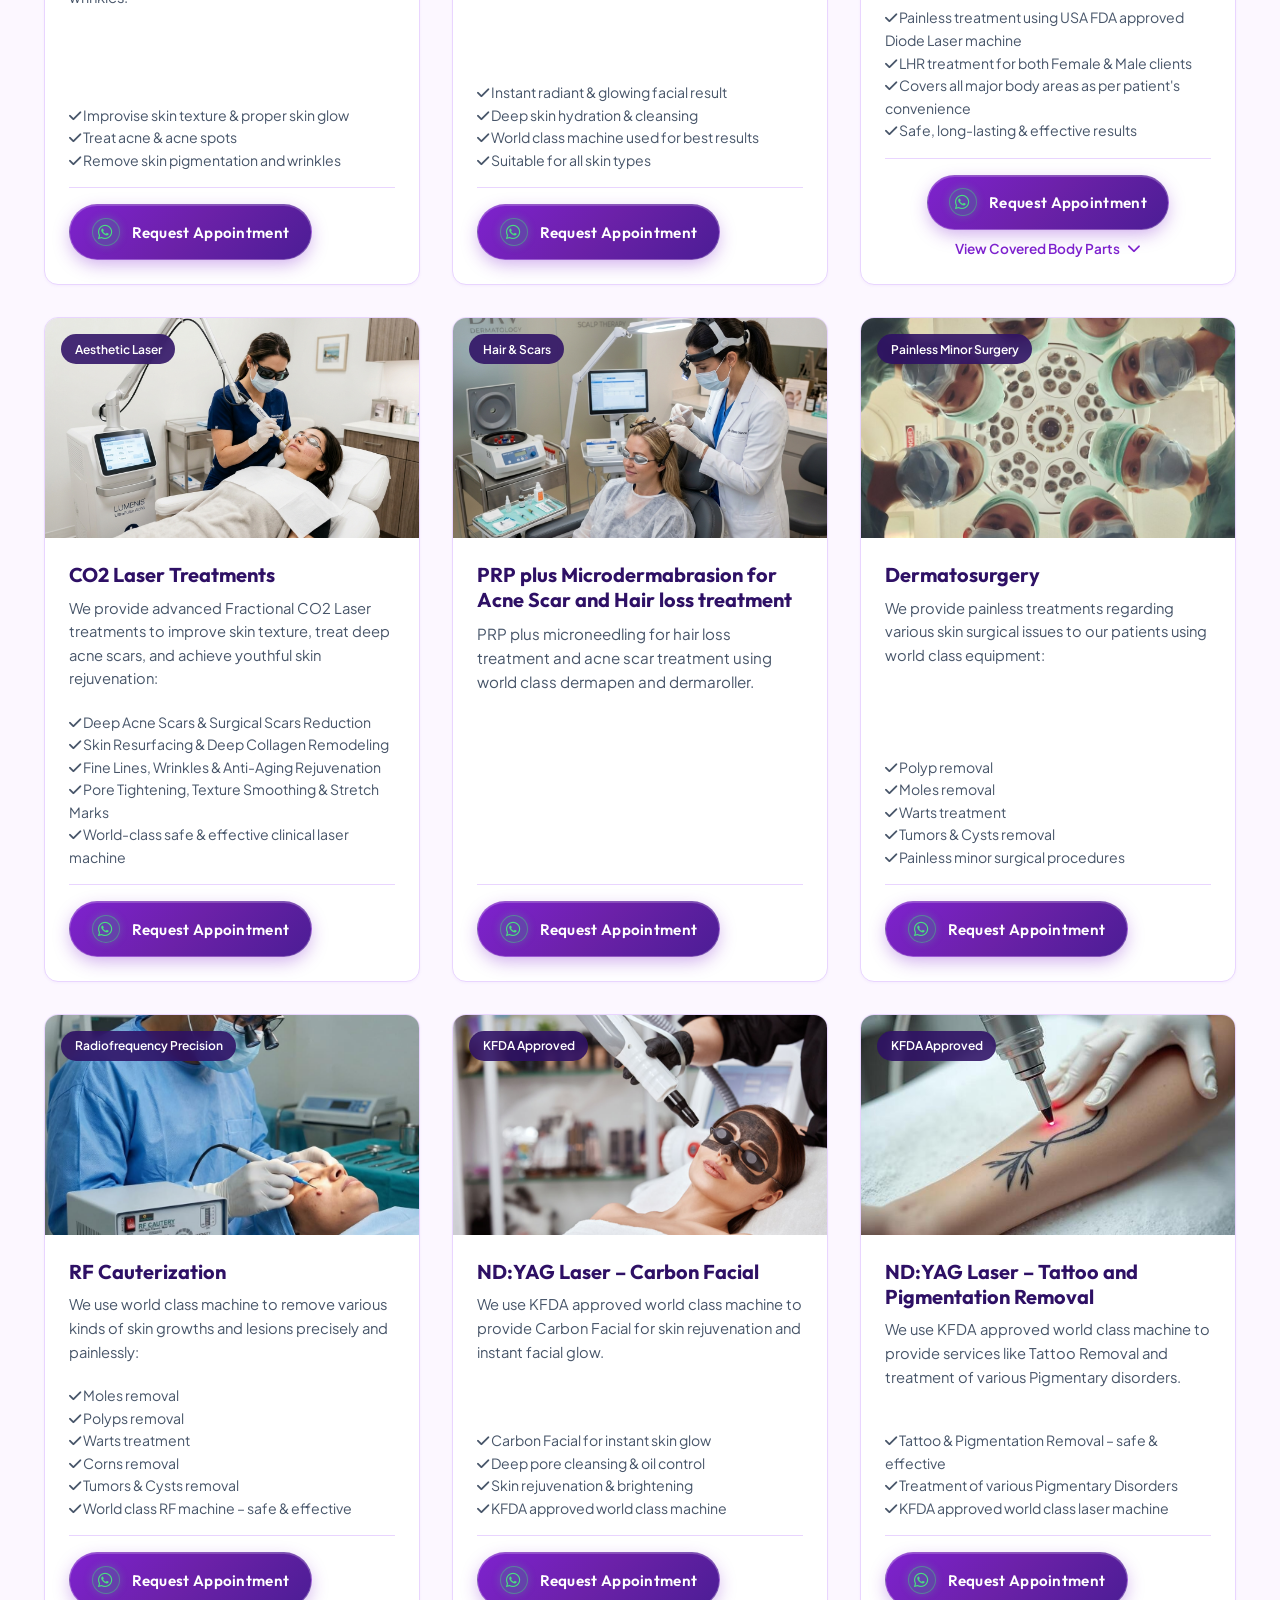
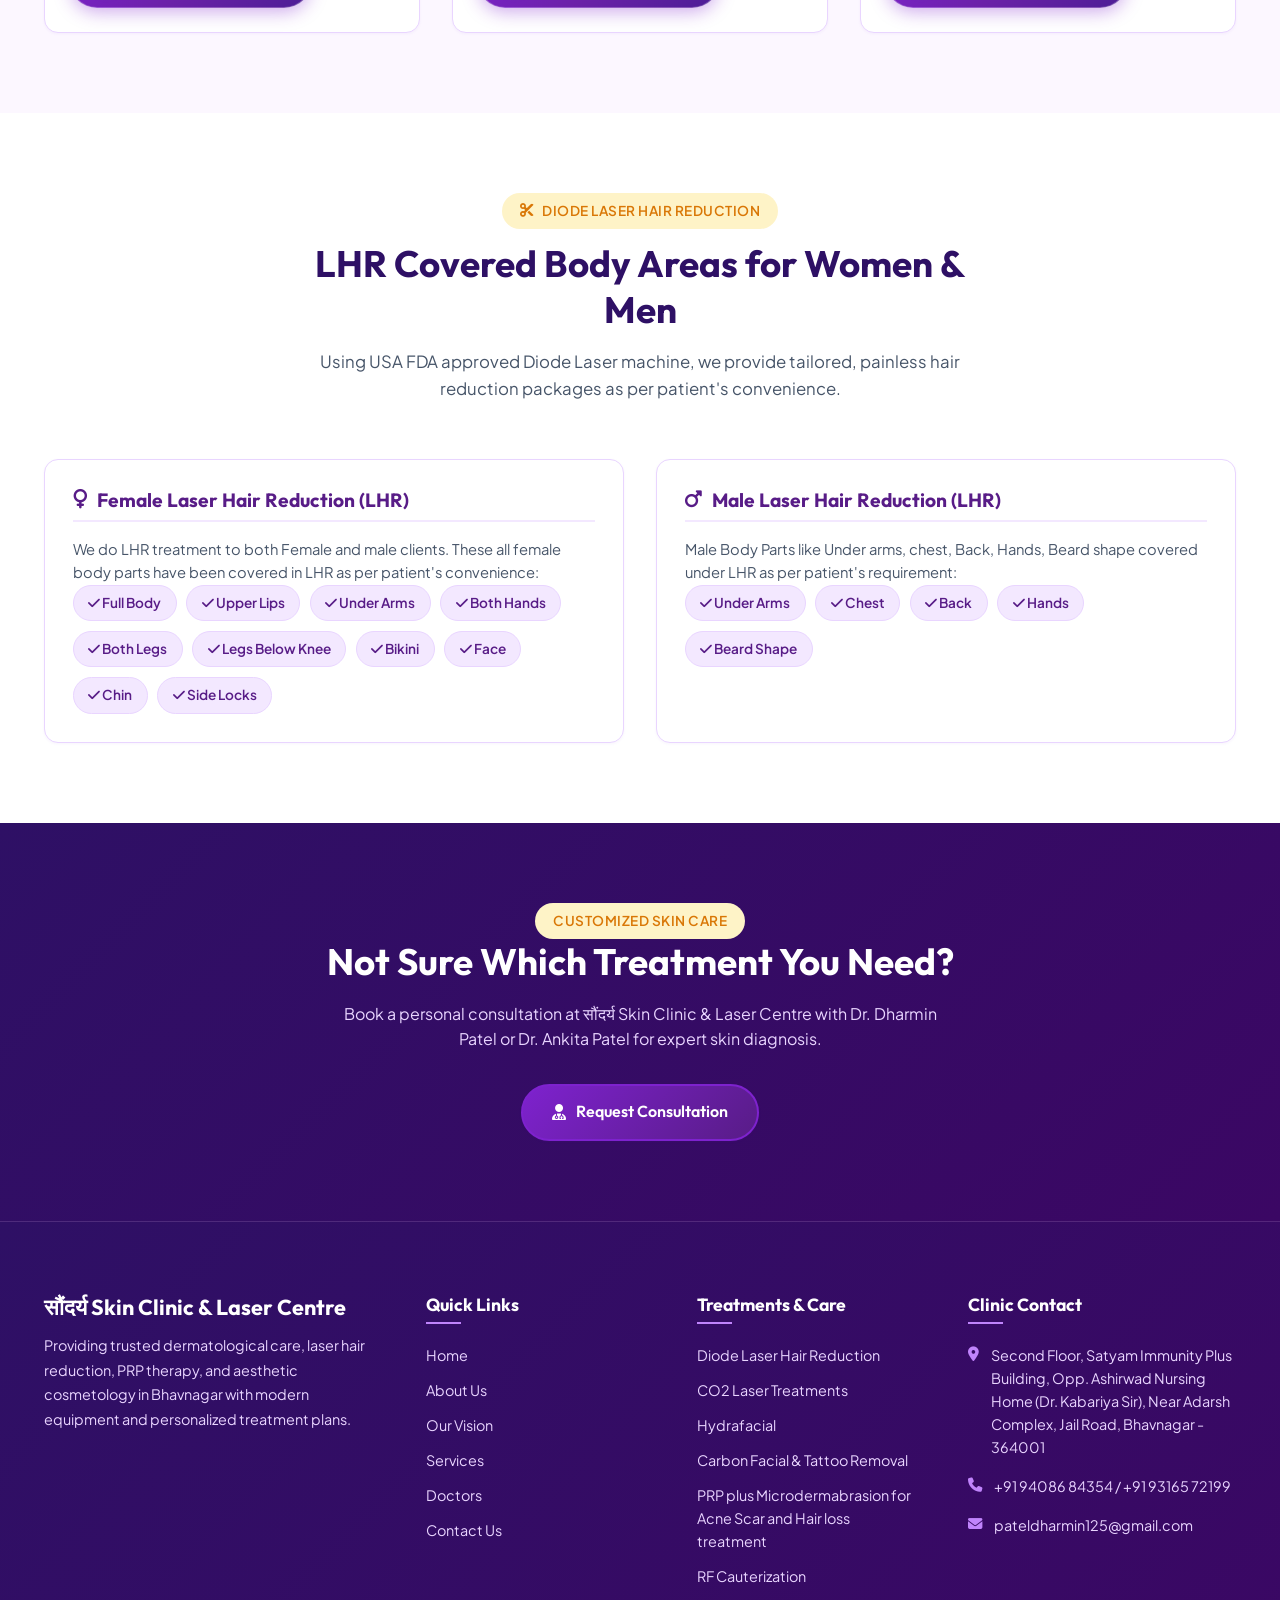
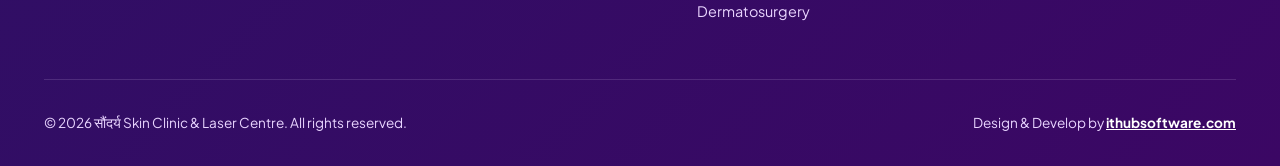
<file: services.html>
<!DOCTYPE html>
<html lang="en">
<head>
  <meta charset="UTF-8">
  <meta name="viewport" content="width=device-width, initial-scale=1.0">
  <title>Services &amp; Treatments | सौंदर्य Skin Clinic &amp; Laser Centre Bhavnagar</title>
  <meta name="description" content="Explore complete treatments offered at सौंदर्य Skin Clinic: USA FDA approved Diode laser hair reduction, Fractional CO2 laser treatments, Hydrafacial, Carbon facial, Tattoo removal, Chemical peels, PRP hair loss treatment, RF Cauterization &amp; Dermatosurgery in Bhavnagar.">
  <meta name="keywords" content="CO2 Laser Bhavnagar, Fractional CO2 Laser Treatment, Laser Hair Removal Bhavnagar, Diode Laser Bhavnagar, Hydrafacial Bhavnagar, PRP Treatment Bhavnagar, Chemical Peels Bhavnagar, Carbon Facial Bhavnagar, Tattoo Removal Bhavnagar, RF Cauterization Bhavnagar, Dermatosurgery Bhavnagar, Skin Specialist Treatments">
  <meta name="robots" content="index, follow, max-image-preview:large">
  <link rel="canonical" href="https://saundaryaskinclinic.com/services.html">

  <!-- Local SEO & GEO Meta Tags -->
  <meta name="geo.region" content="IN-GJ">
  <meta name="geo.placename" content="Bhavnagar, Gujarat, India">
  <meta name="geo.position" content="21.7645;72.1481">
  <meta name="ICBM" content="21.7645, 72.1481">
  <meta name="theme-color" content="#7e22ce">

  <!-- Open Graph Social Sharing -->
  <meta property="og:type" content="website">
  <meta property="og:locale" content="en_IN">
  <meta property="og:url" content="https://saundaryaskinclinic.com/services.html">
  <meta property="og:site_name" content="सौंदर्य Skin Clinic &amp; Laser Centre">
  <meta property="og:title" content="Treatments &amp; Services | सौंदर्य Skin Clinic &amp; Laser Centre Bhavnagar">
  <meta property="og:description" content="Complete clinical dermatology and cosmetic laser treatments by Dr. Dharmin Patel &amp; Dr. Ankita Patel in Bhavnagar.">
  <meta property="og:image" content="https://saundaryaskinclinic.com/assets/images/lhr-clinic-operation.jpg">

  <!-- Twitter Card SEO -->
  <meta name="twitter:card" content="summary_large_image">
  <meta name="twitter:title" content="Treatments &amp; Services | सौंदर्य Skin Clinic &amp; Laser Centre Bhavnagar">
  <meta name="twitter:description" content="USA FDA approved laser hair removal, Hydrafacial, PRP, and dermatosurgery in Bhavnagar.">
  <meta name="twitter:image" content="https://saundaryaskinclinic.com/assets/images/lhr-clinic-operation.jpg">
  
  <!-- Google Fonts -->
  <link rel="preconnect" href="https://fonts.googleapis.com">
  <link rel="preconnect" href="https://fonts.gstatic.com" crossorigin>
  <link href="https://fonts.googleapis.com/css2?family=Noto+Sans+Devanagari:wght@600;700;800&family=Outfit:wght@400;500;600;700;800&family=Plus+Jakarta+Sans:wght@400;500;600;700&display=swap" rel="stylesheet">
  
  <!-- FontAwesome Icons -->
  <link rel="stylesheet" href="https://cdnjs.cloudflare.com/ajax/libs/font-awesome/6.4.0/css/all.min.css">
  
  <!-- Custom Stylesheet -->
  <link rel="stylesheet" href="assets/css/styles.css">

  <!-- GEO & Schema: MedicalClinic & MedicalProcedure List -->
  <script type="application/ld+json">
  {
    "@context": "https://schema.org",
    "@type": "MedicalClinic",
    "@id": "https://saundaryaskinclinic.com/services.html#clinic",
    "name": "सौंदर्य Skin Clinic & Laser Centre",
    "alternateName": "Saundarya Skin Clinic Bhavnagar",
    "url": "https://saundaryaskinclinic.com/services.html",
    "telephone": "+919316572199",
    "address": {
      "@type": "PostalAddress",
      "streetAddress": "Second Floor, Satyam Immunity Plus Building, Opp. Ashirwad Nursing Home (Dr. Kabariya Sir), Near Adarsh Complex, Jail Road",
      "addressLocality": "Bhavnagar",
      "addressRegion": "Gujarat",
      "postalCode": "364001",
      "addressCountry": "IN"
    },
    "hasMap": "https://maps.app.goo.gl/y8NLCc6d5TuVF4Nh9?g_st=ac",
    "availableService": [
      {
        "@type": "MedicalProcedure",
        "name": "Diode Laser Hair Reduction (LHR)",
        "procedureType": "NonSurgicalProcedure",
        "description": "USA FDA approved painless Diode Laser hair reduction for male and female clients covering face, upper lip, chin, arms, legs, back, chest, and full body."
      },
      {
        "@type": "MedicalProcedure",
        "name": "Fractional CO2 Laser Treatments",
        "procedureType": "NonSurgicalProcedure",
        "description": "Gold standard fractional CO2 laser for acne scar treatment, skin resurfacing, pore tightening, surgical scar reduction, and collagen stimulation."
      },
      {
        "@type": "MedicalProcedure",
        "name": "Hydrafacial Instant Glow Medi-Facial",
        "procedureType": "NonSurgicalProcedure",
        "description": "Multi-step patented skin rejuvenation: deep vortex cleansing, painless extraction, hydration, and peptide infusion."
      },
      {
        "@type": "MedicalProcedure",
        "name": "Platelet-Rich Plasma (PRP) Therapy",
        "procedureType": "NonSurgicalProcedure",
        "description": "Autologous plasma injection rich in growth factors to reverse hair loss, stimulate hair density, and treat alopecia."
      },
      {
        "@type": "MedicalProcedure",
        "name": "ND:YAG Carbon Facial (Hollywood Laser Peel)",
        "procedureType": "NonSurgicalProcedure",
        "description": "KFDA approved laser therapy for acne control, pore minimization, skin brightening, and collagen boost."
      },
      {
        "@type": "MedicalProcedure",
        "name": "ND:YAG Laser Tattoo and Pigmentation Removal",
        "procedureType": "NonSurgicalProcedure",
        "description": "Effective non-invasive laser breakdown of permanent ink tattoos and epidermal pigment disorders."
      },
      {
        "@type": "MedicalProcedure",
        "name": "Chemical Peels (AHA / BHA)",
        "procedureType": "NonSurgicalProcedure",
        "description": "Superficial to medium dermatological peels targeting active acne, dark spots, melasma, and uneven skin tone."
      },
      {
        "@type": "MedicalProcedure",
        "name": "Radiofrequency (RF) Cauterization",
        "procedureType": "SurgicalProcedure",
        "description": "Precise, bloodless removal of skin tags, moles, corns, verruca warts, and benign skin lesions."
      },
      {
        "@type": "MedicalProcedure",
        "name": "Dermatosurgery",
        "procedureType": "SurgicalProcedure",
        "description": "Minor surgical excision of cysts, lipomas, earlobe repair, and diagnostic skin biopsies."
      }
    ]
  }
  </script>
</head>
<body>

  <!-- Top Contact Bar -->
  <div class="top-bar">
    <div class="container top-bar-flex">
      <div class="top-info">
        <div class="top-info-item">
          <i class="fa-solid fa-phone"></i>
          <span>Call: <a href="tel:9408684354">+91 94086 84354</a> / <a href="tel:9316572199">+91 93165 72199</a></span>
        </div>
        <div class="top-info-item">
          <i class="fa-solid fa-clock"></i>
          <span>Mon - Sat: 10:00 AM - 1:30 PM | 5:00 PM - 8:30 PM</span>
        </div>
        <div class="top-info-item">
          <i class="fa-solid fa-location-dot"></i>
          <span><a href="https://maps.app.goo.gl/y8NLCc6d5TuVF4Nh9?g_st=ac" target="_blank" style="color: inherit; text-decoration: none;">Jail Road, Bhavnagar</a></span>
        </div>
      </div>
      <div class="top-social">
        <a href="https://www.facebook.com/share/1DL5cypHyu/" target="_blank" aria-label="Facebook"><i class="fa-brands fa-facebook-f"></i></a>
        <a href="https://www.instagram.com/saundaryaskinclinic?utm_source=qr&stkn=MWN1OHY0YTkxNTAxeg==" target="_blank" aria-label="Instagram"><i class="fa-brands fa-instagram"></i></a>
        <a href="https://maps.app.goo.gl/y8NLCc6d5TuVF4Nh9?g_st=ac" target="_blank" aria-label="Google Map"><i class="fa-solid fa-map-location-dot"></i></a>
      </div>
    </div>
  </div>

  <!-- Navbar -->
  <nav class="navbar" id="navbar">
    <div class="container navbar-container">
      <a href="index.html" class="logo-brand">
        <img src="assets/images/logo.png" alt="सौंदर्य Logo">
        <div class="logo-text">
          <span class="logo-title">सौंदर्य</span>
          <span class="logo-subtitle">Skin Clinic & Laser Centre</span>
        </div>
      </a>

      <div class="nav-links">
        <a href="index.html" class="nav-link">Home</a>
        <a href="about.html" class="nav-link">About Us</a>
        <a href="vision.html" class="nav-link">Our Vision</a>
        <a href="services.html" class="nav-link active">Services</a>
        <a href="doctors.html" class="nav-link">Doctors</a>
        <a href="contact.html" class="nav-link">Contact Us</a>
        <a href="contact.html#book" class="btn btn-primary btn-sm"><i class="fa-regular fa-calendar-check"></i> Request Appointment</a>
      </div>

      <button class="mobile-toggle" id="mobileToggle" aria-label="Toggle Navigation">
        <i class="fa-solid fa-bars"></i>
      </button>
    </div>
  </nav>

  <!-- Mobile Drawer Menu -->
  <div class="mobile-nav" id="mobileNav">
    <div class="mobile-nav-header">
      <div class="logo-brand">
        <img src="assets/images/logo.png" alt="सौंदर्य Logo">
        <div class="logo-text">
          <span class="logo-title" style="font-size: 1.25rem;">सौंदर्य</span>
          <span class="logo-subtitle" style="font-size: 0.72rem; color: #d8b4fe; display: block;">Skin Clinic &amp; Laser Centre</span>
        </div>
      </div>
      <button class="mobile-close-btn" id="mobileClose"><i class="fa-solid fa-xmark"></i></button>
    </div>
    <div class="mobile-links">
      <a href="index.html" class="mobile-link">Home</a>
      <a href="about.html" class="mobile-link">About Us</a>
      <a href="vision.html" class="mobile-link">Our Vision</a>
      <a href="services.html" class="mobile-link active">Services</a>
      <a href="doctors.html" class="mobile-link">Doctors</a>
      <a href="contact.html" class="mobile-link">Contact Us</a>
      <a href="contact.html#book" class="btn btn-primary mt-3"><i class="fa-regular fa-calendar-check"></i> Request Appointment</a>
    </div>
  </div>
  <div class="overlay" id="overlay"></div>

  <!-- Page Header -->
  <section class="section-padding" style="background: linear-gradient(135deg, #fcf7ff 0%, #fae8ff 100%); text-align: center;">
    <div class="container">
      <span class="badge badge-primary"><i class="fa-solid fa-sparkles"></i> Comprehensive Treatments</span>
      <h1 class="mt-2" style="font-size: 2.8rem;">Our Medical & Aesthetic Services</h1>
      <p class="mt-3" style="max-width: 820px; margin: 0 auto; color: var(--dark-subtle); font-size: 1.15rem; font-weight: 500; line-height: 1.7;">
        "We at <strong>सौंदर्य skin clinic and laser centre</strong> provide services related to cosmetology to enhance overall External look of the body using various techniques and world class equipments."
      </p>
    </div>
  </section>

  <!-- Filterable Services Section -->
  <section class="section-padding">
    <div class="container">
      
      <!-- Filter Tabs -->
      <div class="tabs-header">
        <button class="tab-btn active" data-filter="all">All Services</button>
        <button class="tab-btn" data-filter="clinical">Clinical Dermatology</button>
        <button class="tab-btn" data-filter="cosmetology">Cosmetology & Peels</button>
        <button class="tab-btn" data-filter="laser">Laser Hair Reduction</button>
        <button class="tab-btn" data-filter="co2">CO2 Laser</button>
        <button class="tab-btn" data-filter="ndyag">ND:YAG Laser</button>
        <button class="tab-btn" data-filter="surgery">Dermatosurgery & RF</button>
      </div>

      <!-- Services Grid -->
      <div class="cards-grid" id="servicesGrid">

        <!-- 1. Skin Related Problems (Page 5) -->
        <div class="service-card service-card-item" data-category="clinical" id="skin-problems">
          <div class="service-img">
            <img src="assets/images/skin-treatment.jpg" alt="Skin Related Problems Dermatology">
            <span class="service-category-badge">Clinical Dermatology</span>
          </div>
          <div class="service-body">
            <h3>Skin Related Problems</h3>
            <p>We at सौंदर्य Skin Clinic and Laser Centre provide excellent results towards skin related problems:</p>
            <ul style="font-size: 0.88rem; color: var(--slate); margin-bottom: 1rem; line-height: 1.6;">
              <li><i class="fa-solid fa-check text-primary"></i> Diseases like Fungal infection, Eczema, Acne</li>
              <li><i class="fa-solid fa-check text-primary"></i> Psoriasis, Vitiligo, Allergy, STI etc.</li>
            </ul>
            <div class="service-footer">
              <button type="button" class="btn btn-request-luxury w-100 open-service-booking" data-service="Skin Related Problems (Acne, Eczema, Psoriasis, Vitiligo)">
                <i class="fa-brands fa-whatsapp"></i> Request Appointment
              </button>
            </div>
          </div>
        </div>

        <!-- 2. Hair Related Problems (Pages 5-6) -->
        <div class="service-card service-card-item" data-category="clinical" id="hair-problems">
          <div class="service-img">
            <img src="assets/images/prp-treatment.jpg" alt="Hair Related Problems Trichology">
            <span class="service-category-badge">Clinical Dermatology</span>
          </div>
          <div class="service-body">
            <h3>Hair Related Problems</h3>
            <p>We provide excellent results towards various hair related problems:</p>
            <ul style="font-size: 0.88rem; color: var(--slate); margin-bottom: 1rem; line-height: 1.6;">
              <li><i class="fa-solid fa-check text-primary"></i> Hair loss</li>
              <li><i class="fa-solid fa-check text-primary"></i> Alopecia areata</li>
              <li><i class="fa-solid fa-check text-primary"></i> And other hair related problems</li>
            </ul>
            <div class="service-footer">
              <button type="button" class="btn btn-request-luxury w-100 open-service-booking" data-service="Hair Related Problems (Hair Fall, Alopecia Areata)">
                <i class="fa-brands fa-whatsapp"></i> Request Appointment
              </button>
            </div>
          </div>
        </div>

        <!-- 3. Nail Related Problems (Page 6) -->
        <div class="service-card service-card-item" data-category="clinical" id="nail-problems">
          <div class="service-img">
            <img src="assets/images/nail-treatment.jpg" alt="Nail Related Problems Treatment">
            <span class="service-category-badge">Clinical Dermatology</span>
          </div>
          <div class="service-body">
            <h3>Nail Related Problems</h3>
            <p>We at सौंदर्य Skin Clinic and Laser Centre provide excellent results towards nail related problems.</p>
            <ul style="font-size: 0.88rem; color: var(--slate); margin-bottom: 1rem; line-height: 1.6;">
              <li><i class="fa-solid fa-check text-primary"></i> Comprehensive diagnosis & treatment for nail issues</li>
            </ul>
            <div class="service-footer">
              <button type="button" class="btn btn-request-luxury w-100 open-service-booking" data-service="Nail Related Problems Treatment">
                <i class="fa-brands fa-whatsapp"></i> Request Appointment
              </button>
            </div>
          </div>
        </div>

        <!-- 4. Peels (Page 7) -->
        <div class="service-card service-card-item" data-category="cosmetology" id="peels">
          <div class="service-img">
            <img src="assets/images/peels-treatment.jpg" alt="Chemical Peels Skincare">
            <span class="service-category-badge">Skin Rejuvenation</span>
          </div>
          <div class="service-body">
            <h3>Peels</h3>
            <p>We use world class products to improvise skin texture, for proper skin glow, to treat acne and acne spots, to remove skin pigmentation and wrinkles.</p>
            <ul style="font-size: 0.88rem; color: var(--slate); margin-bottom: 1rem; line-height: 1.6;">
              <li><i class="fa-solid fa-check text-primary"></i> Improvise skin texture & proper skin glow</li>
              <li><i class="fa-solid fa-check text-primary"></i> Treat acne & acne spots</li>
              <li><i class="fa-solid fa-check text-primary"></i> Remove skin pigmentation and wrinkles</li>
            </ul>
            <div class="service-footer">
              <button type="button" class="btn btn-request-luxury w-100 open-service-booking" data-service="Chemical Peels (Texture & Pigmentation)">
                <i class="fa-brands fa-whatsapp"></i> Request Appointment
              </button>
            </div>
          </div>
        </div>

        <!-- 5. Hydrafacial (Page 8) -->
        <div class="service-card service-card-item" data-category="cosmetology" id="hydrafacial">
          <div class="service-img">
            <img src="assets/images/hydrafacial.jpg" alt="Hydrafacial Machine Treatment">
            <span class="service-category-badge">Medi-Facial</span>
          </div>
          <div class="service-body">
            <h3>Hydrafacial</h3>
            <p>We use world class machine to give radiant glow on face instantly to our clients.</p>
            <ul style="font-size: 0.88rem; color: var(--slate); margin-bottom: 1rem; line-height: 1.6;">
              <li><i class="fa-solid fa-check text-primary"></i> Instant radiant &amp; glowing facial result</li>
              <li><i class="fa-solid fa-check text-primary"></i> Deep skin hydration &amp; cleansing</li>
              <li><i class="fa-solid fa-check text-primary"></i> World class machine used for best results</li>
              <li><i class="fa-solid fa-check text-primary"></i> Suitable for all skin types</li>
            </ul>
            <div class="service-footer">
              <button type="button" class="btn btn-request-luxury w-100 open-service-booking" data-service="Hydrafacial Instant Glow Medi-Facial">
                <i class="fa-brands fa-whatsapp"></i> Request Appointment
              </button>
            </div>
          </div>
        </div>

        <!-- 6. Laser Hair Reduction (Pages 8-10) -->
        <div class="service-card service-card-item" data-category="laser" id="lhr">
          <div class="service-img">
            <img src="assets/images/lhr-clinic-operation.jpg" alt="Laser Hair Reduction Procedure Clinic">
            <span class="service-category-badge">USA FDA Approved</span>
          </div>
          <div class="service-body">
            <h3>Laser Hair Reduction (LHR)</h3>
            <p>We use world class USA FDA approved Diode Laser machine to give painless laser hair reduction treatment to our clients.</p>
            <ul style="font-size: 0.88rem; color: var(--slate); margin-bottom: 1rem; line-height: 1.6;">
              <li><i class="fa-solid fa-check text-primary"></i> Painless treatment using USA FDA approved Diode Laser machine</li>
              <li><i class="fa-solid fa-check text-primary"></i> LHR treatment for both Female &amp; Male clients</li>
              <li><i class="fa-solid fa-check text-primary"></i> Covers all major body areas as per patient's convenience</li>
              <li><i class="fa-solid fa-check text-primary"></i> Safe, long-lasting &amp; effective results</li>
            </ul>
            <div class="service-footer" style="display: flex; flex-direction: column; gap: 0.5rem;">
              <button type="button" class="btn btn-request-luxury w-100 open-service-booking" data-service="Diode Laser Hair Reduction (LHR)">
                <i class="fa-brands fa-whatsapp"></i> Request Appointment
              </button>
              <a href="#lhr-breakdown" class="service-link" style="text-align: center; font-size: 0.85rem;">View Covered Body Parts <i class="fa-solid fa-chevron-down"></i></a>
            </div>
          </div>
        </div>

        <!-- CO2 Laser Treatments -->
        <div class="service-card service-card-item" data-category="laser co2" id="co2">
          <div class="service-img">
            <img src="assets/images/co2-laser.jpg" alt="CO2 Laser Treatments">
            <span class="service-category-badge">Aesthetic Laser</span>
          </div>
          <div class="service-body">
            <h3>CO2 Laser Treatments</h3>
            <p>We provide advanced Fractional CO2 Laser treatments to improve skin texture, treat deep acne scars, and achieve youthful skin rejuvenation:</p>
            <ul style="font-size: 0.88rem; color: var(--slate); margin-bottom: 1rem; line-height: 1.6;">
              <li><i class="fa-solid fa-check text-primary"></i> Deep Acne Scars &amp; Surgical Scars Reduction</li>
              <li><i class="fa-solid fa-check text-primary"></i> Skin Resurfacing &amp; Deep Collagen Remodeling</li>
              <li><i class="fa-solid fa-check text-primary"></i> Fine Lines, Wrinkles &amp; Anti-Aging Rejuvenation</li>
              <li><i class="fa-solid fa-check text-primary"></i> Pore Tightening, Texture Smoothing &amp; Stretch Marks</li>
              <li><i class="fa-solid fa-check text-primary"></i> World-class safe &amp; effective clinical laser machine</li>
            </ul>
            <div class="service-footer">
              <button type="button" class="btn btn-request-luxury w-100 open-service-booking" data-service="CO2 Laser Treatments (Acne Scars &amp; Skin Resurfacing)">
                <i class="fa-brands fa-whatsapp"></i> Request Appointment
              </button>
            </div>
          </div>
        </div>

        <!-- 7. PRP plus microneedling (Page 10) -->
        <div class="service-card service-card-item" data-category="clinical" id="prp">
          <div class="service-img">
            <img src="assets/images/prp-treatment.jpg" alt="PRP Therapy Hair Care">
            <span class="service-category-badge">Hair &amp; Scars</span>
          </div>
          <div class="service-body">
            <h3>PRP plus Microdermabrasion for Acne Scar and Hair loss treatment</h3>
            <p style="font-size: 0.95rem; color: var(--slate); margin-bottom: 1.25rem; line-height: 1.6;">PRP plus microneedling for hair loss treatment and acne scar treatment using world class dermapen and dermaroller.</p>
            <div class="service-footer">
              <button type="button" class="btn btn-request-luxury w-100 open-service-booking" data-service="PRP plus Microdermabrasion for Acne Scar and Hair loss treatment">
                <i class="fa-brands fa-whatsapp"></i> Request Appointment
              </button>
            </div>
          </div>
        </div>

        <!-- 8. Dermatosurgery (Pages 10-11) -->
        <div class="service-card service-card-item" data-category="surgery" id="surgery">
          <div class="service-img">
            <img src="assets/images/dermatosurgery.jpg" alt="Dermatosurgery Clinic Procedure">
            <span class="service-category-badge">Painless Minor Surgery</span>
          </div>
          <div class="service-body">
            <h3>Dermatosurgery</h3>
            <p>We provide painless treatments regarding various skin surgical issues to our patients using world class equipment:</p>
            <ul style="font-size: 0.88rem; color: var(--slate); margin-bottom: 1rem; line-height: 1.6;">
              <li><i class="fa-solid fa-check text-primary"></i> Polyp removal</li>
              <li><i class="fa-solid fa-check text-primary"></i> Moles removal</li>
              <li><i class="fa-solid fa-check text-primary"></i> Warts treatment</li>
              <li><i class="fa-solid fa-check text-primary"></i> Tumors &amp; Cysts removal</li>
              <li><i class="fa-solid fa-check text-primary"></i> Painless minor surgical procedures</li>
            </ul>
            <div class="service-footer">
              <button type="button" class="btn btn-request-luxury w-100 open-service-booking" data-service="Dermatosurgery">
                <i class="fa-brands fa-whatsapp"></i> Request Appointment
              </button>
            </div>
          </div>
        </div>

        <!-- 9. RF Cauterization (Page 11) -->
        <div class="service-card service-card-item" data-category="surgery" id="rf">
          <div class="service-img">
            <img src="assets/images/rf-cauterization.jpg" alt="RF Cauterization Machine Treatment">
            <span class="service-category-badge">Radiofrequency Precision</span>
          </div>
          <div class="service-body">
            <h3>RF Cauterization</h3>
            <p>We use world class machine to remove various kinds of skin growths and lesions precisely and painlessly:</p>
            <ul style="font-size: 0.88rem; color: var(--slate); margin-bottom: 1rem; line-height: 1.6;">
              <li><i class="fa-solid fa-check text-primary"></i> Moles removal</li>
              <li><i class="fa-solid fa-check text-primary"></i> Polyps removal</li>
              <li><i class="fa-solid fa-check text-primary"></i> Warts treatment</li>
              <li><i class="fa-solid fa-check text-primary"></i> Corns removal</li>
              <li><i class="fa-solid fa-check text-primary"></i> Tumors &amp; Cysts removal</li>
              <li><i class="fa-solid fa-check text-primary"></i> World class RF machine – safe &amp; effective</li>
            </ul>
            <div class="service-footer">
              <button type="button" class="btn btn-request-luxury w-100 open-service-booking" data-service="RF Cauterization (Moles, Warts, Corns)">
                <i class="fa-brands fa-whatsapp"></i> Request Appointment
              </button>
            </div>
          </div>
        </div>

        <!-- 10. ND:YAG Laser - Carbon Facial (Page 12) -->
        <div class="service-card service-card-item" data-category="ndyag" id="carbon">
          <div class="service-img">
            <img src="assets/images/carbon-facial.jpg" alt="Carbon Facial ND:YAG Laser">
            <span class="service-category-badge">KFDA Approved</span>
          </div>
          <div class="service-body">
            <h3>ND:YAG Laser – Carbon Facial</h3>
            <p>We use KFDA approved world class machine to provide Carbon Facial for skin rejuvenation and instant facial glow.</p>
            <ul style="font-size: 0.88rem; color: var(--slate); margin-bottom: 1rem; line-height: 1.6;">
              <li><i class="fa-solid fa-check text-primary"></i> Carbon Facial for instant skin glow</li>
              <li><i class="fa-solid fa-check text-primary"></i> Deep pore cleansing &amp; oil control</li>
              <li><i class="fa-solid fa-check text-primary"></i> Skin rejuvenation &amp; brightening</li>
              <li><i class="fa-solid fa-check text-primary"></i> KFDA approved world class machine</li>
            </ul>
            <div class="service-footer">
              <button type="button" class="btn btn-request-luxury w-100 open-service-booking" data-service="ND:YAG Laser - Carbon Facial">
                <i class="fa-brands fa-whatsapp"></i> Request Appointment
              </button>
            </div>
          </div>
        </div>

        <!-- 11. ND:YAG Laser - Tattoo Removal & Pigmentary Treatment (Page 12) -->
        <div class="service-card service-card-item" data-category="ndyag" id="tattoo">
          <div class="service-img">
            <img src="assets/images/tattoo-removal.jpg" alt="ND YAG Laser Tattoo Removal">
            <span class="service-category-badge">KFDA Approved</span>
          </div>
          <div class="service-body">
            <h3>ND:YAG Laser &ndash; Tattoo and Pigmentation Removal</h3>
            <p>We use KFDA approved world class machine to provide services like Tattoo Removal and treatment of various Pigmentary disorders.</p>
            <ul style="font-size: 0.88rem; color: var(--slate); margin-bottom: 1rem; line-height: 1.6;">
              <li><i class="fa-solid fa-check text-primary"></i> Tattoo &amp; Pigmentation Removal &ndash; safe &amp; effective</li>
              <li><i class="fa-solid fa-check text-primary"></i> Treatment of various Pigmentary Disorders</li>
              <li><i class="fa-solid fa-check text-primary"></i> KFDA approved world class laser machine</li>
            </ul>
            <div class="service-footer">
              <button type="button" class="btn btn-request-luxury w-100 open-service-booking" data-service="ND:YAG Laser Tattoo and Pigmentation Removal">
                <i class="fa-brands fa-whatsapp"></i> Request Appointment
              </button>
            </div>
          </div>
        </div>

      </div>
    </div>
  </section>

  <!-- Detailed Laser Hair Reduction (LHR) Body Parts Breakdown Section -->
  <section class="section-padding" id="lhr-breakdown" style="background-color: #ffffff;">
    <div class="container">
      <div class="section-header">
        <span class="badge badge-gold"><i class="fa-solid fa-scissors"></i> Diode Laser Hair Reduction</span>
        <h2>LHR Covered Body Areas for Women & Men</h2>
        <p>Using USA FDA approved Diode Laser machine, we provide tailored, painless hair reduction packages as per patient's convenience.</p>
      </div>

      <div class="body-parts-grid">
        <!-- Female Body Parts Card -->
        <div class="body-part-card">
          <h4><i class="fa-solid fa-venus"></i> Female Laser Hair Reduction (LHR)</h4>
          <p class="mb-3" style="font-size: 0.92rem; color: var(--slate);">We do LHR treatment to both Female and male clients. These all female body parts have been covered in LHR as per patient's convenience:</p>
          
          <div class="tags-list">
            <span class="tag"><i class="fa-solid fa-check text-primary"></i> Full Body</span>
            <span class="tag"><i class="fa-solid fa-check text-primary"></i> Upper Lips</span>
            <span class="tag"><i class="fa-solid fa-check text-primary"></i> Under Arms</span>
            <span class="tag"><i class="fa-solid fa-check text-primary"></i> Both Hands</span>
            <span class="tag"><i class="fa-solid fa-check text-primary"></i> Both Legs</span>
            <span class="tag"><i class="fa-solid fa-check text-primary"></i> Legs Below Knee</span>
            <span class="tag"><i class="fa-solid fa-check text-primary"></i> Bikini</span>
            <span class="tag"><i class="fa-solid fa-check text-primary"></i> Face</span>
            <span class="tag"><i class="fa-solid fa-check text-primary"></i> Chin</span>
            <span class="tag"><i class="fa-solid fa-check text-primary"></i> Side Locks</span>
          </div>
        </div>

        <!-- Male Body Parts Card -->
        <div class="body-part-card">
          <h4><i class="fa-solid fa-mars"></i> Male Laser Hair Reduction (LHR)</h4>
          <p class="mb-3" style="font-size: 0.92rem; color: var(--slate);">Male Body Parts like Under arms, chest, Back, Hands, Beard shape covered under LHR as per patient's requirement:</p>
          
          <div class="tags-list">
            <span class="tag"><i class="fa-solid fa-check text-primary"></i> Under Arms</span>
            <span class="tag"><i class="fa-solid fa-check text-primary"></i> Chest</span>
            <span class="tag"><i class="fa-solid fa-check text-primary"></i> Back</span>
            <span class="tag"><i class="fa-solid fa-check text-primary"></i> Hands</span>
            <span class="tag"><i class="fa-solid fa-check text-primary"></i> Beard Shape</span>
          </div>
        </div>
      </div>
    </div>
  </section>

  <!-- CTA Banner -->
  <section class="section-padding" style="background: linear-gradient(135deg, var(--dark-subtle) 0%, var(--primary-deep) 100%); color: #ffffff; text-align: center;">
    <div class="container">
      <span class="badge badge-gold mb-3">Customized Skin Care</span>
      <h2 style="color: #ffffff; font-size: 2.3rem;">Not Sure Which Treatment You Need?</h2>
      <p style="color: #e9d5ff; max-width: 600px; margin: 1rem auto 2rem;">Book a personal consultation at सौंदर्य Skin Clinic &amp; Laser Centre with Dr. Dharmin Patel or Dr. Ankita Patel for expert skin diagnosis.</p>
      <a href="contact.html#book" class="btn btn-primary"><i class="fa-solid fa-user-doctor"></i> Request Consultation</a>
    </div>
  </section>

  <!-- Footer -->
  <footer>
    <div class="container">
      <div class="footer-grid">
        <div class="footer-brand">
          <h3>सौंदर्य Skin Clinic &amp; Laser Centre</h3>
          <p>Providing trusted dermatological care, laser hair reduction, PRP therapy, and aesthetic cosmetology in Bhavnagar with modern equipment and personalized treatment plans.</p>
        </div>

        <div class="footer-col">
          <h4>Quick Links</h4>
          <div class="footer-links">
            <a href="index.html">Home</a>
            <a href="about.html">About Us</a>
            <a href="vision.html">Our Vision</a>
            <a href="services.html">Services</a>
            <a href="doctors.html">Doctors</a>
            <a href="contact.html">Contact Us</a>
          </div>
        </div>

        <div class="footer-col">
          <h4>Treatments & Care</h4>
          <div class="footer-links">
            <a href="services.html#lhr">Diode Laser Hair Reduction</a>
            <a href="services.html#co2">CO2 Laser Treatments</a>
            <a href="services.html#hydrafacial">Hydrafacial</a>
            <a href="services.html#carbon">Carbon Facial & Tattoo Removal</a>
            <a href="services.html#prp">PRP plus Microdermabrasion for Acne Scar and Hair loss treatment</a>
            <a href="services.html#rf">RF Cauterization</a>
            <a href="services.html#surgery">Dermatosurgery</a>
          </div>
        </div>

        <div class="footer-col">
          <h4>Clinic Contact</h4>
          <div class="footer-contact-list">
            <div class="footer-contact-item">
              <i class="fa-solid fa-location-dot"></i>
              <a href="https://maps.app.goo.gl/y8NLCc6d5TuVF4Nh9?g_st=ac" target="_blank">Second Floor, Satyam Immunity Plus Building, Opp. Ashirwad Nursing Home (Dr. Kabariya Sir), Near Adarsh Complex, Jail Road, Bhavnagar - 364001</a>
            </div>
            <div class="footer-contact-item">
              <i class="fa-solid fa-phone"></i>
              <span><a href="tel:9408684354">+91 94086 84354</a> / <a href="tel:9316572199">+91 93165 72199</a></span>
            </div>
            <div class="footer-contact-item">
              <i class="fa-solid fa-envelope"></i>
              <span>pateldharmin125@gmail.com</span>
            </div>
          </div>
        </div>
      </div>

      <div class="footer-bottom">
        <p>&copy; 2026 सौंदर्य Skin Clinic & Laser Centre. All rights reserved.</p>
        <p><a href="https://ithubsoftware.com" target="_blank" rel="noopener noreferrer">Design &amp; Develop by <strong style="color: #ffffff; text-decoration: underline;">ithubsoftware.com</strong></a></p>
      </div>
    </div>
  </footer>

  <!-- Floating Call & WhatsApp Buttons -->
  <a href="https://wa.me/919316572199?text=Hello%20सौंदर्य%20Skin%20Clinic%2C%20I%20would%20like%20to%20book%20an%20appointment." class="floating-whatsapp-btn" target="_blank" title="Request Appointment at सौंदर्य Skin Clinic &amp; Laser Centre">
    <i class="fa-brands fa-whatsapp"></i>
  </a>
  <a href="tel:9316572199" class="floating-call-btn" title="Call सौंदर्य Skin Clinic &amp; Laser Centre">
    <i class="fa-solid fa-phone"></i>
  </a>

  <!-- Service Direct WhatsApp Booking Modal -->
  <div class="modal" id="serviceBookingModal">
    <div class="modal-content" style="max-width: 520px; border-radius: var(--radius-lg); padding: 1.75rem 2rem;">
      <button class="modal-close" id="modalServiceClose"><i class="fa-solid fa-xmark"></i></button>
      
      <div style="display: flex; align-items: center; gap: 0.6rem; margin-bottom: 0.35rem;">
        <span class="badge" style="background: var(--primary-light); color: var(--primary-dark); border: 1px solid var(--border-color); font-weight: 600; padding: 0.35rem 0.85rem; border-radius: 50px; display: inline-flex; align-items: center; gap: 0.4rem; font-size: 0.82rem;">
          <i class="fa-brands fa-whatsapp" style="color: #16a34a; font-size: 1rem;"></i> WhatsApp Direct Consultation
        </span>
      </div>
      
      <h3 style="font-size: 1.45rem; margin-bottom: 0.25rem; color: var(--dark); font-weight: 700;">Request Doctor Appointment</h3>
      <p style="font-size: 0.85rem; color: var(--slate); margin-bottom: 1.1rem;">Fill out this quick form to send your appointment request directly to our clinic WhatsApp.</p>

      <form id="serviceModalForm">
        <div class="form-group" style="margin-bottom: 0.85rem;">
          <label for="modalServiceTitle" style="font-size: 0.84rem; font-weight: 600; margin-bottom: 0.3rem; display: block; color: var(--dark);">Requested Treatment / Consultation</label>
          <input type="text" id="modalServiceTitle" class="form-control" readonly style="background: #f8fafc; font-weight: 600; color: var(--primary-dark); padding: 0.65rem 0.95rem; border-color: var(--border-color);">
        </div>

        <div class="modal-grid-2col">
          <div class="form-group" style="margin-bottom: 0;">
            <label for="modalPatientName" style="font-size: 0.84rem; font-weight: 600; margin-bottom: 0.3rem; display: block; color: var(--dark);">Patient Full Name *</label>
            <input type="text" id="modalPatientName" class="form-control" placeholder="Enter your full name" required style="padding: 0.65rem 0.95rem;">
          </div>

          <div class="form-group" style="margin-bottom: 0;">
            <label for="modalPatientPhone" style="font-size: 0.84rem; font-weight: 600; margin-bottom: 0.3rem; display: block; color: var(--dark);">WhatsApp Mobile Number *</label>
            <input type="tel" id="modalPatientPhone" class="form-control" placeholder="e.g. 9876543210" required style="padding: 0.65rem 0.95rem;">
          </div>
        </div>

        <div class="form-group" style="margin-bottom: 0.85rem;">
          <label for="modalPreferredDate" style="font-size: 0.84rem; font-weight: 600; margin-bottom: 0.3rem; display: block; color: var(--dark);">Preferred Date</label>
          <input type="date" id="modalPreferredDate" class="form-control" style="padding: 0.65rem 0.95rem;">
        </div>

        <div class="form-group" style="margin-bottom: 1.15rem;">
          <label for="modalPatientNotes" style="font-size: 0.84rem; font-weight: 600; margin-bottom: 0.3rem; display: block; color: var(--dark);">Notes or Questions (Optional)</label>
          <textarea id="modalPatientNotes" class="form-control" rows="2" placeholder="Any specific area or symptoms..." style="padding: 0.65rem 0.95rem;"></textarea>
        </div>

        <button type="submit" class="btn btn-whatsapp-modern w-100" style="padding: 0.9rem 1.4rem; font-size: 1rem;">
          <i class="fa-brands fa-whatsapp"></i> Send Appointment Request on WhatsApp
        </button>

        <p style="text-align: center; font-size: 0.78rem; color: var(--slate); margin-top: 0.75rem; margin-bottom: 0;">
          <i class="fa-solid fa-lock" style="color: #16a34a;"></i> 100% Confidential & Secure Consultation
        </p>
      </form>
    </div>
  </div>

  <!-- Custom JavaScript -->
  <script src="assets/js/main.js"></script>
</body>
</html>
</file>
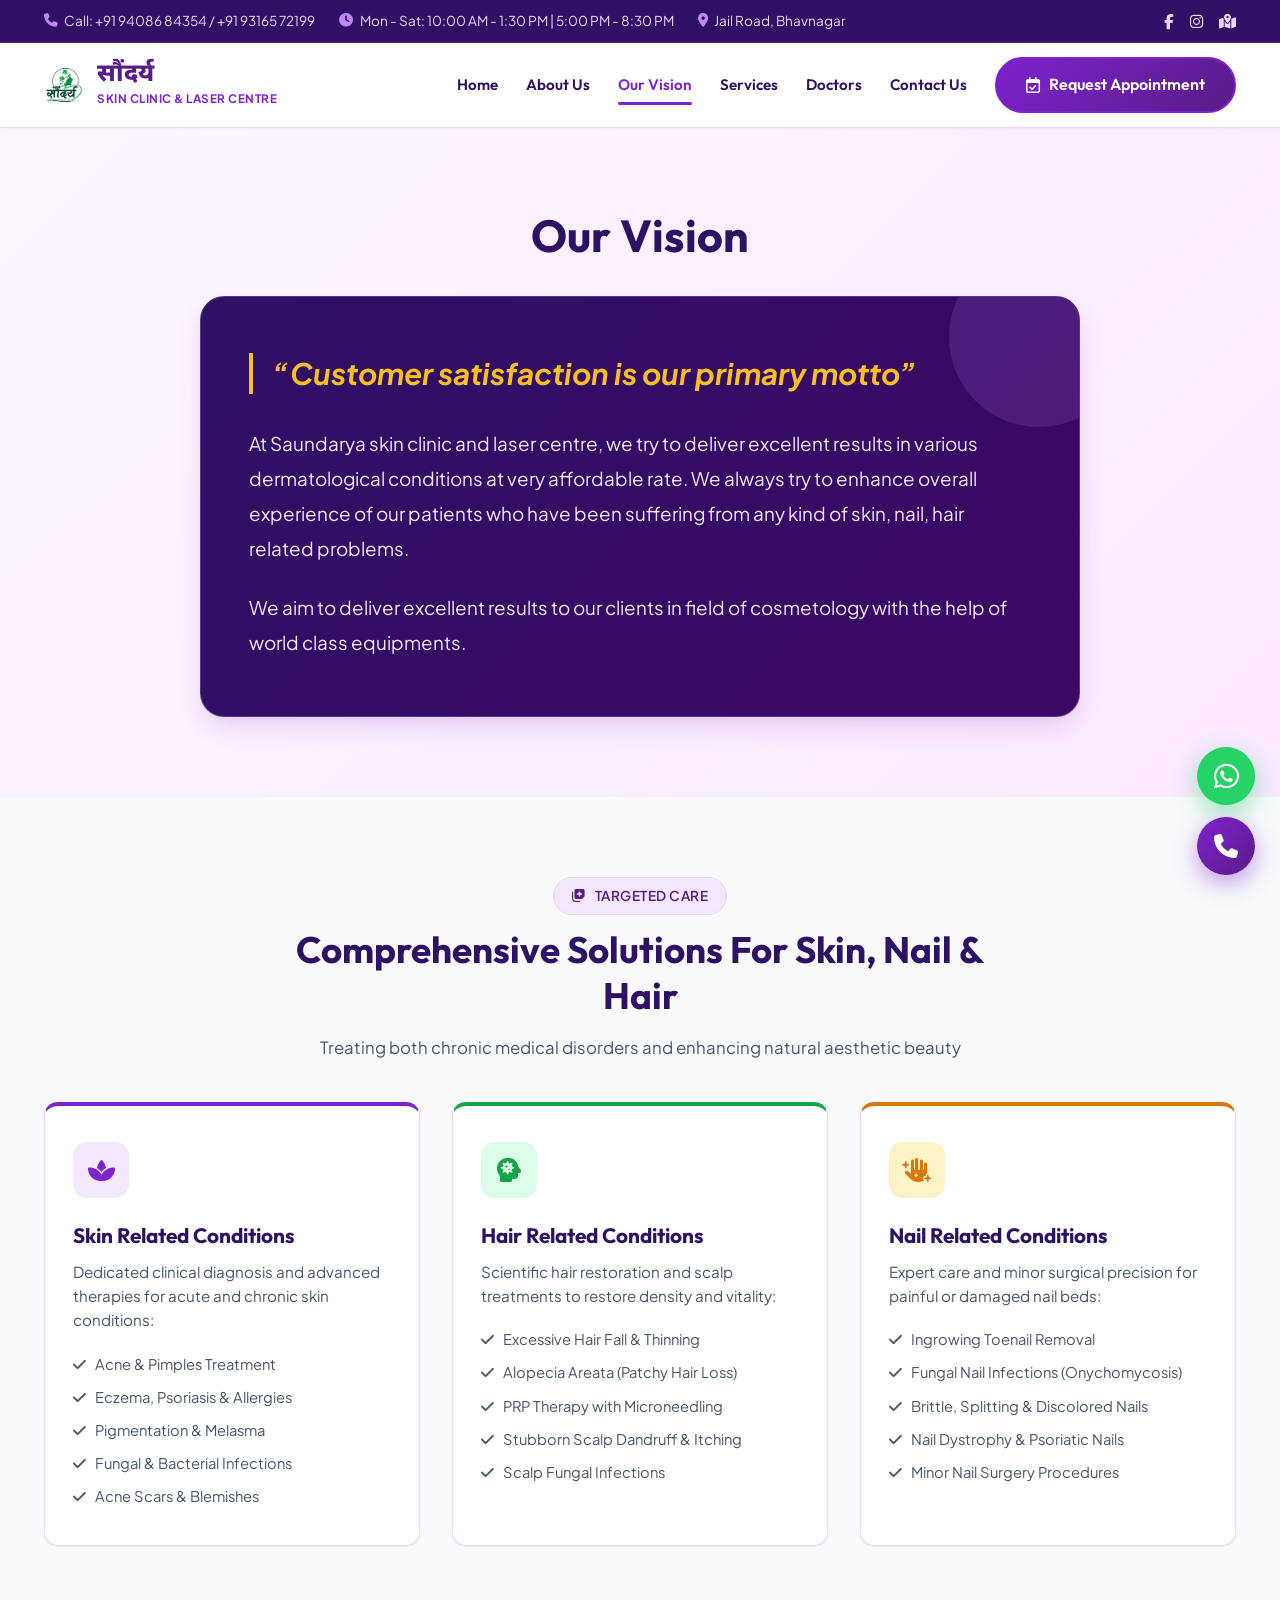
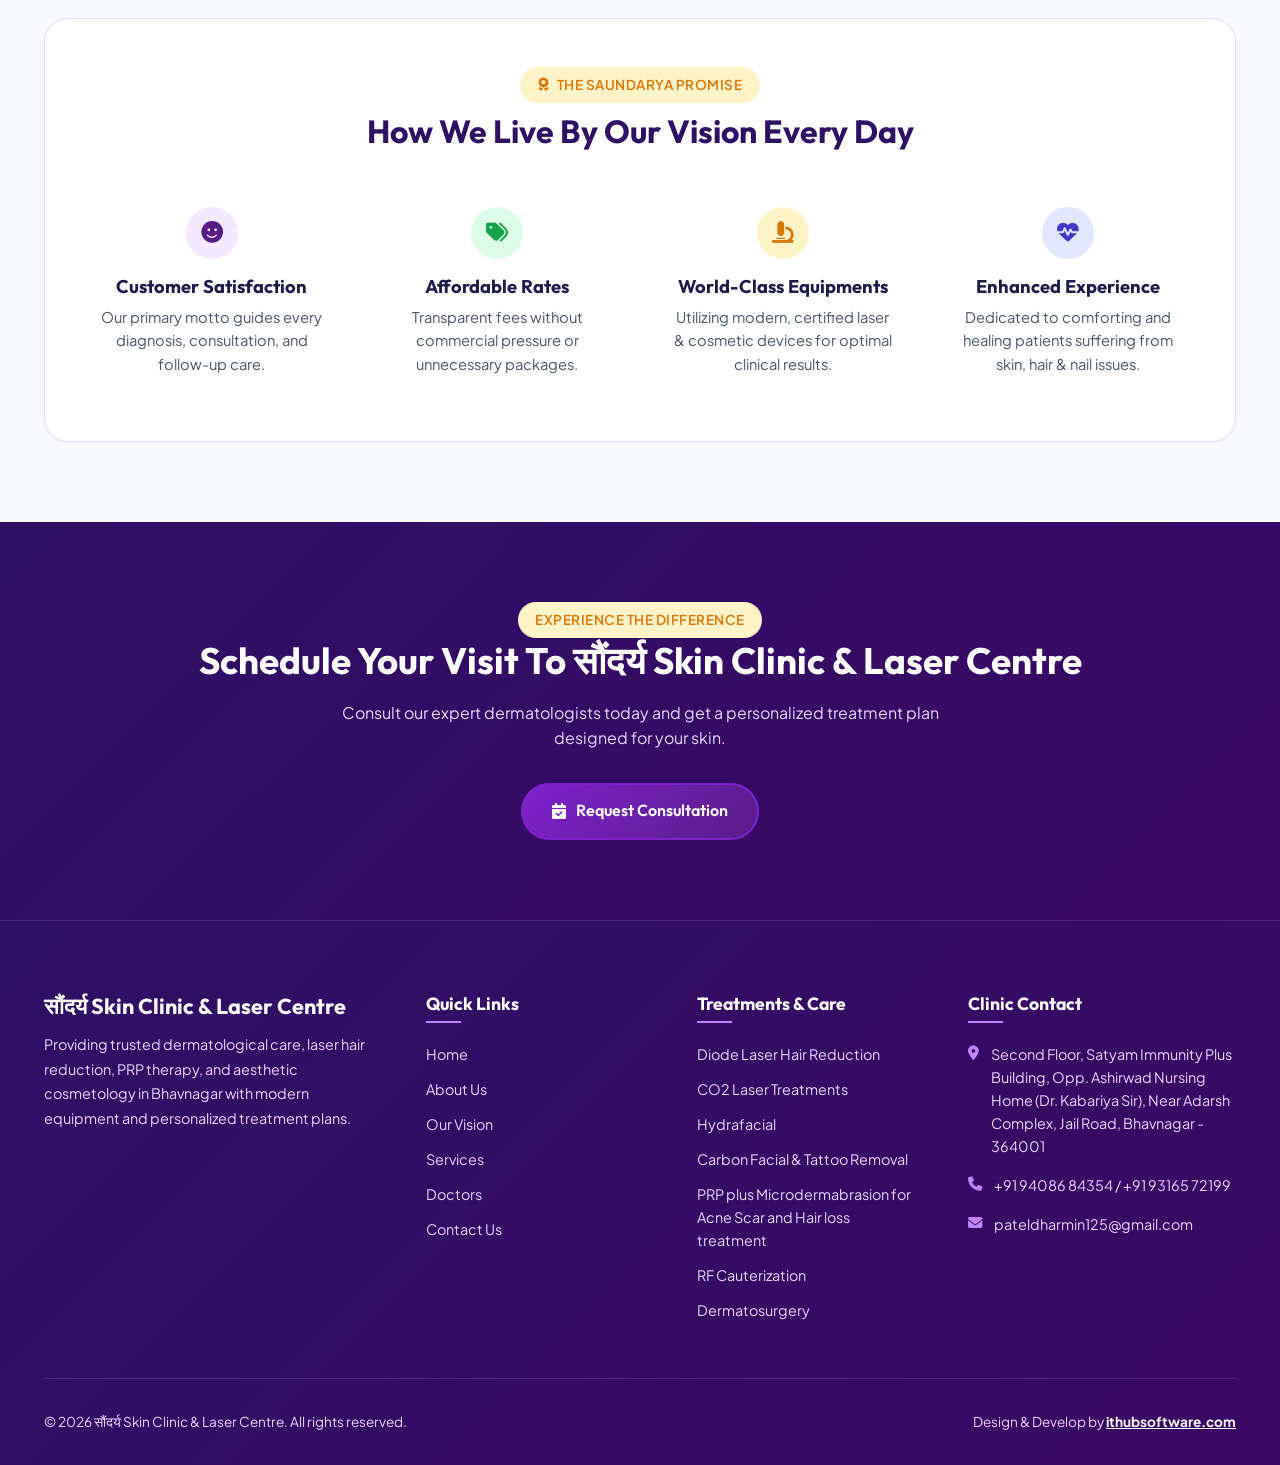
<file: vision.html>
<!DOCTYPE html>
<html lang="en">
<head>
  <meta charset="UTF-8">
  <meta name="viewport" content="width=device-width, initial-scale=1.0">
  <title>Our Vision | सौंदर्य Skin Clinic &amp; Laser Centre Bhavnagar</title>
  <meta name="description" content="Our Vision: Customer satisfaction is our primary motto. Delivering excellent results in skin, hair and nail conditions at affordable rates and world-class cosmetology in Bhavnagar.">
  <meta name="keywords" content="Customer satisfaction is our primary motto, सौंदर्य Clinic Vision, Saundarya Skin Clinic Vision, Skin Care Bhavnagar, Dermatology Bhavnagar, Cosmetology Bhavnagar">
  <link rel="canonical" href="https://saundaryaskinclinic.com/vision.html">

  <!-- Local SEO & GEO Meta Tags -->
  <meta name="geo.region" content="IN-GJ">
  <meta name="geo.placename" content="Bhavnagar, Gujarat, India">
  <meta name="geo.position" content="21.7645;72.1481">
  <meta name="ICBM" content="21.7645, 72.1481">
  <meta name="theme-color" content="#7e22ce">

  <!-- Open Graph -->
  <meta property="og:type" content="website">
  <meta property="og:locale" content="en_IN">
  <meta property="og:url" content="https://saundaryaskinclinic.com/vision.html">
  <meta property="og:site_name" content="सौंदर्य Skin Clinic &amp; Laser Centre">
  <meta property="og:title" content="Our Vision | सौंदर्य Skin Clinic &amp; Laser Centre Bhavnagar">
  <meta property="og:description" content="“Customer satisfaction is our primary motto”. Delivering excellent results in dermatological conditions at affordable rates and world-class cosmetology with certified equipments.">
  <meta property="og:image" content="https://saundaryaskinclinic.com/assets/images/hydrafacial.jpg">
  
  <!-- Google Fonts -->
  <link rel="preconnect" href="https://fonts.googleapis.com">
  <link rel="preconnect" href="https://fonts.gstatic.com" crossorigin>
  <link href="https://fonts.googleapis.com/css2?family=Noto+Sans+Devanagari:wght@600;700;800&family=Outfit:wght@400;500;600;700;800&family=Plus+Jakarta+Sans:wght@400;500;600;700&display=swap" rel="stylesheet">
  
  <!-- FontAwesome Icons -->
  <link rel="stylesheet" href="https://cdnjs.cloudflare.com/ajax/libs/font-awesome/6.4.0/css/all.min.css">
  
  <!-- Custom Stylesheet -->
  <link rel="stylesheet" href="assets/css/styles.css">

  <!-- GEO & WebPage Schema -->
  <script type="application/ld+json">
  {
    "@context": "https://schema.org",
    "@type": "WebPage",
    "name": "Our Vision - सौंदर्य Skin Clinic & Laser Centre",
    "url": "https://saundaryaskinclinic.com/vision.html",
    "mainEntity": {
      "@type": "MedicalClinic",
      "name": "सौंदर्य Skin Clinic & Laser Centre",
      "url": "https://saundaryaskinclinic.com/"
    }
  }
  </script>
</head>
<body>

  <!-- Top Contact Bar -->
  <div class="top-bar">
    <div class="container top-bar-flex">
      <div class="top-info">
        <div class="top-info-item">
          <i class="fa-solid fa-phone"></i>
          <span>Call: <a href="tel:9408684354">+91 94086 84354</a> / <a href="tel:9316572199">+91 93165 72199</a></span>
        </div>
        <div class="top-info-item">
          <i class="fa-solid fa-clock"></i>
          <span>Mon - Sat: 10:00 AM - 1:30 PM | 5:00 PM - 8:30 PM</span>
        </div>
        <div class="top-info-item">
          <i class="fa-solid fa-location-dot"></i>
          <span><a href="https://maps.app.goo.gl/y8NLCc6d5TuVF4Nh9?g_st=ac" target="_blank" style="color: inherit; text-decoration: none;">Jail Road, Bhavnagar</a></span>
        </div>
      </div>
      <div class="top-social">
        <a href="https://www.facebook.com/share/1DL5cypHyu/" target="_blank" aria-label="Facebook"><i class="fa-brands fa-facebook-f"></i></a>
        <a href="https://www.instagram.com/saundaryaskinclinic?utm_source=qr&stkn=MWN1OHY0YTkxNTAxeg==" target="_blank" aria-label="Instagram"><i class="fa-brands fa-instagram"></i></a>
        <a href="https://maps.app.goo.gl/y8NLCc6d5TuVF4Nh9?g_st=ac" target="_blank" aria-label="Google Map"><i class="fa-solid fa-map-location-dot"></i></a>
      </div>
    </div>
  </div>

  <!-- Navbar -->
  <nav class="navbar" id="navbar">
    <div class="container navbar-container">
      <a href="index.html" class="logo-brand">
        <img src="assets/images/logo.png" alt="सौंदर्य Logo">
        <div class="logo-text">
          <span class="logo-title">सौंदर्य</span>
          <span class="logo-subtitle">Skin Clinic & Laser Centre</span>
        </div>
      </a>

      <div class="nav-links">
        <a href="index.html" class="nav-link">Home</a>
        <a href="about.html" class="nav-link">About Us</a>
        <a href="vision.html" class="nav-link active">Our Vision</a>
        <a href="services.html" class="nav-link">Services</a>
        <a href="doctors.html" class="nav-link">Doctors</a>
        <a href="contact.html" class="nav-link">Contact Us</a>
        <a href="contact.html#book" class="btn btn-primary btn-sm"><i class="fa-regular fa-calendar-check"></i> Request Appointment</a>
      </div>

      <button class="mobile-toggle" id="mobileToggle" aria-label="Toggle Navigation">
        <i class="fa-solid fa-bars"></i>
      </button>
    </div>
  </nav>

  <!-- Mobile Drawer Menu -->
  <div class="mobile-nav" id="mobileNav">
    <div class="mobile-nav-header">
      <div class="logo-brand">
        <img src="assets/images/logo.png" alt="सौंदर्य Logo">
        <div class="logo-text">
          <span class="logo-title" style="font-size: 1.25rem;">सौंदर्य</span>
          <span class="logo-subtitle" style="font-size: 0.72rem; color: #d8b4fe; display: block;">Skin Clinic &amp; Laser Centre</span>
        </div>
      </div>
      <button class="mobile-close-btn" id="mobileClose"><i class="fa-solid fa-xmark"></i></button>
    </div>
    <div class="mobile-links">
      <a href="index.html" class="mobile-link">Home</a>
      <a href="about.html" class="mobile-link">About Us</a>
      <a href="vision.html" class="mobile-link active">Our Vision</a>
      <a href="services.html" class="mobile-link">Services</a>
      <a href="doctors.html" class="mobile-link">Doctors</a>
      <a href="contact.html" class="mobile-link">Contact Us</a>
      <a href="contact.html#book" class="btn btn-primary mt-3"><i class="fa-regular fa-calendar-check"></i> Request Appointment</a>
    </div>
  </div>
  <div class="overlay" id="overlay"></div>

  <!-- First Section: Our Vision (Strictly User Content Only) -->
  <section class="section-padding" style="background: linear-gradient(135deg, #fcf7ff 0%, #fae8ff 100%);">
    <div class="container">
      <div style="max-width: 880px; margin: 0 auto;">
        
        <div style="text-align: center; margin-bottom: 2rem;">
          <h1 style="font-size: 2.8rem; color: var(--dark-subtle); margin: 0;">Our Vision</h1>
        </div>

        <div class="vision-card" style="padding: 3.5rem 3rem;">
          <div style="margin-bottom: 2rem; border-left: 4px solid #fbbf24; padding-left: 1.25rem;">
            <p style="font-size: clamp(1.35rem, 2.5vw, 1.85rem); font-style: italic; font-weight: 700; color: #fbbf24; margin: 0; line-height: 1.4;">
              “Customer satisfaction is our primary motto”
            </p>
          </div>

          <p style="font-size: 1.18rem; line-height: 1.85; color: #f3e8ff; margin-bottom: 1.5rem;">
            At Saundarya skin clinic and laser centre, we try to deliver excellent results in various dermatological conditions at very affordable rate. We always try to enhance overall experience of our patients who have been suffering from any kind of skin, nail, hair related problems.
          </p>

          <p style="font-size: 1.18rem; line-height: 1.85; color: #f3e8ff; margin: 0;">
            We aim to deliver excellent results to our clients in field of cosmetology with the help of world class equipments.
          </p>
        </div>

      </div>
    </div>
  </section>

  <!-- Second Section: Clinical Care & Practice Details -->
  <section class="section-padding" style="background-color: #f8fafc;">
    <div class="container">
      
      <!-- Specialized Care Across Skin, Nail & Hair -->
      <div class="section-header" style="margin-bottom: 2.5rem;">
        <span class="badge badge-primary"><i class="fa-solid fa-notes-medical"></i> Targeted Care</span>
        <h2>Comprehensive Solutions For Skin, Nail &amp; Hair</h2>
        <p>Treating both chronic medical disorders and enhancing natural aesthetic beauty</p>
      </div>

      <div class="cards-grid">
        
        <!-- Skin Card -->
        <div class="feature-card" style="border-top: 4px solid var(--primary);">
          <div class="card-icon" style="background: #f3e8ff; color: var(--primary);">
            <i class="fa-solid fa-spa"></i>
          </div>
          <h3>Skin Related Conditions</h3>
          <p style="margin-bottom: 1.25rem;">Dedicated clinical diagnosis and advanced therapies for acute and chronic skin conditions:</p>
          <ul style="display: flex; flex-direction: column; gap: 0.6rem; font-size: 0.92rem; color: var(--slate);">
            <li><i class="fa-solid fa-check text-primary" style="margin-right: 0.4rem;"></i> Acne &amp; Pimples Treatment</li>
            <li><i class="fa-solid fa-check text-primary" style="margin-right: 0.4rem;"></i> Eczema, Psoriasis &amp; Allergies</li>
            <li><i class="fa-solid fa-check text-primary" style="margin-right: 0.4rem;"></i> Pigmentation &amp; Melasma</li>
            <li><i class="fa-solid fa-check text-primary" style="margin-right: 0.4rem;"></i> Fungal &amp; Bacterial Infections</li>
            <li><i class="fa-solid fa-check text-primary" style="margin-right: 0.4rem;"></i> Acne Scars &amp; Blemishes</li>
          </ul>
        </div>

        <!-- Hair Card -->
        <div class="feature-card" style="border-top: 4px solid #16a34a;">
          <div class="card-icon" style="background: #dcfce7; color: #16a34a;">
            <i class="fa-solid fa-head-side-virus"></i>
          </div>
          <h3>Hair Related Conditions</h3>
          <p style="margin-bottom: 1.25rem;">Scientific hair restoration and scalp treatments to restore density and vitality:</p>
          <ul style="display: flex; flex-direction: column; gap: 0.6rem; font-size: 0.92rem; color: var(--slate);">
            <li><i class="fa-solid fa-check text-primary" style="margin-right: 0.4rem;"></i> Excessive Hair Fall &amp; Thinning</li>
            <li><i class="fa-solid fa-check text-primary" style="margin-right: 0.4rem;"></i> Alopecia Areata (Patchy Hair Loss)</li>
            <li><i class="fa-solid fa-check text-primary" style="margin-right: 0.4rem;"></i> PRP Therapy with Microneedling</li>
            <li><i class="fa-solid fa-check text-primary" style="margin-right: 0.4rem;"></i> Stubborn Scalp Dandruff &amp; Itching</li>
            <li><i class="fa-solid fa-check text-primary" style="margin-right: 0.4rem;"></i> Scalp Fungal Infections</li>
          </ul>
        </div>

        <!-- Nail Card -->
        <div class="feature-card" style="border-top: 4px solid var(--accent);">
          <div class="card-icon" style="background: #fef3c7; color: var(--accent);">
            <i class="fa-solid fa-hand-sparkles"></i>
          </div>
          <h3>Nail Related Conditions</h3>
          <p style="margin-bottom: 1.25rem;">Expert care and minor surgical precision for painful or damaged nail beds:</p>
          <ul style="display: flex; flex-direction: column; gap: 0.6rem; font-size: 0.92rem; color: var(--slate);">
            <li><i class="fa-solid fa-check text-primary" style="margin-right: 0.4rem;"></i> Ingrowing Toenail Removal</li>
            <li><i class="fa-solid fa-check text-primary" style="margin-right: 0.4rem;"></i> Fungal Nail Infections (Onychomycosis)</li>
            <li><i class="fa-solid fa-check text-primary" style="margin-right: 0.4rem;"></i> Brittle, Splitting &amp; Discolored Nails</li>
            <li><i class="fa-solid fa-check text-primary" style="margin-right: 0.4rem;"></i> Nail Dystrophy &amp; Psoriatic Nails</li>
            <li><i class="fa-solid fa-check text-primary" style="margin-right: 0.4rem;"></i> Minor Nail Surgery Procedures</li>
          </ul>
        </div>

      </div>

      <!-- Why Our Patients Trust Our Vision -->
      <div style="margin-top: 4.5rem; background: #ffffff; border-radius: var(--radius-lg); padding: 3rem 2.5rem; border: 1px solid var(--border-color); box-shadow: var(--shadow-sm);">
        <div style="text-align: center; max-width: 700px; margin: 0 auto 2.5rem;">
          <span class="badge badge-gold"><i class="fa-solid fa-award"></i> The Saundarya Promise</span>
          <h3 style="font-size: 2rem; margin-top: 0.5rem; color: var(--dark-subtle);">How We Live By Our Vision Every Day</h3>
        </div>

        <div style="display: grid; grid-template-columns: repeat(auto-fit, minmax(220px, 1fr)); gap: 2rem;">
          <div style="text-align: center; padding: 1rem;">
            <div style="width: 52px; height: 52px; border-radius: 50%; background: var(--primary-light); color: var(--primary-dark); display: inline-flex; align-items: center; justify-content: center; font-size: 1.35rem; margin-bottom: 1rem;">
              <i class="fa-solid fa-smile"></i>
            </div>
            <h4 style="font-size: 1.15rem; margin-bottom: 0.5rem; color: var(--dark);">Customer Satisfaction</h4>
            <p style="font-size: 0.92rem; color: var(--slate);">Our primary motto guides every diagnosis, consultation, and follow-up care.</p>
          </div>

          <div style="text-align: center; padding: 1rem;">
            <div style="width: 52px; height: 52px; border-radius: 50%; background: #dcfce7; color: #16a34a; display: inline-flex; align-items: center; justify-content: center; font-size: 1.35rem; margin-bottom: 1rem;">
              <i class="fa-solid fa-tags"></i>
            </div>
            <h4 style="font-size: 1.15rem; margin-bottom: 0.5rem; color: var(--dark);">Affordable Rates</h4>
            <p style="font-size: 0.92rem; color: var(--slate);">Transparent fees without commercial pressure or unnecessary packages.</p>
          </div>

          <div style="text-align: center; padding: 1rem;">
            <div style="width: 52px; height: 52px; border-radius: 50%; background: #fef3c7; color: var(--accent); display: inline-flex; align-items: center; justify-content: center; font-size: 1.35rem; margin-bottom: 1rem;">
              <i class="fa-solid fa-microscope"></i>
            </div>
            <h4 style="font-size: 1.15rem; margin-bottom: 0.5rem; color: var(--dark);">World-Class Equipments</h4>
            <p style="font-size: 0.92rem; color: var(--slate);">Utilizing modern, certified laser &amp; cosmetic devices for optimal clinical results.</p>
          </div>

          <div style="text-align: center; padding: 1rem;">
            <div style="width: 52px; height: 52px; border-radius: 50%; background: #e0e7ff; color: #4338ca; display: inline-flex; align-items: center; justify-content: center; font-size: 1.35rem; margin-bottom: 1rem;">
              <i class="fa-solid fa-heart-pulse"></i>
            </div>
            <h4 style="font-size: 1.15rem; margin-bottom: 0.5rem; color: var(--dark);">Enhanced Experience</h4>
            <p style="font-size: 0.92rem; color: var(--slate);">Dedicated to comforting and healing patients suffering from skin, hair &amp; nail issues.</p>
          </div>
        </div>
      </div>

    </div>
  </section>

  <!-- CTA Banner -->
  <section class="section-padding" style="background: linear-gradient(135deg, var(--dark-subtle) 0%, var(--primary-deep) 100%); color: #ffffff; text-align: center;">
    <div class="container">
      <span class="badge badge-gold mb-3">Experience The Difference</span>
      <h2 style="color: #ffffff; font-size: 2.3rem;">Schedule Your Visit To सौंदर्य Skin Clinic &amp; Laser Centre</h2>
      <p style="color: #e9d5ff; max-width: 600px; margin: 1rem auto 2rem;">Consult our expert dermatologists today and get a personalized treatment plan designed for your skin.</p>
      <a href="contact.html#book" class="btn btn-primary"><i class="fa-solid fa-calendar-check"></i> Request Consultation</a>
    </div>
  </section>

  <!-- Footer -->
  <footer>
    <div class="container">
      <div class="footer-grid">
        <div class="footer-brand">
          <h3>सौंदर्य Skin Clinic &amp; Laser Centre</h3>
          <p>Providing trusted dermatological care, laser hair reduction, PRP therapy, and aesthetic cosmetology in Bhavnagar with modern equipment and personalized treatment plans.</p>
        </div>

        <div class="footer-col">
          <h4>Quick Links</h4>
          <div class="footer-links">
            <a href="index.html">Home</a>
            <a href="about.html">About Us</a>
            <a href="vision.html">Our Vision</a>
            <a href="services.html">Services</a>
            <a href="doctors.html">Doctors</a>
            <a href="contact.html">Contact Us</a>
          </div>
        </div>

        <div class="footer-col">
          <h4>Treatments & Care</h4>
          <div class="footer-links">
            <a href="services.html#lhr">Diode Laser Hair Reduction</a>
            <a href="services.html#co2">CO2 Laser Treatments</a>
            <a href="services.html#hydrafacial">Hydrafacial</a>
            <a href="services.html#carbon">Carbon Facial & Tattoo Removal</a>
            <a href="services.html#prp">PRP plus Microdermabrasion for Acne Scar and Hair loss treatment</a>
            <a href="services.html#rf">RF Cauterization</a>
            <a href="services.html#surgery">Dermatosurgery</a>
          </div>
        </div>

        <div class="footer-col">
          <h4>Clinic Contact</h4>
          <div class="footer-contact-list">
            <div class="footer-contact-item">
              <i class="fa-solid fa-location-dot"></i>
              <a href="https://maps.app.goo.gl/y8NLCc6d5TuVF4Nh9?g_st=ac" target="_blank">Second Floor, Satyam Immunity Plus Building, Opp. Ashirwad Nursing Home (Dr. Kabariya Sir), Near Adarsh Complex, Jail Road, Bhavnagar - 364001</a>
            </div>
            <div class="footer-contact-item">
              <i class="fa-solid fa-phone"></i>
              <span><a href="tel:9408684354">+91 94086 84354</a> / <a href="tel:9316572199">+91 93165 72199</a></span>
            </div>
            <div class="footer-contact-item">
              <i class="fa-solid fa-envelope"></i>
              <span>pateldharmin125@gmail.com</span>
            </div>
          </div>
        </div>
      </div>

      <div class="footer-bottom">
        <p>&copy; 2026 सौंदर्य Skin Clinic & Laser Centre. All rights reserved.</p>
        <p><a href="https://ithubsoftware.com" target="_blank" rel="noopener noreferrer">Design &amp; Develop by <strong style="color: #ffffff; text-decoration: underline;">ithubsoftware.com</strong></a></p>
      </div>
    </div>
  </footer>

  <!-- Floating Call & WhatsApp Buttons -->
  <a href="https://wa.me/919316572199?text=Hello%20सौंदर्य%20Skin%20Clinic%2C%20I%20would%20like%20to%20book%20an%20appointment." class="floating-whatsapp-btn" target="_blank" title="Request Appointment at सौंदर्य Skin Clinic &amp; Laser Centre">
    <i class="fa-brands fa-whatsapp"></i>
  </a>
  <a href="tel:9316572199" class="floating-call-btn" title="Call सौंदर्य Skin Clinic &amp; Laser Centre">
    <i class="fa-solid fa-phone"></i>
  </a>

  <!-- Custom JavaScript -->
  <script src="assets/js/main.js"></script>
</body>
</html>
</file>
<file: assets/css/styles.css>
/* ==========================================================================
   सौंदर्य Skin Clinic & Laser Centre - Master Stylesheet
   Authentic Luxury Purple Aesthetic Theme
   ========================================================================== */

:root {
  --primary: #7e22ce;
  --primary-dark: #581c87;
  --primary-deep: #3b0764;
  --primary-light: #f3e8ff;
  --primary-subtle: #faf5ff;
  --primary-glow: #c084fc;
  
  --accent: #d97706;
  --accent-light: #fef3c7;
  
  --dark: #1e1b4b;
  --dark-subtle: #2e1065;
  --slate: #475569;
  --light-slate: #94a3b8;
  --bg-light: #fcf7ff;
  --bg-card: #ffffff;
  --purple-rose: #fae8ff;
  --border-color: #e9d5ff;
  
  --font-heading: 'Outfit', sans-serif;
  --font-body: 'Plus Jakarta Sans', sans-serif;
  
  --shadow-sm: 0 1px 3px rgba(126, 34, 206, 0.05);
  --shadow-md: 0 4px 12px -2px rgba(126, 34, 206, 0.1), 0 2px 4px -1px rgba(0,0,0,0.04);
  --shadow-lg: 0 12px 28px -5px rgba(126, 34, 206, 0.18), 0 8px 10px -6px rgba(0,0,0,0.04);
  --shadow-hover: 0 20px 35px -10px rgba(126, 34, 206, 0.28);
  
  --radius-sm: 8px;
  --radius-md: 14px;
  --radius-lg: 24px;
  --radius-full: 9999px;
  
  --transition: all 0.3s cubic-bezier(0.4, 0, 0.2, 1);
}

/* Reset & Base */
*, *::before, *::after {
  box-sizing: border-box;
  margin: 0;
  padding: 0;
}

html {
  scroll-behavior: smooth;
  font-size: 16px;
}

body {
  font-family: var(--font-body);
  color: var(--dark);
  background-color: var(--bg-light);
  line-height: 1.6;
  overflow-x: hidden;
}

h1, h2, h3, h4, h5, h6 {
  font-family: var(--font-heading);
  font-weight: 700;
  line-height: 1.25;
  color: var(--dark);
}

a {
  color: inherit;
  text-decoration: none;
  transition: var(--transition);
}

img {
  max-width: 100%;
  height: auto;
  display: block;
}

ul {
  list-style: none;
}

.container {
  width: 100%;
  max-width: 1240px;
  margin: 0 auto;
  padding: 0 1.5rem;
}

.section-padding {
  padding: 5rem 0;
}

@media (max-width: 768px) {
  .section-padding {
    padding: 3.5rem 0;
  }
}

/* Typography Helpers */
.text-gradient {
  background: linear-gradient(135deg, var(--primary) 0%, var(--primary-deep) 100%);
  -webkit-background-clip: text;
  -webkit-text-fill-color: transparent;
}

.badge {
  display: inline-flex;
  align-items: center;
  gap: 0.5rem;
  padding: 0.45rem 1.1rem;
  border-radius: var(--radius-full);
  font-size: 0.85rem;
  font-weight: 600;
  letter-spacing: 0.5px;
  text-transform: uppercase;
}

.badge-primary {
  background-color: var(--primary-light);
  color: var(--primary-dark);
  border: 1px solid var(--border-color);
}

.badge-gold {
  background-color: var(--accent-light);
  color: var(--accent);
}

.section-header {
  text-align: center;
  max-width: 720px;
  margin: 0 auto 3.5rem;
}

.section-header h2 {
  font-size: 2.3rem;
  margin: 0.75rem 0 1rem;
  color: var(--dark-subtle);
}

.section-header p {
  color: var(--slate);
  font-size: 1.05rem;
}

/* Buttons */
.btn {
  display: inline-flex;
  align-items: center;
  justify-content: center;
  gap: 0.6rem;
  padding: 0.85rem 1.8rem;
  font-family: var(--font-heading);
  font-weight: 600;
  font-size: 1rem;
  border-radius: var(--radius-full);
  border: 2px solid transparent;
  cursor: pointer;
  transition: var(--transition);
  box-shadow: var(--shadow-sm);
}

.btn-primary {
  background: linear-gradient(135deg, var(--primary) 0%, var(--primary-dark) 100%);
  color: #ffffff;
  border-color: var(--primary);
}

.btn-primary:hover {
  background: linear-gradient(135deg, var(--primary-dark) 0%, var(--primary-deep) 100%);
  border-color: var(--primary-deep);
  transform: translateY(-2px);
  box-shadow: var(--shadow-hover);
}

.btn-secondary {
  background-color: #ffffff;
  color: var(--primary-dark);
  border-color: var(--border-color);
}

.btn-secondary:hover {
  background-color: var(--primary-light);
  border-color: var(--primary);
  color: var(--primary-deep);
  transform: translateY(-2px);
}

.btn-outline {
  background-color: transparent;
  color: var(--primary);
  border-color: var(--primary);
}

.btn-outline:hover {
  background-color: var(--primary);
  color: #ffffff;
  transform: translateY(-2px);
}

.btn-gold {
  background-color: var(--accent);
  color: #ffffff;
}

.btn-gold:hover {
  background-color: #b45309;
  transform: translateY(-2px);
}

/* Header & Navbar */
.top-bar {
  background-color: var(--dark-subtle);
  color: #e9d5ff;
  font-size: 0.85rem;
  padding: 0.55rem 0;
  border-bottom: 1px solid rgba(233, 213, 255, 0.15);
}

.top-bar-flex {
  display: flex;
  justify-content: space-between;
  align-items: center;
  flex-wrap: wrap;
  gap: 1rem;
}

.top-info {
  display: flex;
  align-items: center;
  gap: 1.5rem;
}

.top-info-item {
  display: flex;
  align-items: center;
  gap: 0.4rem;
}

.top-info-item i {
  color: var(--primary-glow);
}

.top-social {
  display: flex;
  align-items: center;
  gap: 1rem;
}

.top-social a {
  color: #e9d5ff;
  font-size: 0.95rem;
}

.top-social a:hover {
  color: var(--primary-glow);
}

.navbar {
  position: sticky;
  top: 0;
  z-index: 1000;
  background-color: rgba(255, 255, 255, 0.94);
  backdrop-filter: blur(12px);
  -webkit-backdrop-filter: blur(12px);
  border-bottom: 1px solid var(--border-color);
  box-shadow: var(--shadow-sm);
  transition: var(--transition);
}

.navbar-container {
  display: flex;
  align-items: center;
  justify-content: space-between;
  height: 84px;
}

.logo-brand {
  display: flex;
  align-items: center;
  gap: 0.85rem;
}

.logo-brand img {
  height: 56px;
  width: auto;
  object-fit: contain;
}

.logo-text {
  display: flex;
  flex-direction: column;
}

.logo-title {
  font-family: 'Noto Sans Devanagari', var(--font-heading), 'Nirmala UI', sans-serif;
  font-weight: 800;
  font-size: 1.55rem;
  color: var(--primary-dark);
  letter-spacing: 0;
  line-height: 1.15;
}

.logo-subtitle {
  font-size: 0.73rem;
  color: var(--primary);
  font-weight: 700;
  letter-spacing: 0.5px;
  text-transform: uppercase;
}

.nav-links {
  display: flex;
  align-items: center;
  gap: 1.75rem;
}

.nav-link {
  font-family: var(--font-heading);
  font-weight: 600;
  font-size: 0.95rem;
  color: var(--dark-subtle);
  position: relative;
  padding: 0.5rem 0;
}

.nav-link:hover, .nav-link.active {
  color: var(--primary);
}

.nav-link.active::after {
  content: '';
  position: absolute;
  bottom: 0;
  left: 0;
  width: 100%;
  height: 3px;
  background: var(--primary);
  border-radius: 2px;
}

.mobile-toggle {
  display: none;
  background: none;
  border: none;
  font-size: 1.6rem;
  color: var(--primary-dark);
  cursor: pointer;
}

/* Mobile Drawer Nav */
.mobile-nav {
  position: fixed;
  top: 0;
  right: -100%;
  width: 310px;
  height: 100vh;
  background-color: #ffffff;
  z-index: 1100;
  padding: 2rem 1.5rem;
  box-shadow: -5px 0 25px rgba(59, 7, 100, 0.2);
  transition: right 0.35s cubic-bezier(0.4, 0, 0.2, 1);
  display: flex;
  flex-direction: column;
}

.mobile-nav.open {
  right: 0;
}

.mobile-nav-header {
  display: flex;
  align-items: center;
  justify-content: space-between;
  margin-bottom: 2rem;
  padding-bottom: 1rem;
  border-bottom: 1px solid var(--border-color);
}

.mobile-nav-header .logo-brand {
  display: flex;
  align-items: center;
  gap: 0.9rem;
}

.mobile-nav-header .logo-brand img {
  height: 80px;
  width: auto;
  object-fit: contain;
}

.mobile-nav-header .logo-brand .logo-title {
  font-size: 1.8rem !important;
  font-weight: 800;
  line-height: 1.15;
}

.mobile-close-btn {
  background: none;
  border: none;
  font-size: 1.5rem;
  color: var(--dark);
  cursor: pointer;
}

.mobile-links {
  display: flex;
  flex-direction: column;
  gap: 1.25rem;
}

.mobile-link {
  font-family: var(--font-heading);
  font-weight: 600;
  font-size: 1.1rem;
  color: var(--dark);
  padding: 0.5rem 0;
}

.mobile-link.active {
  color: var(--primary);
}

.overlay {
  position: fixed;
  top: 0;
  left: 0;
  width: 100%;
  height: 100%;
  background: rgba(30, 27, 75, 0.6);
  backdrop-filter: blur(4px);
  z-index: 1050;
  opacity: 0;
  visibility: hidden;
  transition: var(--transition);
}

.overlay.active {
  opacity: 1;
  visibility: visible;
}

/* Hero Section */
.hero {
  position: relative;
  background: linear-gradient(135deg, #fcf7ff 0%, #fae8ff 50%, #f3e8ff 100%);
  padding: 4.5rem 0 6rem;
  overflow: hidden;
}

.hero-grid {
  display: grid;
  grid-template-columns: 1fr 1fr;
  gap: 3.5rem;
  align-items: center;
}

.hero-content h1 {
  font-size: 3rem;
  letter-spacing: -0.5px;
  margin: 1rem 0 1.25rem;
  color: var(--primary-deep);
}

.hero-content p {
  font-size: 1.15rem;
  color: var(--slate);
  margin-bottom: 2rem;
}

.hero-btns {
  display: flex;
  align-items: center;
  gap: 1rem;
  flex-wrap: wrap;
}

.hero-features {
  display: flex;
  gap: 2rem;
  margin-top: 3rem;
  padding-top: 2rem;
  border-top: 1px solid var(--border-color);
}

.hero-feature-item {
  display: flex;
  align-items: center;
  gap: 0.6rem;
  font-weight: 600;
  font-size: 0.95rem;
  color: var(--primary-dark);
}

.hero-feature-item i {
  color: var(--primary);
  font-size: 1.2rem;
}

.hero-image-wrapper {
  position: relative;
}

.hero-image-card {
  position: relative;
  border-radius: var(--radius-lg);
  overflow: hidden;
  box-shadow: var(--shadow-hover);
  border: 4px solid #ffffff;
}

.hero-image-card img {
  width: 100%;
  height: 480px;
  object-fit: cover;
}

.hero-float-badge {
  position: absolute;
  background: rgba(255, 255, 255, 0.96);
  backdrop-filter: blur(10px);
  border-radius: var(--radius-md);
  padding: 1rem 1.25rem;
  box-shadow: var(--shadow-lg);
  display: flex;
  align-items: center;
  gap: 0.8rem;
  z-index: 10;
  border: 1px solid var(--border-color);
}

.hero-float-1 {
  bottom: -20px;
  left: -20px;
}

.hero-float-2 {
  top: 30px;
  right: -20px;
}

.float-icon {
  width: 44px;
  height: 44px;
  border-radius: 50%;
  background: var(--primary-light);
  color: var(--primary-dark);
  display: flex;
  align-items: center;
  justify-content: center;
  font-size: 1.2rem;
}

.float-text h4 {
  font-size: 1rem;
  margin: 0;
  color: var(--dark-subtle);
}

.float-text p {
  font-size: 0.8rem;
  color: var(--slate);
  margin: 0;
}

/* Highlights Counter Banner */
.stats-banner {
  background: linear-gradient(135deg, var(--dark-subtle) 0%, var(--primary-deep) 100%);
  color: #ffffff;
  padding: 3rem 0;
  margin-top: -3rem;
  position: relative;
  z-index: 20;
  border-radius: var(--radius-md);
  box-shadow: var(--shadow-lg);
  border: 1px solid rgba(233, 213, 255, 0.2);
}

.stats-grid {
  display: grid;
  grid-template-columns: repeat(4, 1fr);
  gap: 2rem;
  text-align: center;
}

.stat-item h3 {
  font-size: 2.5rem;
  color: var(--primary-glow);
  margin-bottom: 0.3rem;
}

.stat-item p {
  color: #e9d5ff;
  font-size: 0.95rem;
}

/* Feature Cards Grid */
.cards-grid {
  display: grid;
  grid-template-columns: repeat(3, 1fr);
  gap: 2rem;
}

.feature-card {
  background: var(--bg-card);
  border-radius: var(--radius-md);
  padding: 2.25rem 1.75rem;
  border: 1px solid var(--border-color);
  box-shadow: var(--shadow-sm);
  transition: var(--transition);
  position: relative;
}

.feature-card:hover {
  transform: translateY(-6px);
  box-shadow: var(--shadow-hover);
  border-color: var(--primary-glow);
}

.card-icon {
  width: 56px;
  height: 56px;
  border-radius: var(--radius-md);
  background: var(--primary-light);
  color: var(--primary-dark);
  display: flex;
  align-items: center;
  justify-content: center;
  font-size: 1.5rem;
  margin-bottom: 1.5rem;
}

.feature-card h3 {
  font-size: 1.3rem;
  margin-bottom: 0.75rem;
  color: var(--dark-subtle);
}

.feature-card p {
  color: var(--slate);
  font-size: 0.95rem;
}

/* Service Card Layout */
.service-card {
  background: var(--bg-card);
  border-radius: var(--radius-md);
  overflow: hidden;
  border: 1px solid var(--border-color);
  box-shadow: var(--shadow-sm);
  transition: var(--transition);
  display: flex;
  flex-direction: column;
}

.service-card:hover {
  transform: translateY(-6px);
  box-shadow: var(--shadow-hover);
}

.service-img {
  position: relative;
  height: 220px;
  overflow: hidden;
}

.service-img img {
  width: 100%;
  height: 100%;
  object-fit: cover;
  transition: transform 0.5s ease;
}

.service-card:hover .service-img img {
  transform: scale(1.08);
}

.service-category-badge {
  position: absolute;
  top: 1rem;
  left: 1rem;
  background: rgba(46, 16, 101, 0.88);
  color: #ffffff;
  padding: 0.35rem 0.85rem;
  border-radius: var(--radius-full);
  font-size: 0.75rem;
  font-weight: 600;
  backdrop-filter: blur(4px);
}

.service-body {
  padding: 1.5rem;
  display: flex;
  flex-direction: column;
  flex-grow: 1;
}

.service-body h3 {
  font-size: 1.25rem;
  margin-bottom: 0.6rem;
  color: var(--dark-subtle);
}

.service-body p {
  color: var(--slate);
  font-size: 0.92rem;
  margin-bottom: 1.25rem;
  flex-grow: 1;
}

.service-footer {
  display: flex;
  align-items: center;
  justify-content: space-between;
  border-top: 1px solid var(--border-color);
  padding-top: 1rem;
  margin-top: auto;
}

.service-link {
  color: var(--primary);
  font-weight: 600;
  font-size: 0.9rem;
  display: flex;
  align-items: center;
  gap: 0.4rem;
}

.service-link:hover {
  color: var(--primary-dark);
  gap: 0.6rem;
}

/* Tabs for Services Page */
.tabs-header {
  display: flex;
  justify-content: center;
  gap: 0.8rem;
  margin-bottom: 3rem;
  flex-wrap: wrap;
}

.tab-btn {
  padding: 0.75rem 1.6rem;
  border-radius: var(--radius-full);
  background: #ffffff;
  border: 1px solid var(--border-color);
  font-family: var(--font-heading);
  font-weight: 600;
  font-size: 0.95rem;
  color: var(--dark-subtle);
  cursor: pointer;
  transition: var(--transition);
}

.tab-btn:hover, .tab-btn.active {
  background: linear-gradient(135deg, var(--primary) 0%, var(--primary-dark) 100%);
  color: #ffffff;
  border-color: var(--primary);
  box-shadow: var(--shadow-md);
}

/* Doctors Card */
.doctors-grid {
  display: grid;
  grid-template-columns: repeat(2, 1fr);
  gap: 2.5rem;
}

.doctor-card {
  background: var(--bg-card);
  border-radius: var(--radius-lg);
  overflow: hidden;
  border: 1px solid var(--border-color);
  box-shadow: var(--shadow-sm);
  transition: var(--transition);
  display: grid;
  grid-template-columns: 240px 1fr;
}

.doctor-card:hover {
  transform: translateY(-6px);
  box-shadow: var(--shadow-hover);
}

.doctor-img-box {
  position: relative;
  height: 100%;
  min-height: 320px;
}

.doctor-img-box img {
  width: 100%;
  height: 100%;
  object-fit: cover;
  object-position: top center;
}

.doctor-details {
  padding: 2rem;
  display: flex;
  flex-direction: column;
}

.doctor-title h3 {
  font-size: 1.5rem;
  margin-bottom: 0.2rem;
  color: var(--dark-subtle);
}

.doctor-role {
  color: var(--primary);
  font-weight: 600;
  font-size: 0.92rem;
  margin-bottom: 1rem;
}

.doctor-qualification {
  background: var(--primary-light);
  padding: 0.6rem 1rem;
  border-radius: var(--radius-sm);
  font-size: 0.85rem;
  font-weight: 600;
  color: var(--primary-dark);
  margin-bottom: 1.25rem;
  border-left: 3px solid var(--primary);
}

.doctor-info-list {
  display: flex;
  flex-direction: column;
  gap: 0.6rem;
  margin-bottom: 1.5rem;
}

.doctor-info-item {
  display: flex;
  align-items: flex-start;
  gap: 0.6rem;
  font-size: 0.9rem;
  color: var(--slate);
}

.doctor-info-item i {
  color: var(--primary);
  margin-top: 0.2rem;
}

/* Vision / About Content Boxes */
.about-grid {
  display: grid;
  grid-template-columns: 1fr 1fr;
  gap: 3.5rem;
  align-items: center;
}

.about-content h2 {
  font-size: 2.2rem;
  margin-bottom: 1.25rem;
}

.about-content p {
  color: var(--slate);
  margin-bottom: 1.25rem;
  font-size: 1.05rem;
}

.vision-card {
  background: linear-gradient(135deg, var(--dark-subtle) 0%, var(--primary-deep) 100%);
  color: #ffffff;
  padding: 3rem;
  border-radius: var(--radius-lg);
  box-shadow: var(--shadow-lg);
  position: relative;
  overflow: hidden;
  border: 1px solid rgba(233, 213, 255, 0.2);
}

.vision-card::after {
  content: '';
  position: absolute;
  top: -50px;
  right: -50px;
  width: 180px;
  height: 180px;
  background: rgba(192, 132, 252, 0.15);
  border-radius: 50%;
}

.vision-quote {
  font-size: 1.4rem;
  font-style: italic;
  font-family: var(--font-heading);
  color: var(--accent-light);
  margin-bottom: 1.5rem;
  border-left: 4px solid var(--accent);
  padding-left: 1.25rem;
}

/* Body Parts Breakdown Table / Grid */
.body-parts-grid {
  display: grid;
  grid-template-columns: repeat(2, 1fr);
  gap: 2rem;
  margin-top: 2rem;
}

.body-part-card {
  background: #ffffff;
  border-radius: var(--radius-md);
  padding: 1.75rem;
  border: 1px solid var(--border-color);
  box-shadow: var(--shadow-sm);
}

.body-part-card h4 {
  display: flex;
  align-items: center;
  gap: 0.6rem;
  font-size: 1.2rem;
  margin-bottom: 1rem;
  padding-bottom: 0.5rem;
  border-bottom: 2px solid var(--primary-light);
  color: var(--primary-dark);
}

.tags-list {
  display: flex;
  flex-wrap: wrap;
  gap: 0.6rem;
}

.tag {
  background: var(--primary-light);
  color: var(--primary-dark);
  padding: 0.4rem 0.9rem;
  border-radius: var(--radius-full);
  font-size: 0.85rem;
  font-weight: 600;
  border: 1px solid var(--border-color);
}

/* Contact Page Layout */
.contact-grid {
  display: grid;
  grid-template-columns: 1fr 1.2fr;
  gap: 3.5rem;
}

.contact-info-card {
  background: #ffffff;
  border-radius: var(--radius-lg);
  padding: 2.5rem;
  border: 1px solid var(--border-color);
  box-shadow: var(--shadow-sm);
}

.contact-detail-item {
  display: flex;
  align-items: flex-start;
  gap: 1.25rem;
  margin-bottom: 2rem;
}

.contact-icon {
  width: 48px;
  height: 48px;
  border-radius: var(--radius-md);
  background: var(--primary-light);
  color: var(--primary-dark);
  display: flex;
  align-items: center;
  justify-content: center;
  font-size: 1.3rem;
  flex-shrink: 0;
}

.contact-text h4 {
  font-size: 1.1rem;
  margin-bottom: 0.3rem;
  color: var(--dark-subtle);
}

.contact-text p, .contact-text a {
  color: var(--slate);
  font-size: 0.95rem;
}

.contact-form-card {
  background: #ffffff;
  border-radius: var(--radius-lg);
  padding: 2.5rem;
  border: 1px solid var(--border-color);
  box-shadow: var(--shadow-lg);
}

.form-group {
  margin-bottom: 1.5rem;
}

.form-group label {
  display: block;
  font-family: var(--font-heading);
  font-weight: 600;
  font-size: 0.9rem;
  margin-bottom: 0.5rem;
  color: var(--dark);
}

.form-control {
  width: 100%;
  padding: 0.85rem 1.1rem;
  font-family: var(--font-body);
  font-size: 0.95rem;
  border: 1px solid var(--border-color);
  border-radius: var(--radius-sm);
  background: var(--bg-light);
  transition: var(--transition);
}

.form-control:focus {
  outline: none;
  border-color: var(--primary);
  background: #ffffff;
  box-shadow: 0 0 0 4px var(--primary-light);
}

textarea.form-control {
  resize: vertical;
  min-height: 120px;
}

/* Map Section */
.map-wrapper {
  border-radius: var(--radius-lg);
  overflow: hidden;
  box-shadow: var(--shadow-md);
  height: 420px;
  border: 1px solid var(--border-color);
  position: relative;
}

.map-wrapper iframe {
  width: 100%;
  height: 100%;
  border: 0;
}

/* Enhanced Contact Page Visuals */
.contact-hero {
  position: relative;
  background: linear-gradient(135deg, #fdf4ff 0%, #fae8ff 50%, #f3e8ff 100%);
  overflow: hidden;
  padding: 4.5rem 0 3.5rem;
}

.contact-hero::before {
  content: '';
  position: absolute;
  top: -60px;
  right: -60px;
  width: 260px;
  height: 260px;
  border-radius: 50%;
  background: radial-gradient(circle, rgba(168, 85, 247, 0.15) 0%, rgba(216, 180, 254, 0) 70%);
  pointer-events: none;
}

.contact-hero::after {
  content: '';
  position: absolute;
  bottom: -50px;
  left: 5%;
  width: 220px;
  height: 220px;
  border-radius: 50%;
  background: radial-gradient(circle, rgba(217, 119, 6, 0.12) 0%, rgba(251, 191, 36, 0) 70%);
  pointer-events: none;
}

.contact-quick-grid {
  display: grid;
  grid-template-columns: repeat(3, 1fr);
  gap: 1.5rem;
  margin-top: -2.5rem;
  position: relative;
  z-index: 20;
}

.contact-quick-card {
  background: #ffffff;
  border-radius: var(--radius-lg);
  padding: 1.6rem 1.4rem;
  border: 1px solid var(--border-color);
  box-shadow: 0 10px 25px -5px rgba(0, 0, 0, 0.05), 0 8px 10px -6px rgba(0, 0, 0, 0.03);
  display: flex;
  align-items: center;
  gap: 1.25rem;
  transition: all 0.3s ease;
  text-decoration: none;
  color: inherit;
}

.contact-quick-card:hover {
  transform: translateY(-5px);
  box-shadow: 0 20px 30px -10px rgba(126, 34, 206, 0.15);
  border-color: var(--primary-glow);
}

.contact-quick-icon {
  width: 54px;
  height: 54px;
  border-radius: 14px;
  display: flex;
  align-items: center;
  justify-content: center;
  font-size: 1.5rem;
  flex-shrink: 0;
}

.contact-quick-icon.phone-bg {
  background: #ede9fe;
  color: #7c3aed;
}

.contact-quick-icon.whatsapp-bg {
  background: #dcfce7;
  color: #16a34a;
}

.contact-quick-icon.location-bg {
  background: #fef3c7;
  color: #d97706;
}

.contact-quick-info h4 {
  font-size: 1.05rem;
  margin-bottom: 0.2rem;
  color: var(--dark);
}

.contact-quick-info p {
  font-size: 0.88rem;
  color: var(--slate);
  margin: 0;
  line-height: 1.4;
}

.contact-quick-info strong {
  color: var(--primary-dark);
}

.contact-info-card {
  background: #ffffff;
  border-radius: var(--radius-lg);
  padding: 2.75rem 2.25rem;
  border: 1px solid var(--border-color);
  box-shadow: 0 12px 30px -8px rgba(0, 0, 0, 0.06);
  position: relative;
  overflow: hidden;
}

.contact-info-card::before {
  content: '';
  position: absolute;
  top: 0;
  left: 0;
  right: 0;
  height: 4px;
  background: linear-gradient(90deg, var(--primary) 0%, var(--accent) 100%);
}

.contact-detail-item {
  display: flex;
  align-items: flex-start;
  gap: 1.25rem;
  margin-bottom: 1.75rem;
  padding-bottom: 1.5rem;
  border-bottom: 1px dashed var(--border-color);
}

.contact-detail-item:last-child {
  margin-bottom: 0;
  padding-bottom: 0;
  border-bottom: none;
}

.contact-icon {
  width: 48px;
  height: 48px;
  border-radius: 12px;
  background: var(--primary-light);
  color: var(--primary-dark);
  display: flex;
  align-items: center;
  justify-content: center;
  font-size: 1.25rem;
  flex-shrink: 0;
  transition: all 0.3s ease;
}

.contact-detail-item:hover .contact-icon {
  transform: scale(1.08);
  background: var(--primary);
  color: #ffffff;
}

.contact-form-card {
  background: #ffffff;
  border-radius: var(--radius-lg);
  padding: 2.75rem 2.5rem;
  border: 1px solid var(--border-color);
  box-shadow: 0 16px 36px -10px rgba(126, 34, 206, 0.08);
  position: relative;
}

.contact-form-card::before {
  content: '';
  position: absolute;
  top: 0;
  left: 0;
  right: 0;
  height: 4px;
  background: linear-gradient(90deg, #25D366 0%, var(--primary) 100%);
}

.form-badge-bar {
  display: inline-flex;
  align-items: center;
  gap: 0.5rem;
  background: #ecfdf5;
  color: #065f46;
  padding: 0.4rem 0.9rem;
  border-radius: var(--radius-full);
  font-size: 0.85rem;
  font-weight: 600;
  margin-bottom: 1rem;
  border: 1px solid #a7f3d0;
}

.form-grid-row {
  display: grid;
  grid-template-columns: 1fr 1fr;
  gap: 1.25rem;
}

.form-control {
  border-radius: 10px;
  border: 1.5px solid #e2e8f0;
  padding: 0.85rem 1.1rem;
  font-size: 0.95rem;
  transition: all 0.25s ease;
}

.form-control:focus {
  border-color: var(--primary);
  background: #ffffff;
  box-shadow: 0 0 0 4px rgba(168, 85, 247, 0.15);
}

.form-feature-strip {
  display: flex;
  align-items: center;
  justify-content: space-between;
  gap: 1rem;
  margin-top: 1.5rem;
  padding-top: 1.25rem;
  border-top: 1px solid var(--border-color);
}

.feature-pill {
  display: flex;
  align-items: center;
  gap: 0.4rem;
  font-size: 0.82rem;
  color: var(--slate);
  font-weight: 500;
}

.feature-pill i {
  color: var(--primary);
}

.btn-whatsapp-modern {
  background: linear-gradient(135deg, #7e22ce 0%, #6b21a8 50%, #4c1d95 100%);
  color: #ffffff !important;
  border: 1px solid rgba(255, 255, 255, 0.25);
  border-radius: var(--radius-full);
  padding: 0.92rem 1.5rem;
  font-size: 1.02rem;
  font-weight: 600;
  letter-spacing: 0.3px;
  display: flex;
  align-items: center;
  justify-content: center;
  gap: 0.85rem;
  box-shadow: 0 8px 24px -3px rgba(126, 34, 206, 0.42), inset 0 1px 0 rgba(255, 255, 255, 0.2);
  transition: all 0.35s cubic-bezier(0.16, 1, 0.3, 1);
  cursor: pointer;
  position: relative;
  overflow: hidden;
  text-decoration: none;
}

.btn-whatsapp-modern::after {
  content: '';
  position: absolute;
  top: -50%;
  left: -60%;
  width: 40%;
  height: 200%;
  background: linear-gradient(
    to right,
    rgba(255, 255, 255, 0) 0%,
    rgba(255, 255, 255, 0.32) 50%,
    rgba(255, 255, 255, 0) 100%
  );
  transform: rotate(25deg);
  opacity: 0;
  pointer-events: none;
}

.btn-whatsapp-modern:hover::after {
  left: 140%;
  opacity: 1;
  transition: all 0.75s ease-in-out;
}

.btn-whatsapp-modern .fa-whatsapp,
.btn-whatsapp-modern i {
  font-size: 1.15rem;
  width: 32px;
  height: 32px;
  border-radius: 50%;
  background: rgba(37, 211, 102, 0.2);
  border: 1px solid rgba(74, 222, 128, 0.45);
  color: #4ade80;
  display: inline-flex;
  align-items: center;
  justify-content: center;
  flex-shrink: 0;
  box-shadow: 0 0 10px rgba(74, 222, 128, 0.3);
  transition: all 0.3s ease;
}

.btn-whatsapp-modern:hover {
  background: linear-gradient(135deg, #9333ea 0%, #7e22ce 50%, #581c87 100%);
  transform: translateY(-2px);
  box-shadow: 0 12px 28px -3px rgba(126, 34, 206, 0.55), 0 0 16px rgba(192, 132, 252, 0.35);
  color: #ffffff !important;
}

.btn-whatsapp-modern:hover .fa-whatsapp,
.btn-whatsapp-modern:hover i {
  transform: scale(1.15) rotate(5deg);
  background: #25d366;
  border-color: #25d366;
  color: #ffffff;
  box-shadow: 0 0 14px rgba(37, 211, 102, 0.65);
}

.btn-whatsapp-modern:active {
  transform: translateY(0);
  box-shadow: 0 4px 12px -2px rgba(126, 34, 206, 0.3);
}

/* Luxury Theme Matching Request Appointment Button */
.btn-request-luxury {
  background: linear-gradient(135deg, #7e22ce 0%, #6b21a8 50%, #4c1d95 100%);
  color: #ffffff !important;
  border: 1px solid rgba(255, 255, 255, 0.25);
  border-radius: var(--radius-full);
  padding: 0.8rem 1.35rem;
  font-size: 0.95rem;
  font-weight: 600;
  letter-spacing: 0.3px;
  display: inline-flex;
  align-items: center;
  justify-content: center;
  gap: 0.75rem;
  box-shadow: 0 6px 18px -2px rgba(126, 34, 206, 0.38), inset 0 1px 0 rgba(255, 255, 255, 0.2);
  transition: all 0.35s cubic-bezier(0.16, 1, 0.3, 1);
  cursor: pointer;
  position: relative;
  overflow: hidden;
  text-decoration: none;
}

.btn-request-luxury::after {
  content: '';
  position: absolute;
  top: -50%;
  left: -60%;
  width: 40%;
  height: 200%;
  background: linear-gradient(
    to right,
    rgba(255, 255, 255, 0) 0%,
    rgba(255, 255, 255, 0.32) 50%,
    rgba(255, 255, 255, 0) 100%
  );
  transform: rotate(25deg);
  opacity: 0;
  pointer-events: none;
}

.btn-request-luxury:hover::after {
  left: 140%;
  opacity: 1;
  transition: all 0.75s ease-in-out;
}

.btn-request-luxury .fa-whatsapp,
.btn-request-luxury i {
  font-size: 1.05rem;
  width: 28px;
  height: 28px;
  border-radius: 50%;
  background: rgba(37, 211, 102, 0.18);
  border: 1px solid rgba(74, 222, 128, 0.4);
  color: #4ade80;
  display: inline-flex;
  align-items: center;
  justify-content: center;
  flex-shrink: 0;
  box-shadow: 0 0 8px rgba(74, 222, 128, 0.25);
  transition: all 0.3s ease;
}

.btn-request-luxury:hover {
  background: linear-gradient(135deg, #9333ea 0%, #7e22ce 50%, #581c87 100%);
  transform: translateY(-2px);
  box-shadow: 0 12px 26px -3px rgba(126, 34, 206, 0.52), 0 0 14px rgba(192, 132, 252, 0.35);
  color: #ffffff !important;
}

.btn-request-luxury:hover .fa-whatsapp,
.btn-request-luxury:hover i {
  transform: scale(1.15) rotate(5deg);
  background: #25d366;
  border-color: #25d366;
  color: #ffffff;
  box-shadow: 0 0 12px rgba(37, 211, 102, 0.6);
}

.btn-request-luxury:active {
  transform: translateY(0);
  box-shadow: 0 4px 12px -2px rgba(126, 34, 206, 0.3);
}

.social-pill-btn {
  display: inline-flex;
  align-items: center;
  gap: 0.5rem;
  padding: 0.5rem 1rem;
  border-radius: var(--radius-full);
  font-size: 0.9rem;
  font-weight: 600;
  text-decoration: none;
  transition: all 0.25s ease;
  border: 1px solid var(--border-color);
}

.social-pill-btn.fb {
  background: #f0f7ff;
  color: #1877f2;
  border-color: #dbeafe;
}

.social-pill-btn.fb:hover {
  background: #1877f2;
  color: #ffffff;
}

.social-pill-btn.insta {
  background: #fff1f2;
  color: #e11d48;
  border-color: #ffe4e6;
}

.social-pill-btn.insta:hover {
  background: linear-gradient(45deg, #f09433, #e6683c, #dc2743, #cc2366, #bc1888);
  color: #ffffff;
  border-color: transparent;
}

@media (max-width: 991px) {
  .contact-quick-grid {
    grid-template-columns: 1fr;
    margin-top: 1.5rem;
  }
  .form-grid-row {
    grid-template-columns: 1fr;
  }
  .form-feature-strip {
    flex-direction: column;
    align-items: flex-start;
  }
}

/* Footer */
footer {
  background: linear-gradient(135deg, var(--dark-subtle) 0%, var(--primary-deep) 100%);
  color: #e9d5ff;
  padding: 4.5rem 0 2rem;
  border-top: 1px solid rgba(233, 213, 255, 0.15);
}

.footer-grid {
  display: grid;
  grid-template-columns: 1.5fr 1fr 1fr 1.2fr;
  gap: 3rem;
  margin-bottom: 3.5rem;
}

.footer-brand h3 {
  color: #ffffff;
  font-size: 1.35rem;
  margin-bottom: 0.8rem;
}

.footer-brand p {
  font-size: 0.9rem;
  line-height: 1.7;
  margin-bottom: 1.5rem;
}

.footer-col h4 {
  color: #ffffff;
  font-size: 1.1rem;
  margin-bottom: 1.25rem;
  position: relative;
  padding-bottom: 0.5rem;
}

.footer-col h4::after {
  content: '';
  position: absolute;
  bottom: 0;
  left: 0;
  width: 35px;
  height: 2px;
  background: var(--primary-glow);
}

.footer-links {
  display: flex;
  flex-direction: column;
  gap: 0.75rem;
}

.footer-links a {
  font-size: 0.9rem;
  color: #e9d5ff;
}

.footer-links a:hover {
  color: var(--primary-glow);
  padding-left: 4px;
}

.footer-contact-list {
  display: flex;
  flex-direction: column;
  gap: 1rem;
  font-size: 0.9rem;
}

.footer-contact-item {
  display: flex;
  align-items: flex-start;
  gap: 0.75rem;
}

.footer-contact-item i {
  color: var(--primary-glow);
  margin-top: 0.2rem;
}

.footer-contact-item a {
  color: #e9d5ff;
  transition: var(--transition);
}

.footer-contact-item a:hover {
  color: var(--primary-glow);
}

.footer-bottom {
  padding-top: 2rem;
  border-top: 1px solid rgba(233, 213, 255, 0.15);
  display: flex;
  justify-content: space-between;
  align-items: center;
  font-size: 0.85rem;
  flex-wrap: wrap;
  gap: 1rem;
}

.footer-bottom a {
  color: #e9d5ff;
  text-decoration: none;
  transition: var(--transition);
}

.footer-bottom a:hover {
  color: var(--primary-glow);
}

/* Floating Action CTA Button */
.floating-call-btn {
  position: fixed;
  bottom: 25px;
  right: 25px;
  z-index: 999;
  background: linear-gradient(135deg, var(--primary) 0%, var(--primary-dark) 100%);
  color: #ffffff;
  width: 58px;
  height: 58px;
  border-radius: 50%;
  display: flex;
  align-items: center;
  justify-content: center;
  font-size: 1.5rem;
  box-shadow: 0 8px 25px rgba(126, 34, 206, 0.45);
  transition: var(--transition);
}

.floating-call-btn:hover {
  transform: scale(1.1);
  background: var(--primary-deep);
}

/* Floating WhatsApp Button */
.floating-whatsapp-btn {
  position: fixed;
  bottom: 95px;
  right: 25px;
  z-index: 999;
  background: #25D366;
  color: #ffffff;
  width: 58px;
  height: 58px;
  border-radius: 50%;
  display: flex;
  align-items: center;
  justify-content: center;
  font-size: 1.8rem;
  box-shadow: 0 8px 25px rgba(37, 211, 102, 0.45);
  transition: var(--transition);
}

.floating-whatsapp-btn:hover {
  transform: scale(1.1);
  background: #1eb956;
  color: #ffffff;
}

.btn-whatsapp {
  background-color: #25D366 !important;
  color: #ffffff !important;
  border: none !important;
  box-shadow: 0 4px 15px rgba(37, 211, 102, 0.35) !important;
}

.btn-whatsapp:hover {
  background-color: #1eb956 !important;
  color: #ffffff !important;
  transform: translateY(-2px);
}

/* Modal Styling */
.modal {
  position: fixed;
  top: 0;
  left: 0;
  width: 100%;
  height: 100%;
  z-index: 1200;
  display: flex;
  align-items: center;
  justify-content: center;
  opacity: 0;
  visibility: hidden;
  transition: var(--transition);
  padding: 1.5rem;
}

.modal.active {
  opacity: 1;
  visibility: visible;
}

.modal-content {
  background: #ffffff;
  border-radius: var(--radius-lg);
  max-width: 650px;
  width: 100%;
  max-height: 90vh;
  overflow-y: auto;
  padding: 2.5rem;
  position: relative;
  box-shadow: 0 25px 50px -12px rgba(59, 7, 100, 0.3);
  transform: translateY(20px);
  transition: var(--transition);
}

.modal.active .modal-content {
  transform: translateY(0);
}

.modal-close {
  position: absolute;
  top: 1.25rem;
  right: 1.25rem;
  background: var(--bg-light);
  border: none;
  width: 36px;
  height: 36px;
  border-radius: 50%;
  display: flex;
  align-items: center;
  justify-content: center;
  font-size: 1.2rem;
  cursor: pointer;
  color: var(--slate);
}

.modal-close:hover {
  background: var(--primary-light);
  color: var(--primary-dark);
}

.modal-grid-2col {
  display: grid;
  grid-template-columns: 1fr 1fr;
  gap: 0.85rem;
  margin-bottom: 0.85rem;
}

@media (max-width: 480px) {
  .modal-grid-2col {
    grid-template-columns: 1fr;
    gap: 0.75rem;
  }
}

/* Homepage Enhancement Styles */
.stats-banner {
  background: linear-gradient(135deg, #1e112a 0%, #3b0764 50%, #581c87 100%);
  color: #ffffff;
  padding: 3rem 2rem;
  margin-top: -3.5rem;
  position: relative;
  z-index: 20;
  border-radius: var(--radius-lg);
  box-shadow: 0 20px 40px -15px rgba(59, 7, 100, 0.4);
  border: 1px solid rgba(233, 213, 255, 0.25);
}

.stat-item {
  position: relative;
}

.stat-item h3 {
  font-size: 2.7rem;
  font-weight: 800;
  background: linear-gradient(135deg, #fef08a 0%, #f59e0b 100%);
  -webkit-background-clip: text;
  -webkit-text-fill-color: transparent;
  margin-bottom: 0.35rem;
}

.stat-item p {
  color: #f3e8ff;
  font-size: 0.95rem;
  font-weight: 500;
}

/* 4-Step Treatment Process Flow */
.process-grid {
  display: grid;
  grid-template-columns: repeat(4, 1fr);
  gap: 1.75rem;
  position: relative;
  margin-top: 3rem;
}

.process-card {
  background: #ffffff;
  border-radius: var(--radius-lg);
  padding: 2.25rem 1.6rem;
  border: 1px solid var(--border-color);
  box-shadow: 0 10px 25px -5px rgba(0, 0, 0, 0.04);
  position: relative;
  transition: all 0.35s ease;
  text-align: center;
}

.process-card:hover {
  transform: translateY(-8px);
  box-shadow: 0 20px 35px -10px rgba(126, 34, 206, 0.16);
  border-color: var(--primary-glow);
}

.process-step-num {
  position: absolute;
  top: -16px;
  left: 50%;
  transform: translateX(-50%);
  width: 36px;
  height: 36px;
  border-radius: 50%;
  background: linear-gradient(135deg, var(--primary) 0%, var(--primary-dark) 100%);
  color: #ffffff;
  font-weight: 800;
  font-size: 0.95rem;
  display: flex;
  align-items: center;
  justify-content: center;
  box-shadow: 0 4px 10px rgba(126, 34, 206, 0.35);
}

.process-icon {
  width: 64px;
  height: 64px;
  margin: 0.8rem auto 1.25rem;
  border-radius: 18px;
  background: #fdf4ff;
  color: var(--primary);
  display: flex;
  align-items: center;
  justify-content: center;
  font-size: 1.7rem;
  transition: all 0.3s ease;
}

.process-card:hover .process-icon {
  background: linear-gradient(135deg, var(--primary) 0%, var(--primary-dark) 100%);
  color: #ffffff;
  transform: scale(1.1);
}

.process-card h4 {
  font-size: 1.2rem;
  margin-bottom: 0.6rem;
  color: var(--dark);
}

.process-card p {
  font-size: 0.9rem;
  color: var(--slate);
  line-height: 1.5;
  margin: 0;
}

/* Trust Pillar Cards */
.trust-grid {
  display: grid;
  grid-template-columns: repeat(3, 1fr);
  gap: 2rem;
  margin-top: 2.5rem;
}

.trust-card {
  background: #ffffff;
  border-radius: var(--radius-lg);
  padding: 2.25rem 2rem;
  border: 1px solid var(--border-color);
  box-shadow: 0 8px 24px -6px rgba(0, 0, 0, 0.05);
  display: flex;
  gap: 1.25rem;
  align-items: flex-start;
  transition: all 0.3s ease;
}

.trust-card:hover {
  transform: translateY(-5px);
  border-color: var(--primary);
  box-shadow: 0 16px 32px -8px rgba(126, 34, 206, 0.12);
}

.trust-icon-box {
  width: 52px;
  height: 52px;
  border-radius: 14px;
  display: flex;
  align-items: center;
  justify-content: center;
  font-size: 1.4rem;
  flex-shrink: 0;
}

.trust-icon-box.gold {
  background: #fef3c7;
  color: #b45309;
}

.trust-icon-box.purple {
  background: #ede9fe;
  color: #7c3aed;
}

.trust-icon-box.green {
  background: #dcfce7;
  color: #15803d;
}

.trust-text h4 {
  font-size: 1.15rem;
  margin-bottom: 0.35rem;
  color: var(--dark);
}

.trust-text p {
  font-size: 0.92rem;
  color: var(--slate);
  margin: 0;
  line-height: 1.5;
}

/* Patient Reviews Carousel / Cards */
.reviews-grid {
  display: grid;
  grid-template-columns: repeat(3, 1fr);
  gap: 2rem;
  margin-top: 2.5rem;
}

.review-card {
  background: #ffffff;
  border-radius: var(--radius-lg);
  padding: 2.25rem 2rem;
  border: 1px solid var(--border-color);
  box-shadow: 0 10px 25px -5px rgba(0, 0, 0, 0.05);
  display: flex;
  flex-direction: column;
  justify-content: space-between;
  transition: all 0.3s ease;
  position: relative;
}

.review-card:hover {
  transform: translateY(-6px);
  border-color: var(--primary-glow);
  box-shadow: 0 18px 36px -10px rgba(126, 34, 206, 0.12);
}

.review-stars {
  color: #f59e0b;
  font-size: 0.95rem;
  margin-bottom: 1rem;
}

.review-quote {
  font-size: 0.96rem;
  color: var(--dark-subtle);
  line-height: 1.6;
  font-style: italic;
  margin-bottom: 1.5rem;
  position: relative;
}

.review-author {
  display: flex;
  align-items: center;
  gap: 1rem;
  border-top: 1px solid var(--border-color);
  padding-top: 1.25rem;
}

.author-avatar {
  width: 44px;
  height: 44px;
  border-radius: 50%;
  background: linear-gradient(135deg, var(--primary) 0%, var(--primary-dark) 100%);
  color: #ffffff;
  font-weight: 700;
  display: flex;
  align-items: center;
  justify-content: center;
  font-size: 1.1rem;
}

.author-info h5 {
  font-size: 1rem;
  margin: 0;
  color: var(--dark);
}

.author-info span {
  font-size: 0.82rem;
  color: var(--slate);
}

/* Call to Action Banner */
.cta-banner-box {
  background: linear-gradient(135deg, #1e112a 0%, #4c1d95 60%, #7e22ce 100%);
  border-radius: var(--radius-xl);
  padding: 4rem 3rem;
  color: #ffffff;
  position: relative;
  overflow: hidden;
  box-shadow: 0 24px 48px -12px rgba(76, 29, 149, 0.4);
  border: 1px solid rgba(233, 213, 255, 0.25);
  display: flex;
  align-items: center;
  justify-content: space-between;
  gap: 3rem;
}

.cta-banner-box::before {
  content: '';
  position: absolute;
  top: -100px;
  right: -50px;
  width: 320px;
  height: 320px;
  border-radius: 50%;
  background: radial-gradient(circle, rgba(216, 180, 254, 0.2) 0%, rgba(126, 34, 206, 0) 70%);
}

.cta-banner-content h2 {
  font-size: 2.4rem;
  color: #ffffff;
  margin-bottom: 0.75rem;
  font-weight: 800;
}

.cta-banner-content p {
  color: #f3e8ff;
  font-size: 1.1rem;
  max-width: 600px;
  line-height: 1.6;
  margin: 0;
}

.cta-banner-actions {
  display: flex;
  flex-direction: column;
  gap: 0.85rem;
  flex-shrink: 0;
}

/* Responsive Queries */
@media (max-width: 1024px) {
  .hero-grid, .about-grid, .contact-grid {
    grid-template-columns: 1fr;
    gap: 2.5rem;
  }
  .doctors-grid {
    grid-template-columns: 1fr;
  }
  .process-grid, .trust-grid, .reviews-grid {
    grid-template-columns: repeat(2, 1fr);
  }
  .cta-banner-box {
    flex-direction: column;
    text-align: center;
    padding: 3rem 2rem;
  }
  .cta-banner-content p {
    margin: 0 auto;
  }
  .cta-banner-actions {
    width: 100%;
    align-items: center;
  }
  .footer-grid {
    grid-template-columns: 1fr 1fr;
  }
}

@media (max-width: 768px) {
  .top-bar {
    display: none !important;
  }
  .nav-links {
    display: none;
  }
  .mobile-toggle {
    display: block;
  }
  .cards-grid, .process-grid, .trust-grid, .reviews-grid {
    grid-template-columns: 1fr;
  }
  .stats-grid {
    grid-template-columns: repeat(2, 1fr);
    gap: 1.5rem;
  }
  .hero-content h1 {
    font-size: 2.2rem;
  }
  .doctor-card {
    grid-template-columns: 1fr;
  }
  .doctor-img-box {
    height: 280px;
  }
  .body-parts-grid {
    grid-template-columns: 1fr;
  }
  .footer-grid {
    grid-template-columns: 1fr;
  }
}

/* ==========================================================================
   SEO / AEO / GEO - Interactive FAQ Accordion Styles
   ========================================================================== */
.faq-section {
  background: #ffffff;
}

.faq-container {
  max-width: 880px;
  margin: 0 auto;
}

.faq-item {
  background: #ffffff;
  border: 1px solid var(--border-color);
  border-radius: var(--radius-md);
  margin-bottom: 1rem;
  overflow: hidden;
  transition: all 0.3s cubic-bezier(0.4, 0, 0.2, 1);
  box-shadow: 0 2px 8px rgba(126, 34, 206, 0.04);
}

.faq-item:hover {
  border-color: var(--primary-glow);
  box-shadow: 0 6px 18px -4px rgba(126, 34, 206, 0.12);
}

.faq-item.active {
  border-color: var(--primary);
  box-shadow: 0 8px 24px -6px rgba(126, 34, 206, 0.18);
  background: #fdfaff;
}

.faq-question {
  width: 100%;
  padding: 1.25rem 1.6rem;
  background: transparent;
  border: none;
  text-align: left;
  display: flex;
  align-items: center;
  justify-content: space-between;
  gap: 1rem;
  font-family: var(--font-heading);
  font-size: 1.08rem;
  font-weight: 700;
  color: var(--dark);
  cursor: pointer;
  transition: color 0.25s ease;
}

.faq-question:hover {
  color: var(--primary);
}

.faq-icon {
  width: 32px;
  height: 32px;
  border-radius: 50%;
  background: var(--primary-light);
  color: var(--primary-dark);
  display: flex;
  align-items: center;
  justify-content: center;
  font-size: 0.95rem;
  flex-shrink: 0;
  transition: transform 0.35s ease, background 0.3s ease, color 0.3s ease;
}

.faq-item.active .faq-icon {
  transform: rotate(180deg);
  background: var(--primary);
  color: #ffffff;
}

.faq-answer {
  max-height: 0;
  overflow: hidden;
  transition: max-height 0.4s cubic-bezier(0.4, 0, 0.2, 1), padding 0.35s ease;
  padding: 0 1.6rem;
  font-size: 0.96rem;
  color: var(--slate);
  line-height: 1.7;
}

.faq-item.active .faq-answer {
  max-height: 400px;
  padding: 0 1.6rem 1.4rem 1.6rem;
}

.faq-answer p {
  margin: 0;
}
</file>
